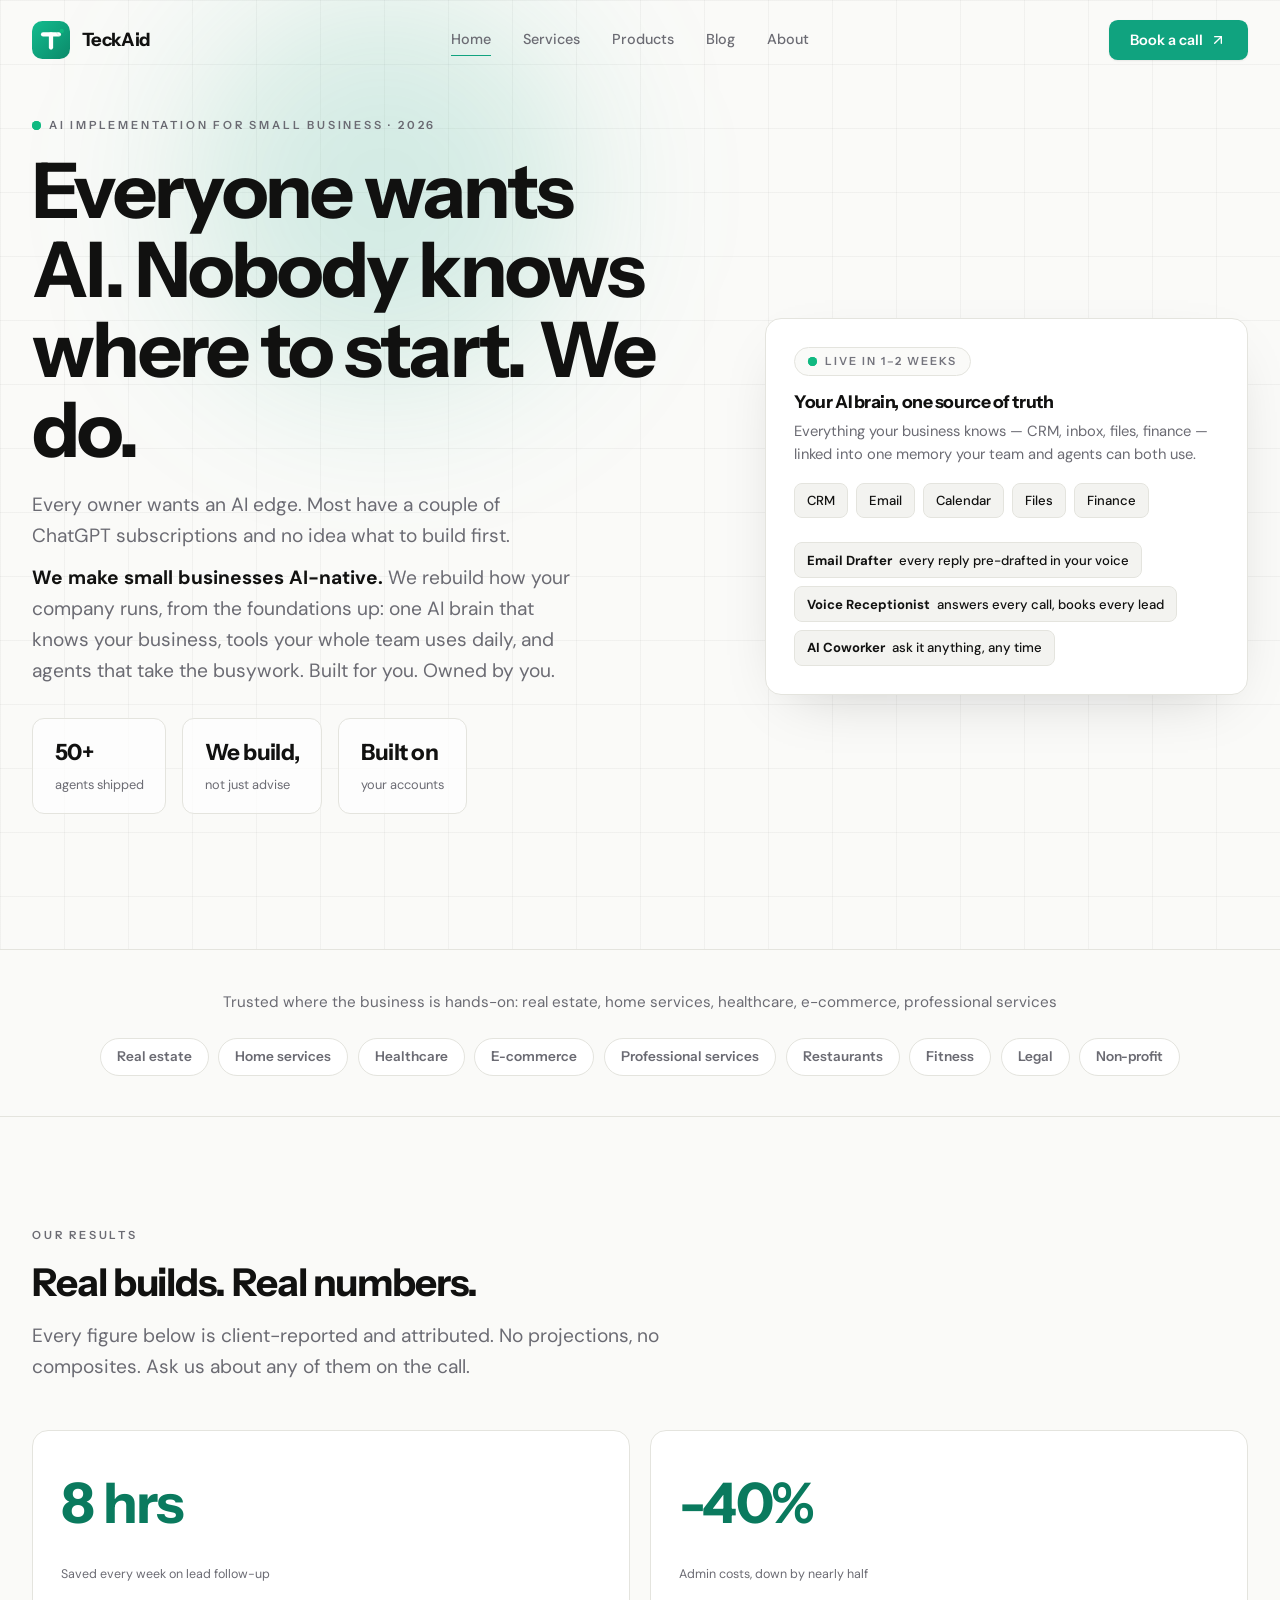
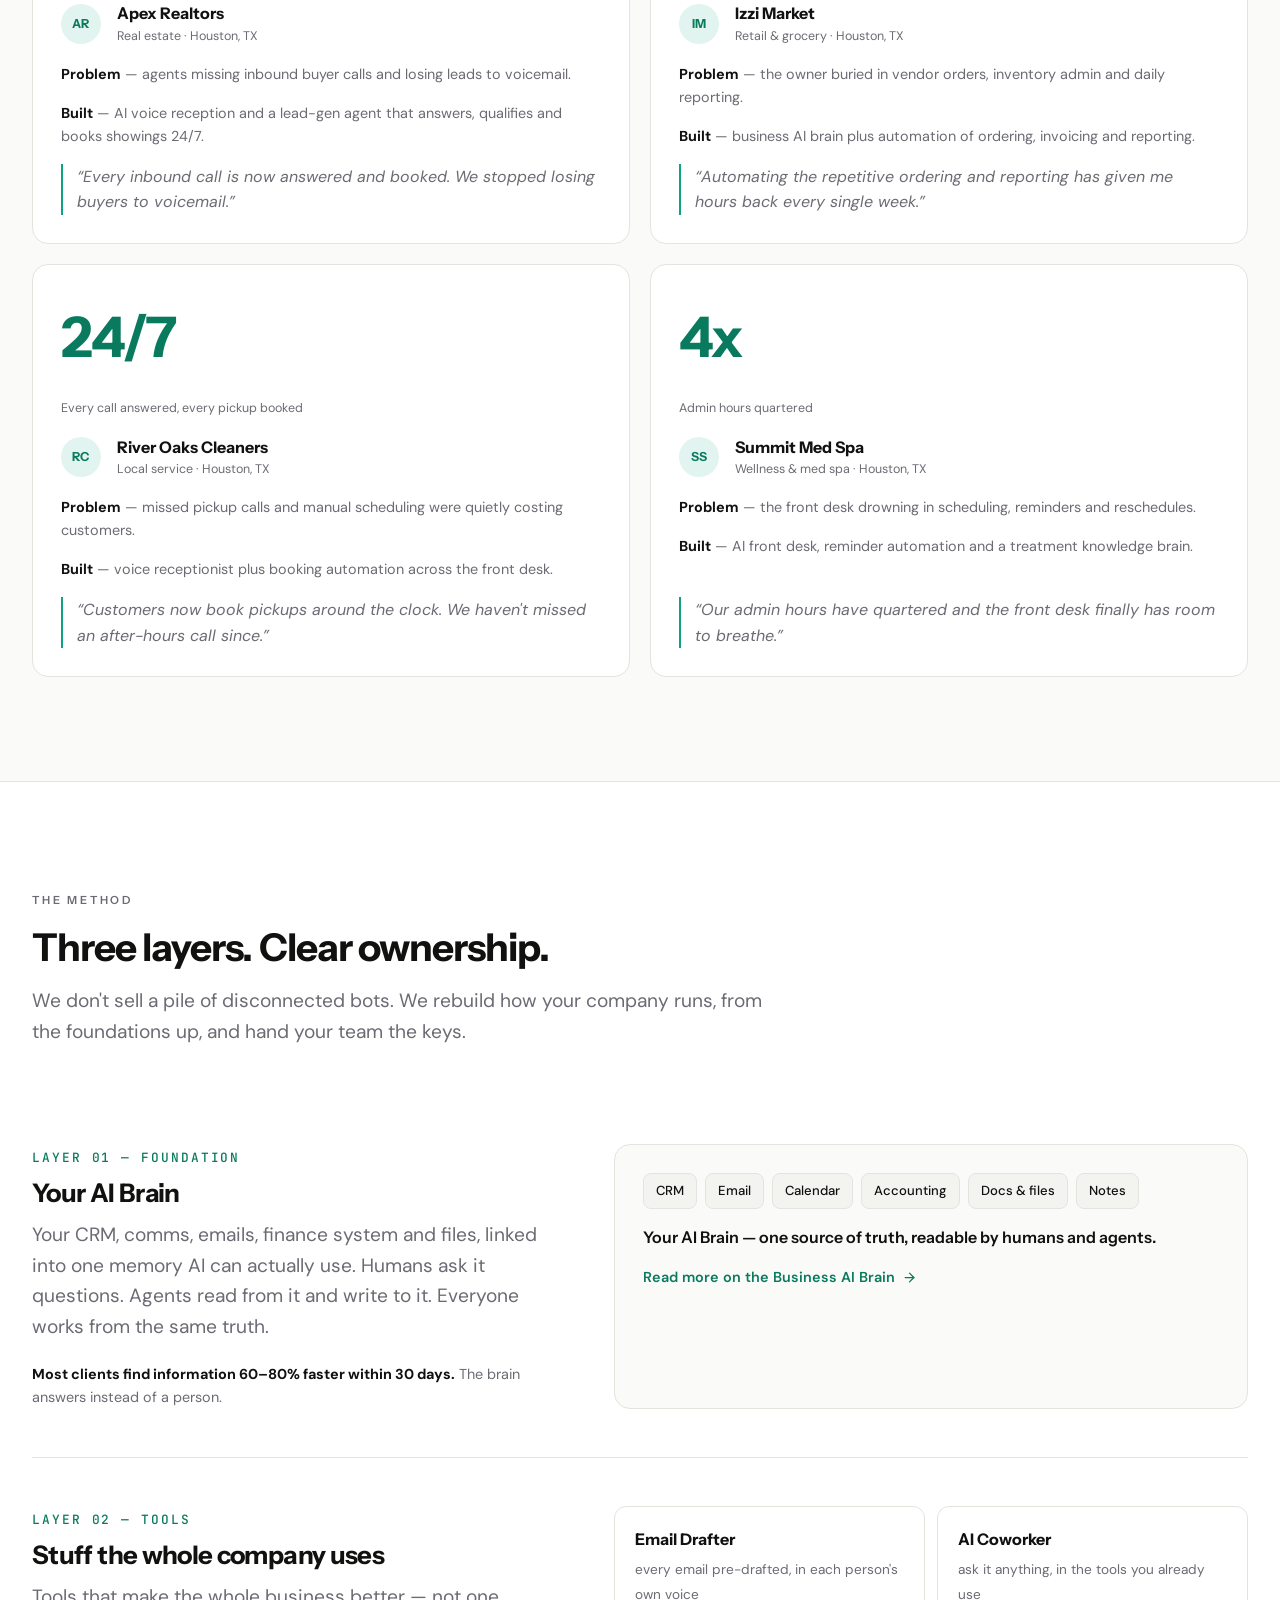
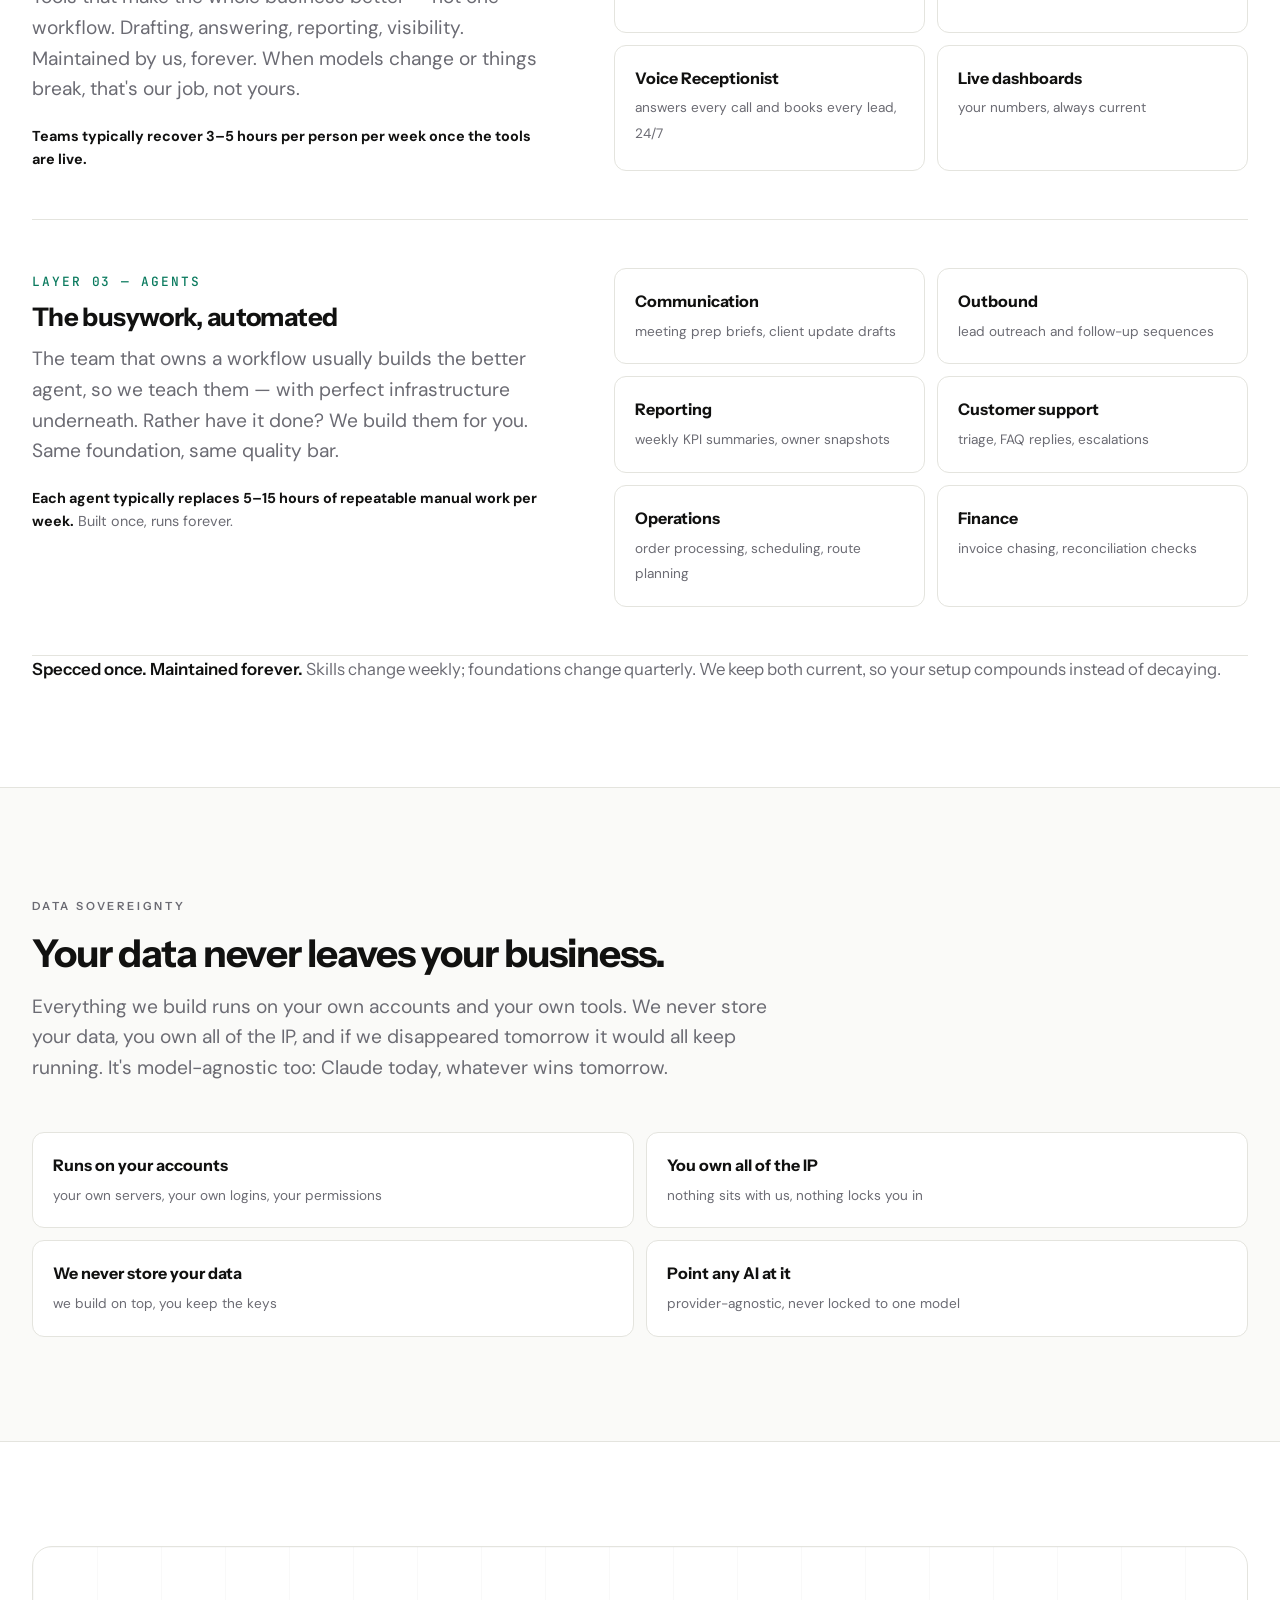
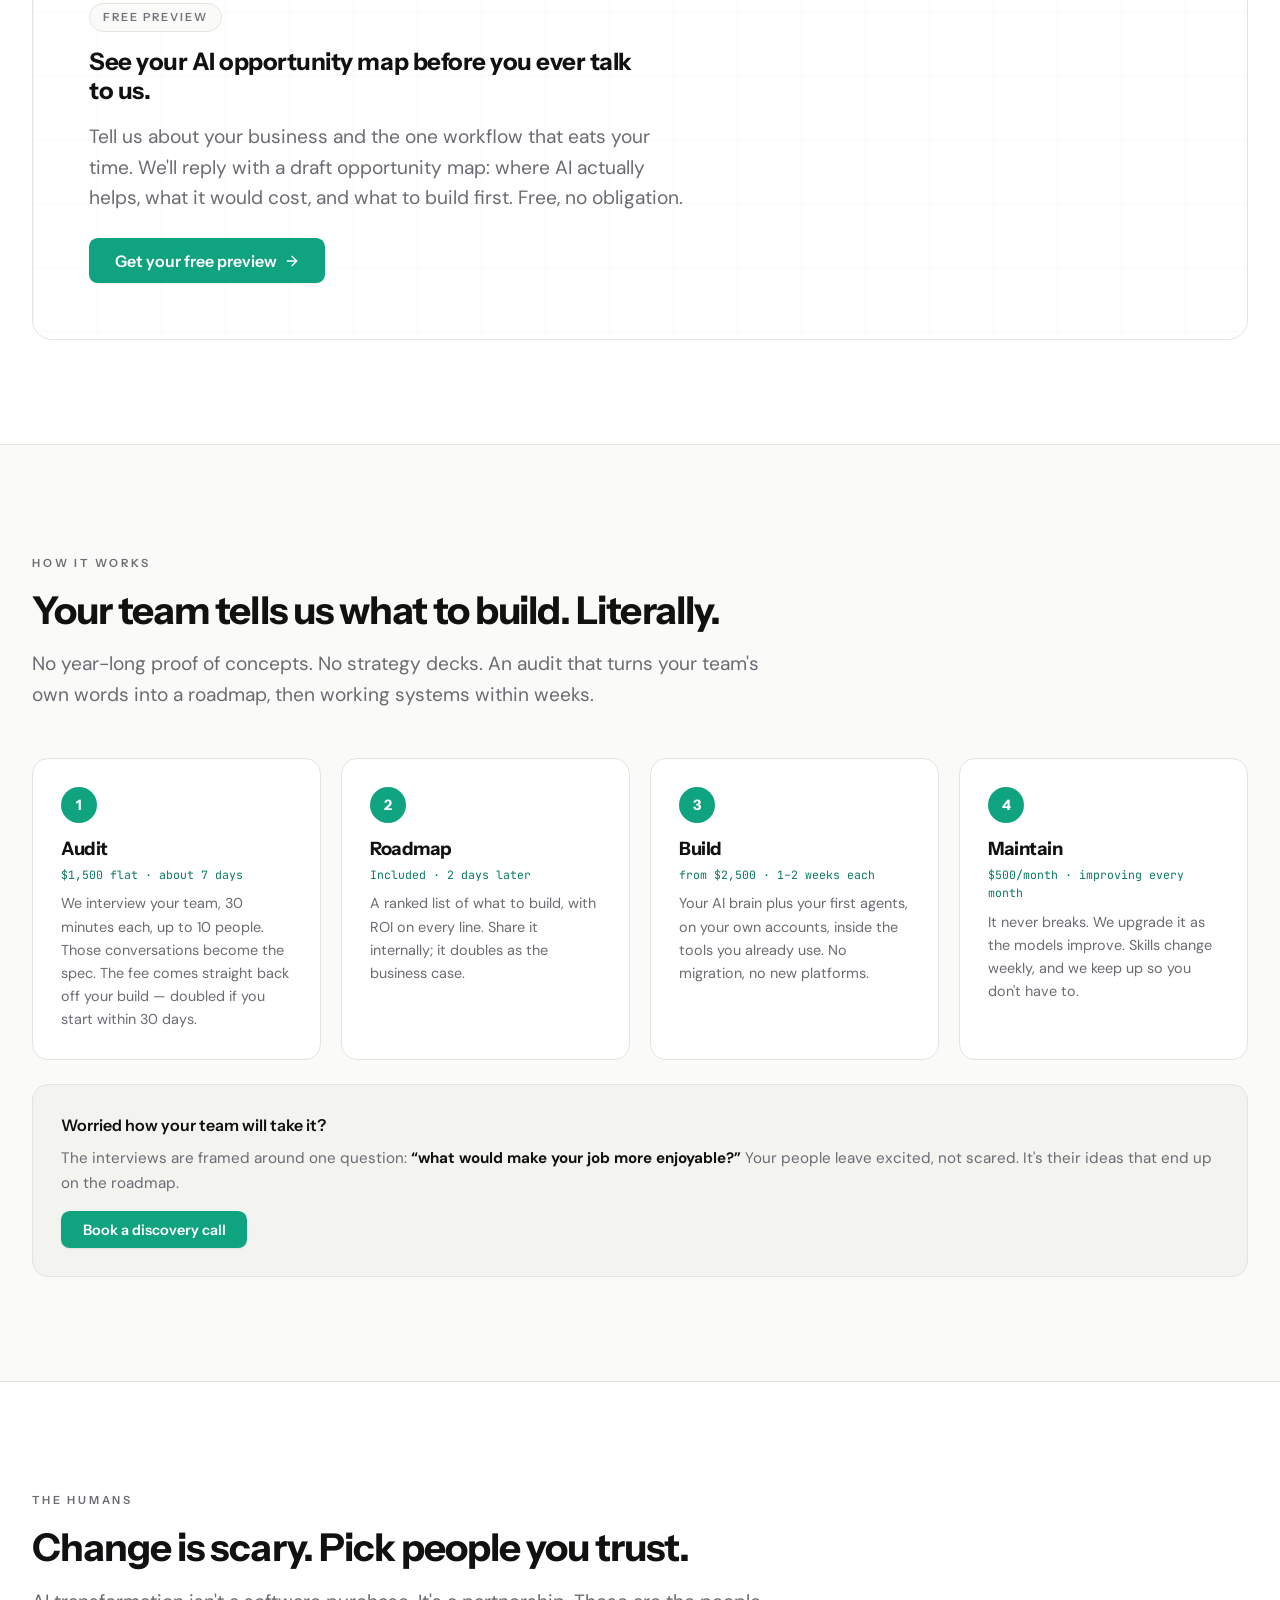
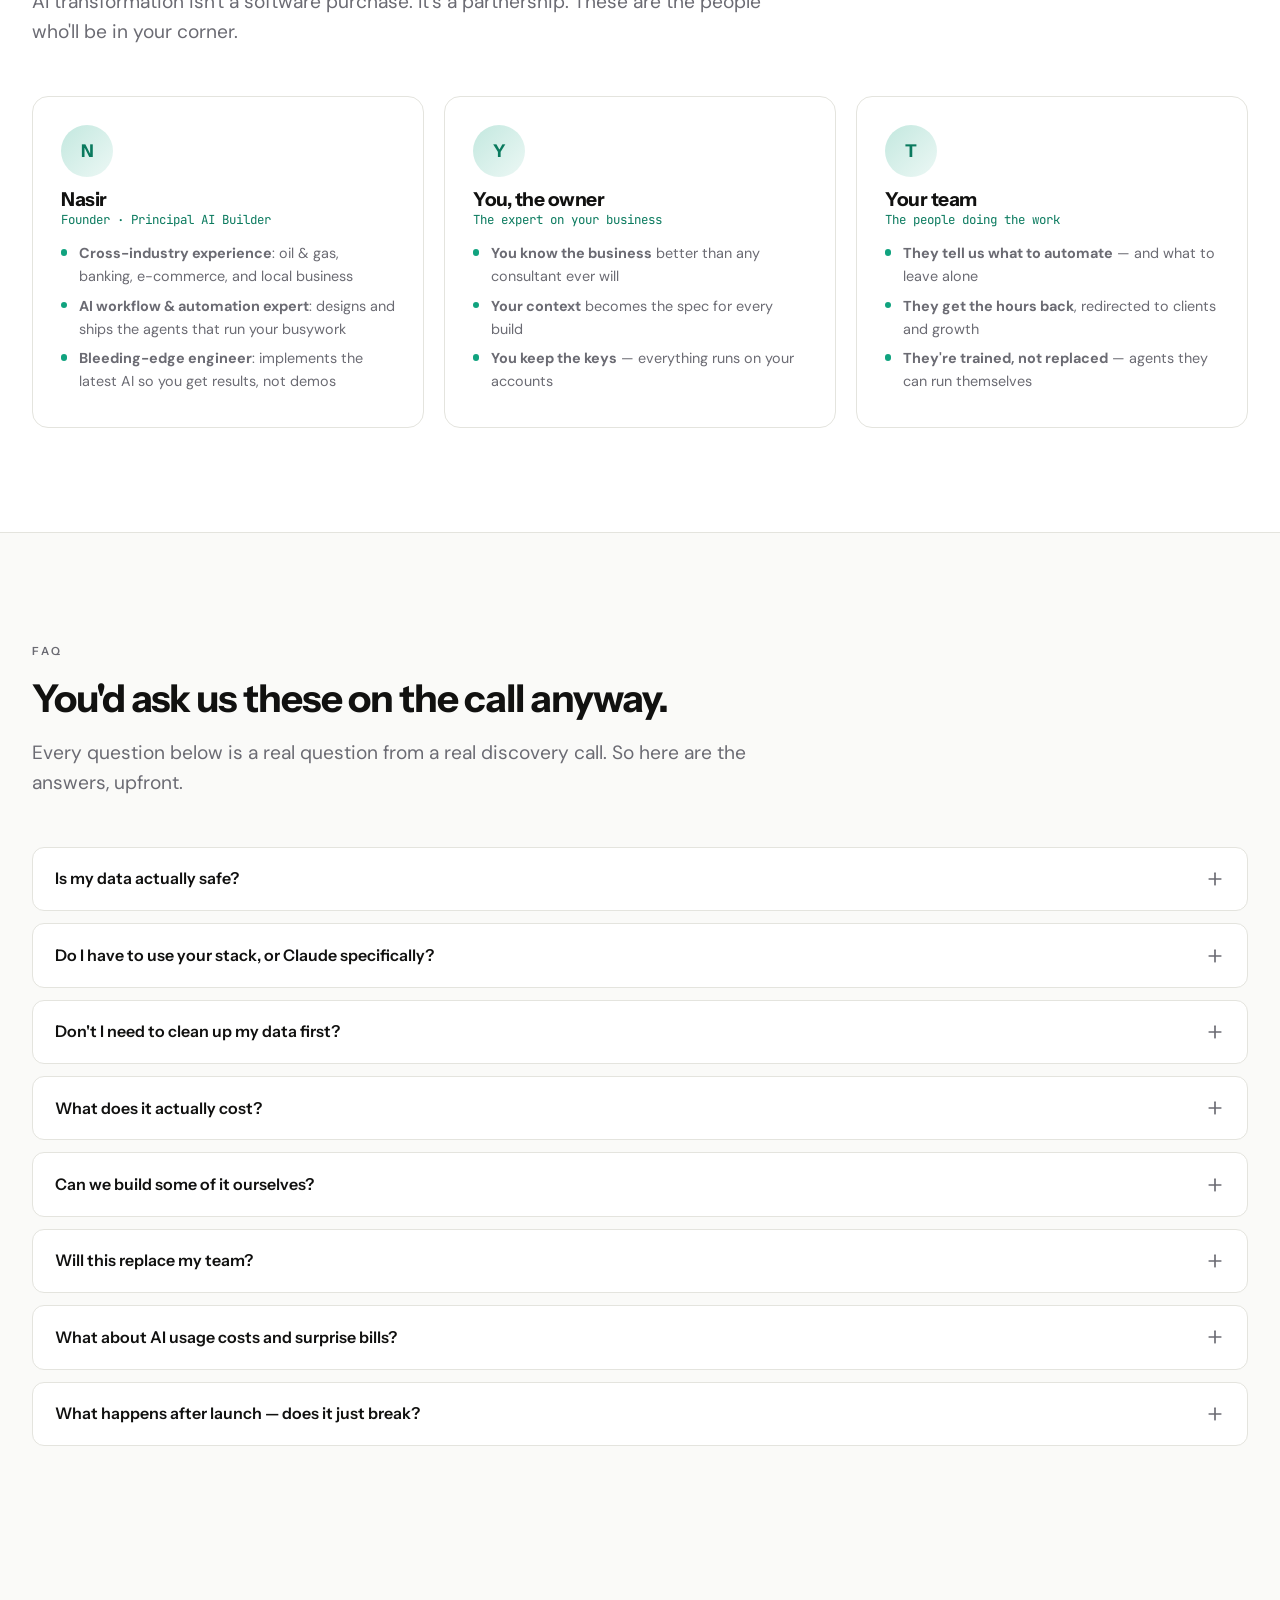
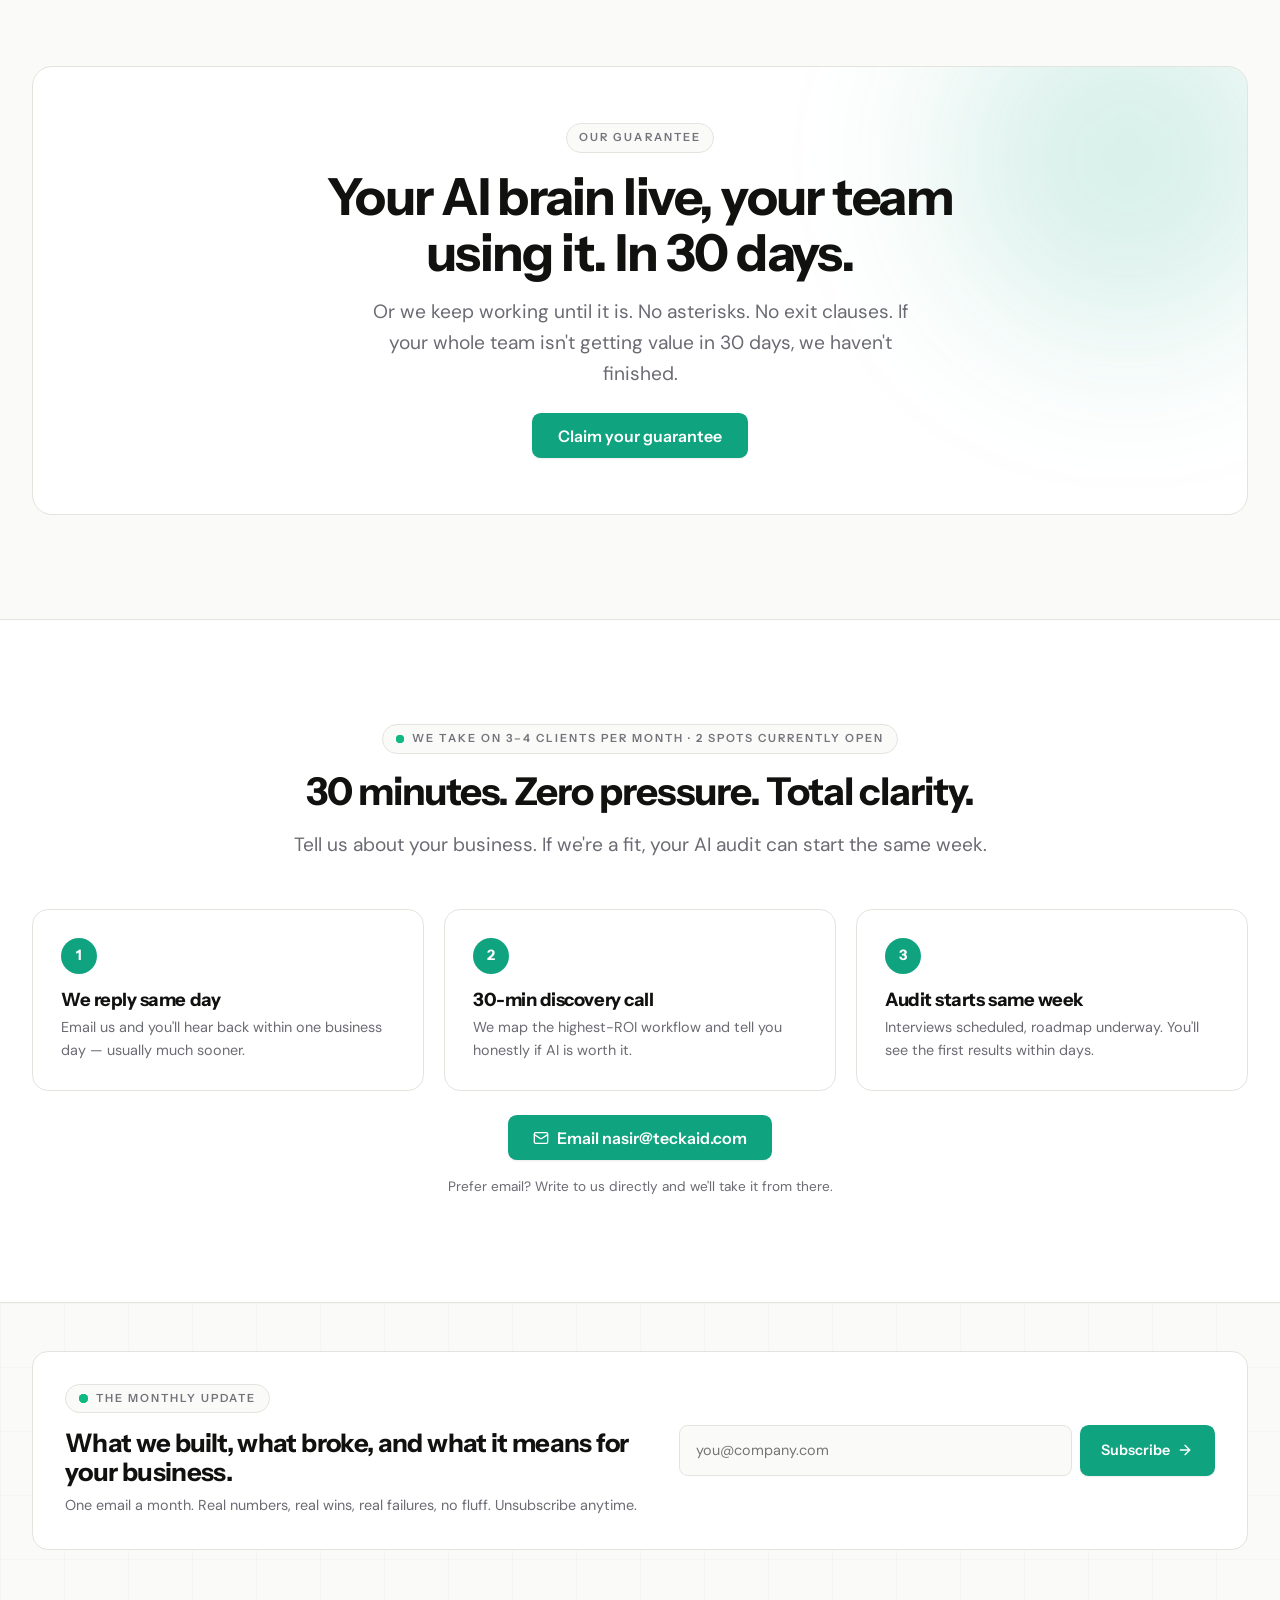
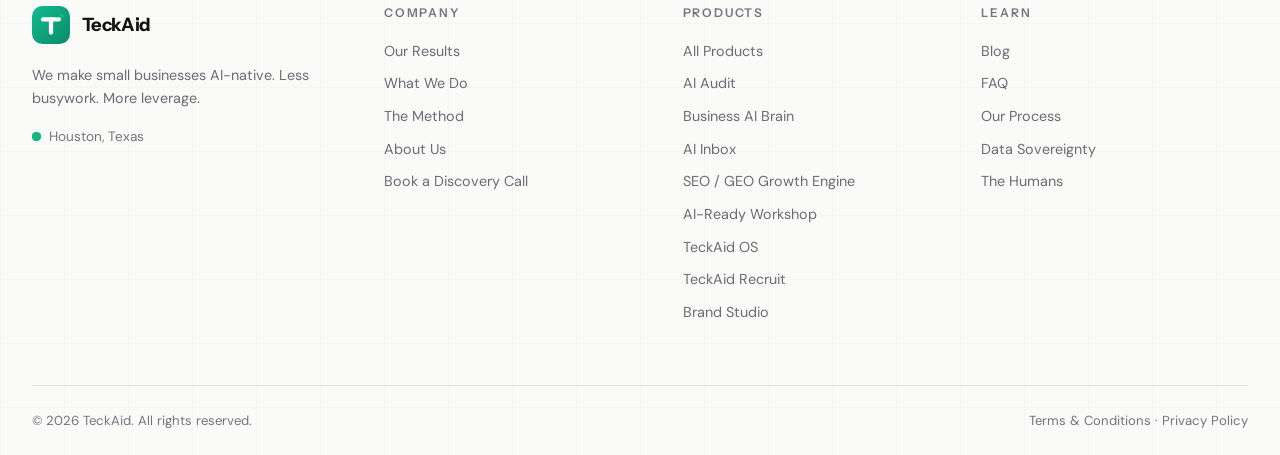
<file: index.html>
<!DOCTYPE html>
<html lang="en">
<head>
  <meta charset="UTF-8">
  <meta name="viewport" content="width=device-width, initial-scale=1.0">
  <title>We Make Small Businesses AI-Native | TeckAid</title>
  <meta name="description" content="Foundations first: one AI brain that knows your business, agents that take the busywork, and tools your whole team uses every day. From audit to roadmap in 14 days.">
  <meta property="og:title" content="We Make Small Businesses AI-Native | TeckAid">
  <meta property="og:description" content="One AI brain that knows your business, agents that take the busywork, tools your team uses daily. Built for small business. Owned by you.">
  <meta property="og:type" content="website">
  <link rel="icon" type="image/svg+xml" href="/assets/favicon.svg">
  <link rel="preconnect" href="https://fonts.googleapis.com">
  <link rel="preconnect" href="https://fonts.gstatic.com" crossorigin>
  <link href="https://fonts.googleapis.com/css2?family=Instrument+Sans:wght@400;500;600;700;800&family=DM+Sans:wght@400;500;600;700&family=JetBrains+Mono:wght@400;500&display=swap" rel="stylesheet">
  <link rel="stylesheet" href="/css/styles.css">
</head>
<body>

<header class="site-header">
  <div class="container">
    <nav class="nav-inner" aria-label="Main navigation">
      <a class="logo" href="/">
        <img class="logo-mark" src="/assets/logo-animated.svg" alt="TeckAid">
        <span>TeckAid</span>
      </a>
      <div class="nav-links">
        <a class="nav-link active" href="/">Home</a>
        <a class="nav-link" href="/services/">Services</a>
        <a class="nav-link" href="/products/">Products</a>
        <a class="nav-link" href="/blog/">Blog</a>
        <a class="nav-link" href="/about/">About</a>
      </div>
      <a class="btn btn-primary nav-cta" href="/contact/">Book a call
        <svg viewBox="0 0 24 24" fill="none" stroke="currentColor" stroke-width="2" stroke-linecap="round" stroke-linejoin="round"><path d="M7 17 17 7"/><path d="M7 7h10v10"/></svg>
      </a>
      <button class="menu-toggle" aria-expanded="false" aria-label="Toggle menu">
        <svg viewBox="0 0 24 24" fill="none" stroke="currentColor" stroke-width="2" stroke-linecap="round"><path d="M4 6h16"/><path d="M4 12h16"/><path d="M4 18h16"/></svg>
      </button>
    </nav>
    <div class="mobile-menu">
      <a href="/">Home</a>
      <a href="/services/">Services</a>
      <a href="/products/">Products</a>
      <a href="/blog/">Blog</a>
      <a href="/about/">About</a>
      <a href="/contact/">Book a call</a>
    </div>
  </div>
</header>

<main>

  <!-- HERO -->
  <section class="hero">
    <div class="absolute inset-0 grid-pattern" style="position:absolute; inset:0;"></div>
    <div class="orb orb-green" style="top:20%; left:30%; width:400px; height:400px; transform:translate(-50%,-50%);"></div>
    <div class="container">
      <div class="hero-grid">
        <div>
          <span class="eyebrow reveal"><span class="live-dot"></span> AI implementation for small business · 2026</span>
          <h1 class="display-xl reveal d1">Everyone wants AI. Nobody knows where to start. We do.</h1>
          <p class="lead reveal d2">Every owner wants an AI edge. Most have a couple of ChatGPT subscriptions and no idea what to build first.</p>
          <p class="lead reveal d2" style="margin-top:0.75rem;"><strong style="color:rgb(var(--text))">We make small businesses AI-native.</strong> We rebuild how your company runs, from the foundations up: one AI brain that knows your business, tools your whole team uses daily, and agents that take the busywork. Built for you. Owned by you.</p>
          <div class="hero-stats reveal d3">
            <div class="stat"><b>50+</b><span>agents shipped</span></div>
            <div class="stat"><b>We build,</b><span>not just advise</span></div>
            <div class="stat"><b>Built on</b><span>your accounts</span></div>
          </div>
          <div class="flex gap-2 wrap mt-3 reveal d3">
            <a class="btn btn-primary btn-lg btn-shine" href="/contact/">Book a free discovery call
              <svg viewBox="0 0 24 24" fill="none" stroke="currentColor" stroke-width="2" stroke-linecap="round" stroke-linejoin="round"><path d="M5 12h14"/><path d="m12 5 7 7-7 7"/></svg>
            </a>
            <a class="btn btn-ghost btn-lg" href="/products/">See what we build</a>
          </div>
        </div>

        <aside class="hero-panel reveal d2" style="margin-top:1rem;">
          <span class="pill"><span class="live-dot"></span> Live in 1–2 weeks</span>
          <h3>Your AI brain, one source of truth</h3>
          <p class="text-muted" style="font-size:0.92rem;">Everything your business knows — CRM, inbox, files, finance — linked into one memory your team and agents can both use.</p>
          <div class="chip-row mt-2">
            <span class="chip">CRM</span><span class="chip">Email</span><span class="chip">Calendar</span><span class="chip">Files</span><span class="chip">Finance</span>
          </div>
          <div class="mt-3">
            <span class="chip"><b>Email Drafter</b> every reply pre-drafted in your voice</span>
          </div>
          <div class="mt-1">
            <span class="chip"><b>Voice Receptionist</b> answers every call, books every lead</span>
          </div>
          <div class="mt-1">
            <span class="chip"><b>AI Coworker</b> ask it anything, any time</span>
          </div>
        </aside>
      </div>
    </div>
  </section>

  <!-- TRUSTED BY -->
  <section class="trusted">
    <div class="container">
      <p class="lead reveal">Trusted where the business is hands-on: real estate, home services, healthcare, e-commerce, professional services</p>
      <div class="industry-list reveal">
        <span class="industry-pill">Real estate</span>
        <span class="industry-pill">Home services</span>
        <span class="industry-pill">Healthcare</span>
        <span class="industry-pill">E-commerce</span>
        <span class="industry-pill">Professional services</span>
        <span class="industry-pill">Restaurants</span>
        <span class="industry-pill">Fitness</span>
        <span class="industry-pill">Legal</span>
        <span class="industry-pill">Non-profit</span>
      </div>
    </div>
  </section>

  <!-- RESULTS -->
  <section class="section" id="results">
    <div class="container">
      <div class="section-head reveal">
        <span class="eyebrow">Our results</span>
        <h2 class="display-md">Real builds. Real numbers.</h2>
        <p class="lead mt-2">Every figure below is client-reported and attributed. No projections, no composites. Ask us about any of them on the call.</p>
      </div>

      <div class="results-grid">
        <article class="card card-pad result-card reveal">
          <b class="result-big">8 hrs</b>
          <span class="tag">Saved every week on lead follow-up</span>
          <div class="flex items-center gap-2">
            <span class="monogram">AR</span>
            <div>
              <b style="font-family:var(--font-display);">Apex Realtors</b>
              <div class="tag">Real estate · Houston, TX</div>
            </div>
          </div>
          <p class="text-muted" style="font-size:0.9rem;"><b style="color:rgb(var(--text));">Problem</b> — agents missing inbound buyer calls and losing leads to voicemail.</p>
          <p class="text-muted" style="font-size:0.9rem;"><b style="color:rgb(var(--text));">Built</b> — AI voice reception and a lead-gen agent that answers, qualifies and books showings 24/7.</p>
          <blockquote>“Every inbound call is now answered and booked. We stopped losing buyers to voicemail.”</blockquote>
        </article>

        <article class="card card-pad result-card reveal d1">
          <b class="result-big">-40%</b>
          <span class="tag">Admin costs, down by nearly half</span>
          <div class="flex items-center gap-2">
            <span class="monogram">IM</span>
            <div>
              <b style="font-family:var(--font-display);">Izzi Market</b>
              <div class="tag">Retail &amp; grocery · Houston, TX</div>
            </div>
          </div>
          <p class="text-muted" style="font-size:0.9rem;"><b style="color:rgb(var(--text));">Problem</b> — the owner buried in vendor orders, inventory admin and daily reporting.</p>
          <p class="text-muted" style="font-size:0.9rem;"><b style="color:rgb(var(--text));">Built</b> — business AI brain plus automation of ordering, invoicing and reporting.</p>
          <blockquote>“Automating the repetitive ordering and reporting has given me hours back every single week.”</blockquote>
        </article>

        <article class="card card-pad result-card reveal">
          <b class="result-big">24/7</b>
          <span class="tag">Every call answered, every pickup booked</span>
          <div class="flex items-center gap-2">
            <span class="monogram">RC</span>
            <div>
              <b style="font-family:var(--font-display);">River Oaks Cleaners</b>
              <div class="tag">Local service · Houston, TX</div>
            </div>
          </div>
          <p class="text-muted" style="font-size:0.9rem;"><b style="color:rgb(var(--text));">Problem</b> — missed pickup calls and manual scheduling were quietly costing customers.</p>
          <p class="text-muted" style="font-size:0.9rem;"><b style="color:rgb(var(--text));">Built</b> — voice receptionist plus booking automation across the front desk.</p>
          <blockquote>“Customers now book pickups around the clock. We haven't missed an after-hours call since.”</blockquote>
        </article>

        <article class="card card-pad result-card reveal d1">
          <b class="result-big">4x</b>
          <span class="tag">Admin hours quartered</span>
          <div class="flex items-center gap-2">
            <span class="monogram">SS</span>
            <div>
              <b style="font-family:var(--font-display);">Summit Med Spa</b>
              <div class="tag">Wellness &amp; med spa · Houston, TX</div>
            </div>
          </div>
          <p class="text-muted" style="font-size:0.9rem;"><b style="color:rgb(var(--text));">Problem</b> — the front desk drowning in scheduling, reminders and reschedules.</p>
          <p class="text-muted" style="font-size:0.9rem;"><b style="color:rgb(var(--text));">Built</b> — AI front desk, reminder automation and a treatment knowledge brain.</p>
          <blockquote>“Our admin hours have quartered and the front desk finally has room to breathe.”</blockquote>
        </article>
      </div>
    </div>
  </section>

  <!-- METHOD -->
  <section class="section" id="method" style="background:rgb(var(--surface)); border-block:1px solid rgb(var(--border));">
    <div class="container">
      <div class="section-head reveal">
        <span class="eyebrow">The method</span>
        <h2 class="display-md">Three layers. Clear ownership.</h2>
        <p class="lead mt-2">We don't sell a pile of disconnected bots. We rebuild how your company runs, from the foundations up, and hand your team the keys.</p>
      </div>

      <div class="layer reveal">
        <div>
          <span class="layer-num">Layer 01 — Foundation</span>
          <h3>Your AI Brain</h3>
          <p class="lead">Your CRM, comms, emails, finance system and files, linked into one memory AI can actually use. Humans ask it questions. Agents read from it and write to it. Everyone works from the same truth.</p>
          <p style="font-size:0.9rem; color:rgb(var(--muted));"><strong style="color:rgb(var(--text));">Most clients find information 60–80% faster within 30 days.</strong> The brain answers instead of a person.</p>
        </div>
        <div class="card card-pad" style="background:rgb(var(--bg));">
          <div class="chip-row">
            <span class="chip">CRM</span><span class="chip">Email</span><span class="chip">Calendar</span><span class="chip">Accounting</span><span class="chip">Docs & files</span><span class="chip">Notes</span>
          </div>
          <p class="mt-2" style="font-weight:600; font-family:var(--font-display);">Your AI Brain — one source of truth, readable by humans and agents.</p>
          <a class="mt-2" style="display:inline-flex; align-items:center; gap:0.4rem; color:rgb(var(--accent-text)); font-weight:600; font-size:0.9rem;" href="/products/">Read more on the Business AI Brain
            <svg viewBox="0 0 24 24" width="15" height="15" fill="none" stroke="currentColor" stroke-width="2" stroke-linecap="round" stroke-linejoin="round"><path d="M5 12h14"/><path d="m12 5 7 7-7 7"/></svg>
          </a>
        </div>
      </div>

      <div class="layer reveal">
        <div>
          <span class="layer-num">Layer 02 — Tools</span>
          <h3>Stuff the whole company uses</h3>
          <p class="lead">Tools that make the whole business better — not one workflow. Drafting, answering, reporting, visibility. Maintained by us, forever. When models change or things break, that's our job, not yours.</p>
          <p style="font-size:0.9rem; color:rgb(var(--muted));"><strong style="color:rgb(var(--text));">Teams typically recover 3–5 hours per person per week once the tools are live.</strong></p>
        </div>
        <div class="feature-list">
          <div class="feature"><b>Email Drafter</b><span>every email pre-drafted, in each person's own voice</span></div>
          <div class="feature"><b>AI Coworker</b><span>ask it anything, in the tools you already use</span></div>
          <div class="feature"><b>Voice Receptionist</b><span>answers every call and books every lead, 24/7</span></div>
          <div class="feature"><b>Live dashboards</b><span>your numbers, always current</span></div>
        </div>
      </div>

      <div class="layer reveal">
        <div>
          <span class="layer-num">Layer 03 — Agents</span>
          <h3>The busywork, automated</h3>
          <p class="lead">The team that owns a workflow usually builds the better agent, so we teach them — with perfect infrastructure underneath. Rather have it done? We build them for you. Same foundation, same quality bar.</p>
          <p style="font-size:0.9rem; color:rgb(var(--muted));"><strong style="color:rgb(var(--text));">Each agent typically replaces 5–15 hours of repeatable manual work per week.</strong> Built once, runs forever.</p>
        </div>
        <div class="feature-list">
          <div class="feature"><b>Communication</b><span>meeting prep briefs, client update drafts</span></div>
          <div class="feature"><b>Outbound</b><span>lead outreach and follow-up sequences</span></div>
          <div class="feature"><b>Reporting</b><span>weekly KPI summaries, owner snapshots</span></div>
          <div class="feature"><b>Customer support</b><span>triage, FAQ replies, escalations</span></div>
          <div class="feature"><b>Operations</b><span>order processing, scheduling, route planning</span></div>
          <div class="feature"><b>Finance</b><span>invoice chasing, reconciliation checks</span></div>
        </div>
      </div>

      <p class="reveal" style="font-family:var(--font-display); font-weight:600; font-size:1.05rem;">Specced once. Maintained forever. <span style="color:rgb(var(--muted)); font-weight:400;">Skills change weekly; foundations change quarterly. We keep both current, so your setup compounds instead of decaying.</span></p>
    </div>
  </section>

  <!-- DATA SOVEREIGNTY -->
  <section class="section" id="data">
    <div class="container">
      <div class="section-head reveal">
        <span class="eyebrow">Data sovereignty</span>
        <h2 class="display-md">Your data never leaves your business.</h2>
        <p class="lead mt-2">Everything we build runs on your own accounts and your own tools. We never store your data, you own all of the IP, and if we disappeared tomorrow it would all keep running. It's model-agnostic too: Claude today, whatever wins tomorrow.</p>
      </div>
      <div class="feature-list reveal">
        <div class="feature"><b>Runs on your accounts</b><span>your own servers, your own logins, your permissions</span></div>
        <div class="feature"><b>You own all of the IP</b><span>nothing sits with us, nothing locks you in</span></div>
        <div class="feature"><b>We never store your data</b><span>we build on top, you keep the keys</span></div>
        <div class="feature"><b>Point any AI at it</b><span>provider-agnostic, never locked to one model</span></div>
      </div>
    </div>
  </section>

  <!-- FREE PREVIEW -->
  <section class="section" id="preview" style="background:rgb(var(--surface)); border-block:1px solid rgb(var(--border));">
    <div class="container">
      <div class="band reveal">
        <div class="absolute grid-pattern" style="position:absolute; inset:0; opacity:0.6;"></div>
        <div class="band-inner">
          <span class="pill">Free preview</span>
          <h2 class="display-sm mt-2" style="max-width:34rem;">See your AI opportunity map before you ever talk to us.</h2>
          <p class="lead mt-2" style="max-width:38rem;">Tell us about your business and the one workflow that eats your time. We'll reply with a draft opportunity map: where AI actually helps, what it would cost, and what to build first. Free, no obligation.</p>
          <div class="mt-3"><a class="btn btn-primary btn-lg" href="/contact/">Get your free preview
            <svg viewBox="0 0 24 24" fill="none" stroke="currentColor" stroke-width="2" stroke-linecap="round" stroke-linejoin="round"><path d="M5 12h14"/><path d="m12 5 7 7-7 7"/></svg></a></div>
        </div>
      </div>
    </div>
  </section>

  <!-- HOW IT WORKS -->
  <section class="section" id="process">
    <div class="container">
      <div class="section-head reveal">
        <span class="eyebrow">How it works</span>
        <h2 class="display-md">Your team tells us what to build. Literally.</h2>
        <p class="lead mt-2">No year-long proof of concepts. No strategy decks. An audit that turns your team's own words into a roadmap, then working systems within weeks.</p>
      </div>

      <div class="steps-grid">
        <article class="card card-pad step-card reveal">
          <span class="step-num">1</span>
          <h3>Audit</h3>
          <div class="meta">$1,500 flat · about 7 days</div>
          <p>We interview your team, 30 minutes each, up to 10 people. Those conversations become the spec. The fee comes straight back off your build — doubled if you start within 30 days.</p>
        </article>
        <article class="card card-pad step-card reveal d1">
          <span class="step-num">2</span>
          <h3>Roadmap</h3>
          <div class="meta">Included · 2 days later</div>
          <p>A ranked list of what to build, with ROI on every line. Share it internally; it doubles as the business case.</p>
        </article>
        <article class="card card-pad step-card reveal d2">
          <span class="step-num">3</span>
          <h3>Build</h3>
          <div class="meta">from $2,500 · 1–2 weeks each</div>
          <p>Your AI brain plus your first agents, on your own accounts, inside the tools you already use. No migration, no new platforms.</p>
        </article>
        <article class="card card-pad step-card reveal d3">
          <span class="step-num">4</span>
          <h3>Maintain</h3>
          <div class="meta">$500/month · improving every month</div>
          <p>It never breaks. We upgrade it as the models improve. Skills change weekly, and we keep up so you don't have to.</p>
        </article>
      </div>

      <div class="card card-pad reveal mt-3" style="background:rgb(var(--surface-up));">
        <p style="font-family:var(--font-display); font-weight:600;">Worried how your team will take it?</p>
        <p class="text-muted mt-1" style="font-size:0.95rem;">The interviews are framed around one question: <strong style="color:rgb(var(--text));">“what would make your job more enjoyable?”</strong> Your people leave excited, not scared. It's their ideas that end up on the roadmap.</p>
        <div class="mt-2"><a class="btn btn-primary" href="/contact/">Book a discovery call</a></div>
      </div>
    </div>
  </section>

  <!-- HUMANS -->
  <section class="section" id="humans" style="background:rgb(var(--surface)); border-block:1px solid rgb(var(--border));">
    <div class="container">
      <div class="section-head reveal">
        <span class="eyebrow">The humans</span>
        <h2 class="display-md">Change is scary. Pick people you trust.</h2>
        <p class="lead mt-2">AI transformation isn't a software purchase. It's a partnership. These are the people who'll be in your corner.</p>
      </div>

      <div class="team-grid">
        <article class="card card-pad team-card reveal">
          <div class="avatar">N</div>
          <div>
            <h3>Nasir</h3>
            <div class="role">Founder · Principal AI Builder</div>
          </div>
          <ul>
            <li><strong>Cross-industry experience</strong>: oil &amp; gas, banking, e-commerce, and local business</li>
            <li><strong>AI workflow &amp; automation expert</strong>: designs and ships the agents that run your busywork</li>
            <li><strong>Bleeding-edge engineer</strong>: implements the latest AI so you get results, not demos</li>
          </ul>
        </article>

        <article class="card card-pad team-card reveal d1">
          <div class="avatar">Y</div>
          <div>
            <h3>You, the owner</h3>
            <div class="role">The expert on your business</div>
          </div>
          <ul>
            <li><strong>You know the business</strong> better than any consultant ever will</li>
            <li><strong>Your context</strong> becomes the spec for every build</li>
            <li><strong>You keep the keys</strong> — everything runs on your accounts</li>
          </ul>
        </article>

        <article class="card card-pad team-card reveal d2">
          <div class="avatar">T</div>
          <div>
            <h3>Your team</h3>
            <div class="role">The people doing the work</div>
          </div>
          <ul>
            <li><strong>They tell us what to automate</strong> — and what to leave alone</li>
            <li><strong>They get the hours back</strong>, redirected to clients and growth</li>
            <li><strong>They're trained, not replaced</strong> — agents they can run themselves</li>
          </ul>
        </article>
      </div>
    </div>
  </section>

  <!-- FAQ -->
  <section class="section" id="faq">
    <div class="container">
      <div class="section-head reveal">
        <span class="eyebrow">FAQ</span>
        <h2 class="display-md">You'd ask us these on the call anyway.</h2>
        <p class="lead mt-2">Every question below is a real question from a real discovery call. So here are the answers, upfront.</p>
      </div>

      <div class="reveal">
        <div class="faq-item">
          <button class="faq-q">Is my data actually safe?<svg viewBox="0 0 24 24" fill="none" stroke="currentColor" stroke-width="2" stroke-linecap="round"><path d="M12 5v14"/><path d="M5 12h14"/></svg></button>
          <div class="faq-a"><div class="faq-a-inner"><p>Sensible instinct. Everything we build runs on your own accounts and tools, ring-fenced per person using your existing permissions: payroll stays with payroll. Nothing sits with us, and if we disappeared tomorrow it would all keep running. No AI policy yet? We write it with you first, so your whole team knows what they can and can't plug in.</p></div></div>
        </div>

        <div class="faq-item">
          <button class="faq-q">Do I have to use your stack, or Claude specifically?<svg viewBox="0 0 24 24" fill="none" stroke="currentColor" stroke-width="2" stroke-linecap="round"><path d="M12 5v14"/><path d="M5 12h14"/></svg></button>
          <div class="faq-a"><div class="faq-a-inner"><p>Neither. You own all the IP, and what we build is deliberately model-agnostic: point Claude at it today, point whatever wins next year at it tomorrow. The models will keep leapfrogging each other; your foundation shouldn't care.</p></div></div>
        </div>

        <div class="faq-item">
          <button class="faq-q">Don't I need to clean up my data first?<svg viewBox="0 0 24 24" fill="none" stroke="currentColor" stroke-width="2" stroke-linecap="round"><path d="M12 5v14"/><path d="M5 12h14"/></svg></button>
          <div class="faq-a"><div class="faq-a-inner"><p>No, and that instinct delays businesses by a year. The brain makes sense of messy data: spreadsheets, inboxes, even three systems from old acquisitions. It actually cleans backwards, because wrong facts surface fast once everything is connected. Don't let the cleanup be the blocker. “It's all in the inboxes” is the starting state for most of our clients.</p></div></div>
        </div>

        <div class="faq-item">
          <button class="faq-q">What does it actually cost?<svg viewBox="0 0 24 24" fill="none" stroke="currentColor" stroke-width="2" stroke-linecap="round"><path d="M12 5v14"/><path d="M5 12h14"/></svg></button>
          <div class="faq-a"><div class="faq-a-inner"><p>The audit is a flat $1,500 for up to 10 interviews, and the full fee is credited towards your build. Builds start at $2,500, and maintenance is a flat $500 per month. Everything is priced to be less than half the ROI it returns, and if the numbers don't work for your business, we'll tell you on the call.</p></div></div>
        </div>

        <div class="faq-item">
          <button class="faq-q">Can we build some of it ourselves?<svg viewBox="0 0 24 24" fill="none" stroke="currentColor" stroke-width="2" stroke-linecap="round"><path d="M12 5v14"/><path d="M5 12h14"/></svg></button>
          <div class="faq-a"><div class="faq-a-inner"><p>Parts of it, yes, and they should. The team that owns a workflow usually builds the better agent, so we onboard your people to build that layer themselves — or we build it for you, your call. What nobody internally wants to build (or worse, maintain) is the foundation: the brain, the cross-team plumbing, the governance. That's the layer we own: specced once, maintained forever.</p></div></div>
        </div>

        <div class="faq-item">
          <button class="faq-q">Will this replace my team?<svg viewBox="0 0 24 24" fill="none" stroke="currentColor" stroke-width="2" stroke-linecap="round"><path d="M12 5v14"/><path d="M5 12h14"/></svg></button>
          <div class="faq-a"><div class="faq-a-inner"><p>It's the most common fear, and we handle it head-on. The audit interviews are framed around one question: “what would make your job more enjoyable?” We're removing the work a machine should do, not the people. Among our clients so far, nobody has downsized; they've redirected the hours into clients and the work that grows the business.</p></div></div>
        </div>

        <div class="faq-item">
          <button class="faq-q">What about AI usage costs and surprise bills?<svg viewBox="0 0 24 24" fill="none" stroke="currentColor" stroke-width="2" stroke-linecap="round"><path d="M12 5v14"/><path d="M5 12h14"/></svg></button>
          <div class="faq-a"><div class="faq-a-inner"><p>You've read the horror stories. So have we. You own your own AI accounts. Our fees never include AI usage costs, and team subscriptions keep those flat and predictable. Maintenance is a flat monthly fee covering fixes, model upgrades and improvements: no surprise bills from either side.</p></div></div>
        </div>

        <div class="faq-item">
          <button class="faq-q">What happens after launch — does it just break?<svg viewBox="0 0 24 24" fill="none" stroke="currentColor" stroke-width="2" stroke-linecap="round"><path d="M12 5v14"/><path d="M5 12h14"/></svg></button>
          <div class="faq-a"><div class="faq-a-inner"><p>A brain that's right on day one and wrong by day 365 is worse than no brain: one wrong answer costs your team's trust. That's why maintenance is the product, not an afterthought. Daily ingestion, weekly accuracy passes, model upgrades as they ship, for a flat $500 per month. It becomes our problem, not yours.</p></div></div>
        </div>
      </div>
    </div>
  </section>

  <!-- GUARANTEE -->
  <section class="section" id="guarantee">
    <div class="container">
      <div class="band reveal">
        <div class="orb orb-green" style="top:-20%; right:-5%; width:360px; height:360px;"></div>
        <div class="band-inner" style="text-align:center;">
          <span class="pill">Our guarantee</span>
          <h2 class="display-lg mt-2" style="margin-inline:auto; max-width:40rem;">Your AI brain live, your team using it. In 30 days.</h2>
          <p class="lead mt-2" style="margin-inline:auto; max-width:36rem;">Or we keep working until it is. No asterisks. No exit clauses. If your whole team isn't getting value in 30 days, we haven't finished.</p>
          <div class="flex gap-2 justify-center wrap mt-3">
            <a class="btn btn-primary btn-lg btn-shine" href="/contact/">Claim your guarantee</a>
          </div>
        </div>
      </div>
    </div>
  </section>

  <!-- GET STARTED -->
  <section class="section" id="contact" style="background:rgb(var(--surface)); border-top:1px solid rgb(var(--border));">
    <div class="container">
      <div class="section-head center reveal">
        <span class="pill"><span class="live-dot"></span> We take on 3–4 clients per month · 2 spots currently open</span>
        <h2 class="display-md mt-2">30 minutes. Zero pressure. Total clarity.</h2>
        <p class="lead mt-2">Tell us about your business. If we're a fit, your AI audit can start the same week.</p>
      </div>

      <div class="cols-3 reveal">
        <article class="card card-pad step-card">
          <span class="step-num">1</span>
          <h3>We reply same day</h3>
          <p>Email us and you'll hear back within one business day — usually much sooner.</p>
        </article>
        <article class="card card-pad step-card">
          <span class="step-num">2</span>
          <h3>30-min discovery call</h3>
          <p>We map the highest-ROI workflow and tell you honestly if AI is worth it.</p>
        </article>
        <article class="card card-pad step-card">
          <span class="step-num">3</span>
          <h3>Audit starts same week</h3>
          <p>Interviews scheduled, roadmap underway. You'll see the first results within days.</p>
        </article>
      </div>

      <div class="reveal mt-3" style="text-align:center;">
        <a class="btn btn-primary btn-lg btn-shine" href="mailto:nasir@teckaid.com">
          <svg viewBox="0 0 24 24" fill="none" stroke="currentColor" stroke-width="2" stroke-linecap="round" stroke-linejoin="round"><rect width="20" height="16" x="2" y="4" rx="2"/><path d="m22 7-8.97 5.7a1.94 1.94 0 0 1-2.06 0L2 7"/></svg>
          Email nasir@teckaid.com
        </a>
        <p class="text-muted mt-2" style="font-size:0.85rem;">Prefer email? Write to us directly and we'll take it from there.</p>
      </div>
    </div>
  </section>

</main>

<footer class="footer">
  <div class="absolute grid-pattern" style="position:absolute; inset:0; opacity:0.5;"></div>
  <div class="container" style="position:relative;">
    <div class="newsletter reveal" style="margin-top:3rem;">
      <div>
        <span class="pill"><span class="live-dot"></span> The Monthly Update</span>
        <h3 class="mt-2" style="font-size:1.6rem;">What we built, what broke, and what it means for your business.</h3>
        <p class="text-muted mt-1" style="font-size:0.9rem;">One email a month. Real numbers, real wins, real failures, no fluff. Unsubscribe anytime.</p>
      </div>
      <form class="flex gap-1 wrap" action="mailto:nasir@teckaid.com" method="post" enctype="text/plain">
        <input class="field" style="flex:1; min-width:180px;" type="email" name="email" placeholder="you@company.com" aria-label="Your email" required>
        <button class="btn btn-primary" type="submit">Subscribe
          <svg viewBox="0 0 24 24" fill="none" stroke="currentColor" stroke-width="2" stroke-linecap="round" stroke-linejoin="round"><path d="M5 12h14"/><path d="m12 5 7 7-7 7"/></svg>
        </button>
      </form>
    </div>

    <div class="footer-grid">
      <div>
        <a class="logo" href="/">
          <img class="logo-mark" src="/assets/logo-animated.svg" alt="TeckAid">
          <span>TeckAid</span>
        </a>
        <p class="desc">We make small businesses AI-native. Less busywork. More leverage.</p>
        <div class="flex items-center gap-1 mt-2" style="font-size:0.85rem; color:rgb(var(--faint));"><span class="live-dot"></span> Houston, Texas</div>
      </div>
      <div class="footer-col">
        <h4>Company</h4>
        <a href="/#results">Our Results</a>
        <a href="/services/">What We Do</a>
        <a href="/#method">The Method</a>
        <a href="/about/">About Us</a>
        <a href="/contact/">Book a Discovery Call</a>
      </div>
      <div class="footer-col">
        <h4>Products</h4>
        <a href="/products/">All Products</a>
        <a href="/products/#ai-audit">AI Audit</a>
        <a href="/products/#ai-brain">Business AI Brain</a>
        <a href="/products/#ai-inbox">AI Inbox</a>
        <a href="/products/#seo-geo">SEO / GEO Growth Engine</a>
        <a href="/products/#workshop">AI-Ready Workshop</a>
        <a href="/products/#teckaid-os">TeckAid OS</a>
        <a href="/products/#teckaid-recruit">TeckAid Recruit</a>
        <a href="/products/#brand-studio">Brand Studio</a>
      </div>
      <div class="footer-col">
        <h4>Learn</h4>
        <a href="/blog/">Blog</a>
        <a href="/#faq">FAQ</a>
        <a href="/#process">Our Process</a>
        <a href="/#data">Data Sovereignty</a>
        <a href="/#humans">The Humans</a>
      </div>
    </div>

    <div class="footer-bottom">
      <span>© <span data-year>2026</span> TeckAid. All rights reserved.</span>
      <span><a href="/terms/">Terms &amp; Conditions</a> · <a href="/privacy/">Privacy Policy</a></span>
    </div>
  </div>
</footer>

<script src="/js/main.js"></script>
</body>
</html>
</file>
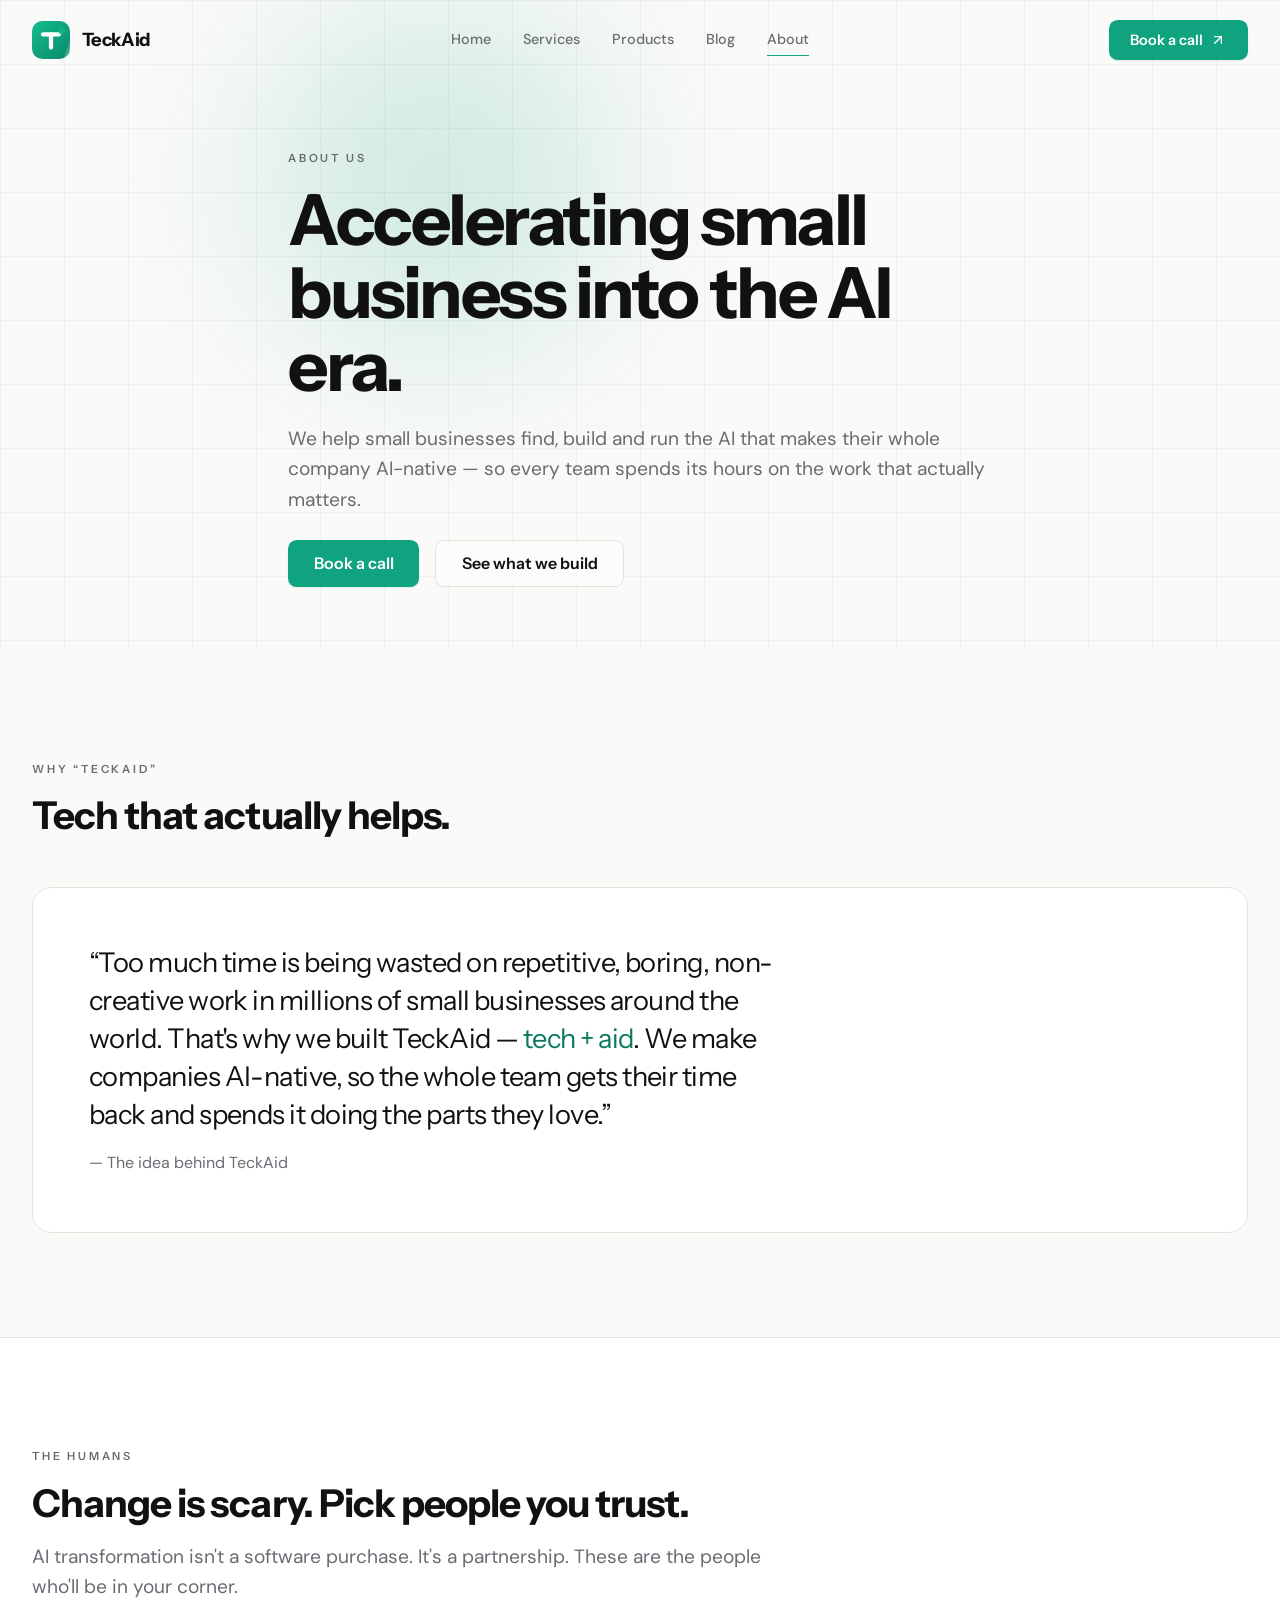
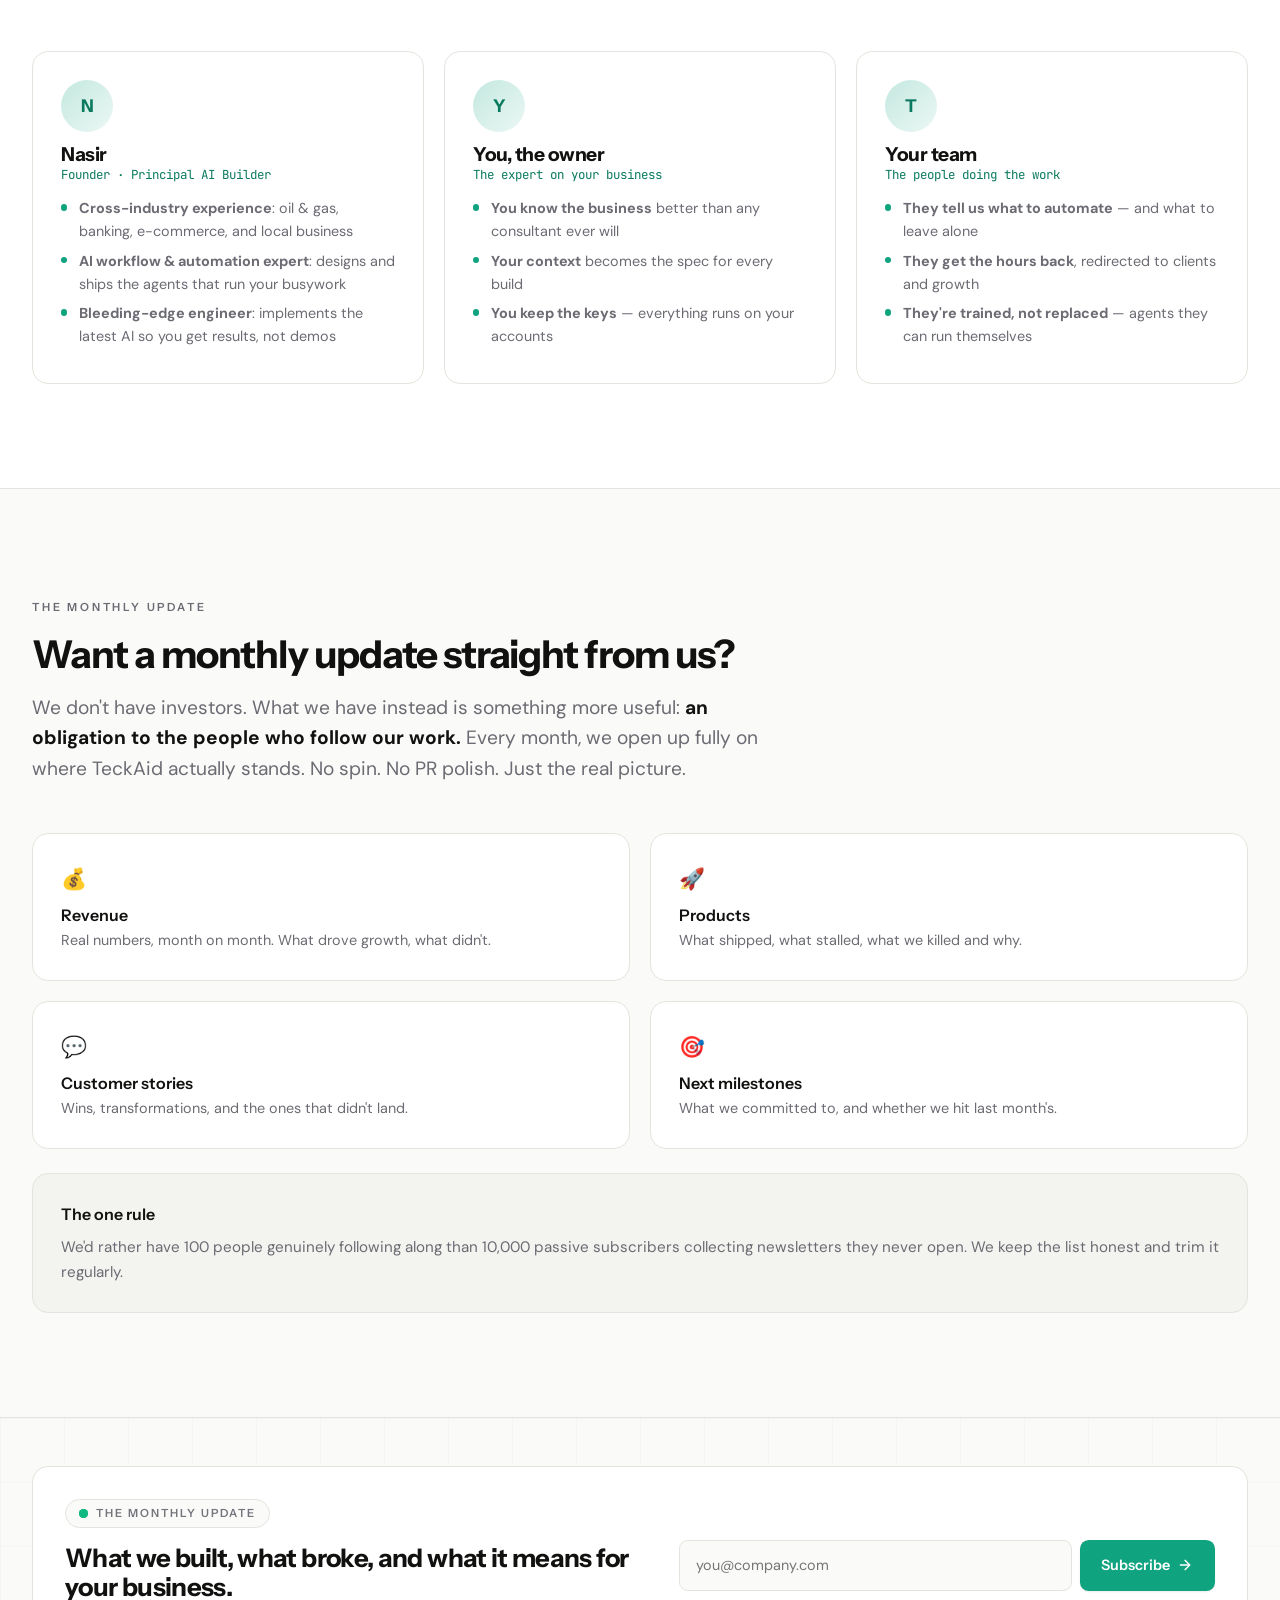
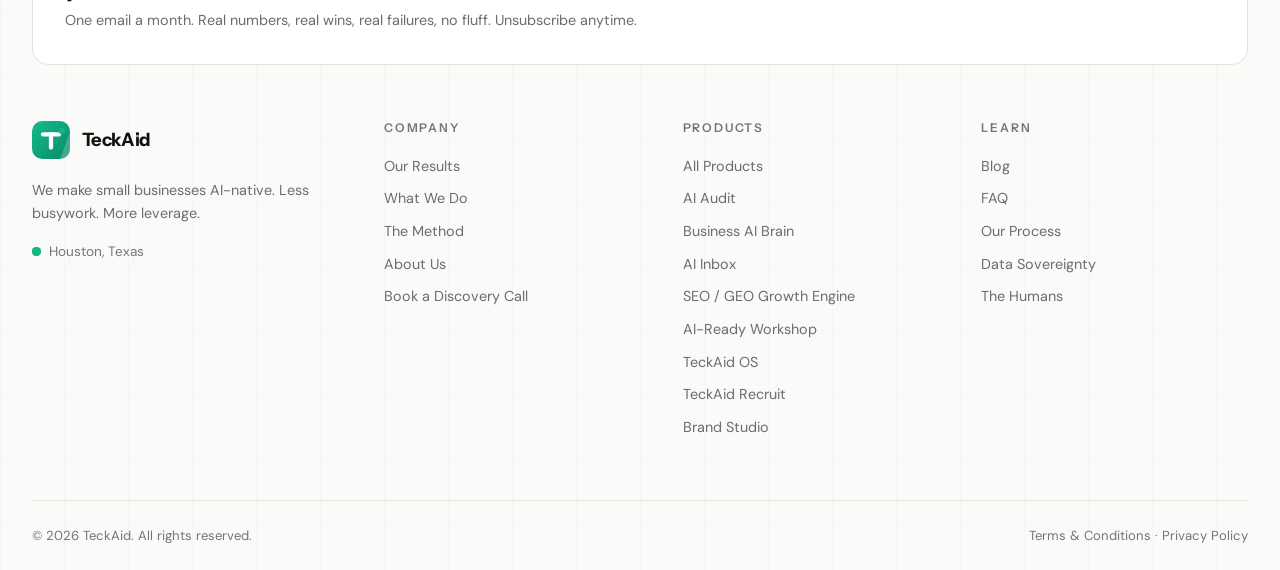
<file: about/index.html>
<!DOCTYPE html>
<html lang="en">
<head>
  <meta charset="UTF-8">
  <meta name="viewport" content="width=device-width, initial-scale=1.0">
  <title>About TeckAid — Making Small Business AI-Native</title>
  <meta name="description" content="TeckAid helps small businesses find, build and run the AI that makes their whole company AI-native, so every team spends its hours on work that matters.">
  <meta property="og:title" content="About | TeckAid">
  <meta property="og:description" content="Accelerating your business's transition into the AI era.">
  <meta property="og:type" content="website">
  <link rel="icon" type="image/svg+xml" href="/assets/favicon.svg">
  <link rel="preconnect" href="https://fonts.googleapis.com">
  <link rel="preconnect" href="https://fonts.gstatic.com" crossorigin>
  <link href="https://fonts.googleapis.com/css2?family=Instrument+Sans:wght@400;500;600;700;800&family=DM+Sans:wght@400;500;600;700&family=JetBrains+Mono:wght@400;500&display=swap" rel="stylesheet">
  <link rel="stylesheet" href="/css/styles.css">
</head>
<body>

<header class="site-header">
  <div class="container">
    <nav class="nav-inner" aria-label="Main navigation">
      <a class="logo" href="/">
        <img class="logo-mark" src="/assets/logo-animated.svg" alt="TeckAid">
        <span>TeckAid</span>
      </a>
      <div class="nav-links">
        <a class="nav-link" href="/">Home</a>
        <a class="nav-link" href="/services/">Services</a>
        <a class="nav-link" href="/products/">Products</a>
        <a class="nav-link" href="/blog/">Blog</a>
        <a class="nav-link active" href="/about/">About</a>
      </div>
      <a class="btn btn-primary nav-cta" href="/contact/">Book a call
        <svg viewBox="0 0 24 24" fill="none" stroke="currentColor" stroke-width="2" stroke-linecap="round" stroke-linejoin="round"><path d="M7 17 17 7"/><path d="M7 7h10v10"/></svg>
      </a>
      <button class="menu-toggle" aria-expanded="false" aria-label="Toggle menu">
        <svg viewBox="0 0 24 24" fill="none" stroke="currentColor" stroke-width="2" stroke-linecap="round"><path d="M4 6h16"/><path d="M4 12h16"/><path d="M4 18h16"/></svg>
      </button>
    </nav>
    <div class="mobile-menu">
      <a href="/">Home</a>
      <a href="/services/">Services</a>
      <a href="/products/">Products</a>
      <a href="/blog/">Blog</a>
      <a href="/about/">About</a>
      <a href="/contact/">Book a call</a>
    </div>
  </div>
</header>

<main>

  <!-- HERO -->
  <section class="hero" style="min-height:auto;">
    <div class="absolute grid-pattern" style="position:absolute; inset:0;"></div>
    <div class="orb orb-green" style="top:0; left:20%; width:360px; height:360px;"></div>
    <div class="container">
      <div class="hero-grid" style="grid-template-columns:1fr; padding-top:9rem; padding-bottom:4rem;">
        <div style="max-width:52rem;">
          <span class="eyebrow reveal">About us</span>
          <h1 class="display-xl reveal d1" style="font-size:clamp(2.5rem,5.5vw,4.5rem);">Accelerating small business into the AI era.</h1>
          <p class="lead reveal d2" style="max-width:44rem;">We help small businesses find, build and run the AI that makes their whole company AI-native — so every team spends its hours on the work that actually matters.</p>
          <div class="flex gap-2 wrap mt-3 reveal d3">
            <a class="btn btn-primary btn-lg" href="/contact/">Book a call</a>
            <a class="btn btn-ghost btn-lg" href="/products/">See what we build</a>
          </div>
        </div>
      </div>
    </div>
  </section>

  <!-- WHY TECKAID -->
  <section class="section" id="why">
    <div class="container">
      <div class="section-head reveal">
        <span class="eyebrow">Why “TeckAid”</span>
        <h2 class="display-md">Tech that actually helps.</h2>
      </div>
      <div class="band reveal">
        <div class="band-inner">
          <blockquote style="font-family:var(--font-display); font-size:clamp(1.2rem,2.4vw,1.7rem); line-height:1.4; letter-spacing:-0.02em; max-width:44rem;">
            “Too much time is being wasted on repetitive, boring, non-creative work in millions of small businesses around the world. That's why we built TeckAid — <span style="color:rgb(var(--accent-text));">tech + aid</span>. We make companies AI-native, so the whole team gets their time back and spends it doing the parts they love.”
          </blockquote>
          <p class="text-muted mt-2">— The idea behind TeckAid</p>
        </div>
      </div>
    </div>
  </section>

  <!-- HUMANS -->
  <section class="section" id="humans" style="background:rgb(var(--surface)); border-block:1px solid rgb(var(--border));">
    <div class="container">
      <div class="section-head reveal">
        <span class="eyebrow">The humans</span>
        <h2 class="display-md">Change is scary. Pick people you trust.</h2>
        <p class="lead mt-2">AI transformation isn't a software purchase. It's a partnership. These are the people who'll be in your corner.</p>
      </div>

      <div class="team-grid">
        <article class="card card-pad team-card reveal">
          <div class="avatar">N</div>
          <div>
            <h3>Nasir</h3>
            <div class="role">Founder · Principal AI Builder</div>
          </div>
          <ul>
            <li><strong>Cross-industry experience</strong>: oil &amp; gas, banking, e-commerce, and local business</li>
            <li><strong>AI workflow &amp; automation expert</strong>: designs and ships the agents that run your busywork</li>
            <li><strong>Bleeding-edge engineer</strong>: implements the latest AI so you get results, not demos</li>
          </ul>
        </article>

        <article class="card card-pad team-card reveal d1">
          <div class="avatar">Y</div>
          <div>
            <h3>You, the owner</h3>
            <div class="role">The expert on your business</div>
          </div>
          <ul>
            <li><strong>You know the business</strong> better than any consultant ever will</li>
            <li><strong>Your context</strong> becomes the spec for every build</li>
            <li><strong>You keep the keys</strong> — everything runs on your accounts</li>
          </ul>
        </article>

        <article class="card card-pad team-card reveal d2">
          <div class="avatar">T</div>
          <div>
            <h3>Your team</h3>
            <div class="role">The people doing the work</div>
          </div>
          <ul>
            <li><strong>They tell us what to automate</strong> — and what to leave alone</li>
            <li><strong>They get the hours back</strong>, redirected to clients and growth</li>
            <li><strong>They're trained, not replaced</strong> — agents they can run themselves</li>
          </ul>
        </article>
      </div>
    </div>
  </section>

  <!-- NEWSLETTER -->
  <section class="section" id="update">
    <div class="container">
      <div class="section-head reveal">
        <span class="eyebrow">The Monthly Update</span>
        <h2 class="display-md">Want a monthly update straight from us?</h2>
        <p class="lead mt-2">We don't have investors. What we have instead is something more useful: <strong style="color:rgb(var(--text));">an obligation to the people who follow our work.</strong> Every month, we open up fully on where TeckAid actually stands. No spin. No PR polish. Just the real picture.</p>
      </div>

      <div class="results-grid reveal">
        <div class="card card-pad"><b style="font-size:1.3rem;">💰</b><p class="mt-1" style="font-weight:600; font-family:var(--font-display);">Revenue</p><p class="text-muted" style="font-size:0.9rem;">Real numbers, month on month. What drove growth, what didn't.</p></div>
        <div class="card card-pad"><b style="font-size:1.3rem;">🚀</b><p class="mt-1" style="font-weight:600; font-family:var(--font-display);">Products</p><p class="text-muted" style="font-size:0.9rem;">What shipped, what stalled, what we killed and why.</p></div>
        <div class="card card-pad"><b style="font-size:1.3rem;">💬</b><p class="mt-1" style="font-weight:600; font-family:var(--font-display);">Customer stories</p><p class="text-muted" style="font-size:0.9rem;">Wins, transformations, and the ones that didn't land.</p></div>
        <div class="card card-pad"><b style="font-size:1.3rem;">🎯</b><p class="mt-1" style="font-weight:600; font-family:var(--font-display);">Next milestones</p><p class="text-muted" style="font-size:0.9rem;">What we committed to, and whether we hit last month's.</p></div>
      </div>

      <div class="card card-pad reveal mt-3" style="background:rgb(var(--surface-up));">
        <p style="font-family:var(--font-display); font-weight:600;">The one rule</p>
        <p class="text-muted mt-1" style="font-size:0.95rem;">We'd rather have 100 people genuinely following along than 10,000 passive subscribers collecting newsletters they never open. We keep the list honest and trim it regularly.</p>
      </div>
    </div>
  </section>

</main>

<footer class="footer">
  <div class="absolute grid-pattern" style="position:absolute; inset:0; opacity:0.5;"></div>
  <div class="container" style="position:relative;">
    <div class="newsletter reveal" style="margin-top:3rem;">
      <div>
        <span class="pill"><span class="live-dot"></span> The Monthly Update</span>
        <h3 class="mt-2" style="font-size:1.6rem;">What we built, what broke, and what it means for your business.</h3>
        <p class="text-muted mt-1" style="font-size:0.9rem;">One email a month. Real numbers, real wins, real failures, no fluff. Unsubscribe anytime.</p>
      </div>
      <form class="flex gap-1 wrap" action="mailto:nasir@teckaid.com" method="post" enctype="text/plain">
        <input class="field" style="flex:1; min-width:180px;" type="email" name="email" placeholder="you@company.com" aria-label="Your email" required>
        <button class="btn btn-primary" type="submit">Subscribe
          <svg viewBox="0 0 24 24" fill="none" stroke="currentColor" stroke-width="2" stroke-linecap="round" stroke-linejoin="round"><path d="M5 12h14"/><path d="m12 5 7 7-7 7"/></svg>
        </button>
      </form>
    </div>

    <div class="footer-grid">
      <div>
        <a class="logo" href="/">
          <img class="logo-mark" src="/assets/logo-animated.svg" alt="TeckAid">
          <span>TeckAid</span>
        </a>
        <p class="desc">We make small businesses AI-native. Less busywork. More leverage.</p>
        <div class="flex items-center gap-1 mt-2" style="font-size:0.85rem; color:rgb(var(--faint));"><span class="live-dot"></span> Houston, Texas</div>
      </div>
      <div class="footer-col">
        <h4>Company</h4>
        <a href="/#results">Our Results</a>
        <a href="/services/">What We Do</a>
        <a href="/#method">The Method</a>
        <a href="/about/">About Us</a>
        <a href="/contact/">Book a Discovery Call</a>
      </div>
      <div class="footer-col">
        <h4>Products</h4>
        <a href="/products/">All Products</a>
        <a href="/products/#ai-audit">AI Audit</a>
        <a href="/products/#ai-brain">Business AI Brain</a>
        <a href="/products/#ai-inbox">AI Inbox</a>
        <a href="/products/#seo-geo">SEO / GEO Growth Engine</a>
        <a href="/products/#workshop">AI-Ready Workshop</a>
        <a href="/products/#teckaid-os">TeckAid OS</a>
        <a href="/products/#teckaid-recruit">TeckAid Recruit</a>
        <a href="/products/#brand-studio">Brand Studio</a>
      </div>
      <div class="footer-col">
        <h4>Learn</h4>
        <a href="/blog/">Blog</a>
        <a href="/#faq">FAQ</a>
        <a href="/#process">Our Process</a>
        <a href="/#data">Data Sovereignty</a>
        <a href="/#humans">The Humans</a>
      </div>
    </div>

    <div class="footer-bottom">
      <span>© <span data-year>2026</span> TeckAid. All rights reserved.</span>
      <span><a href="/terms/">Terms &amp; Conditions</a> · <a href="/privacy/">Privacy Policy</a></span>
    </div>
  </div>
</footer>

<script src="/js/main.js"></script>
</body>
</html>
</file>
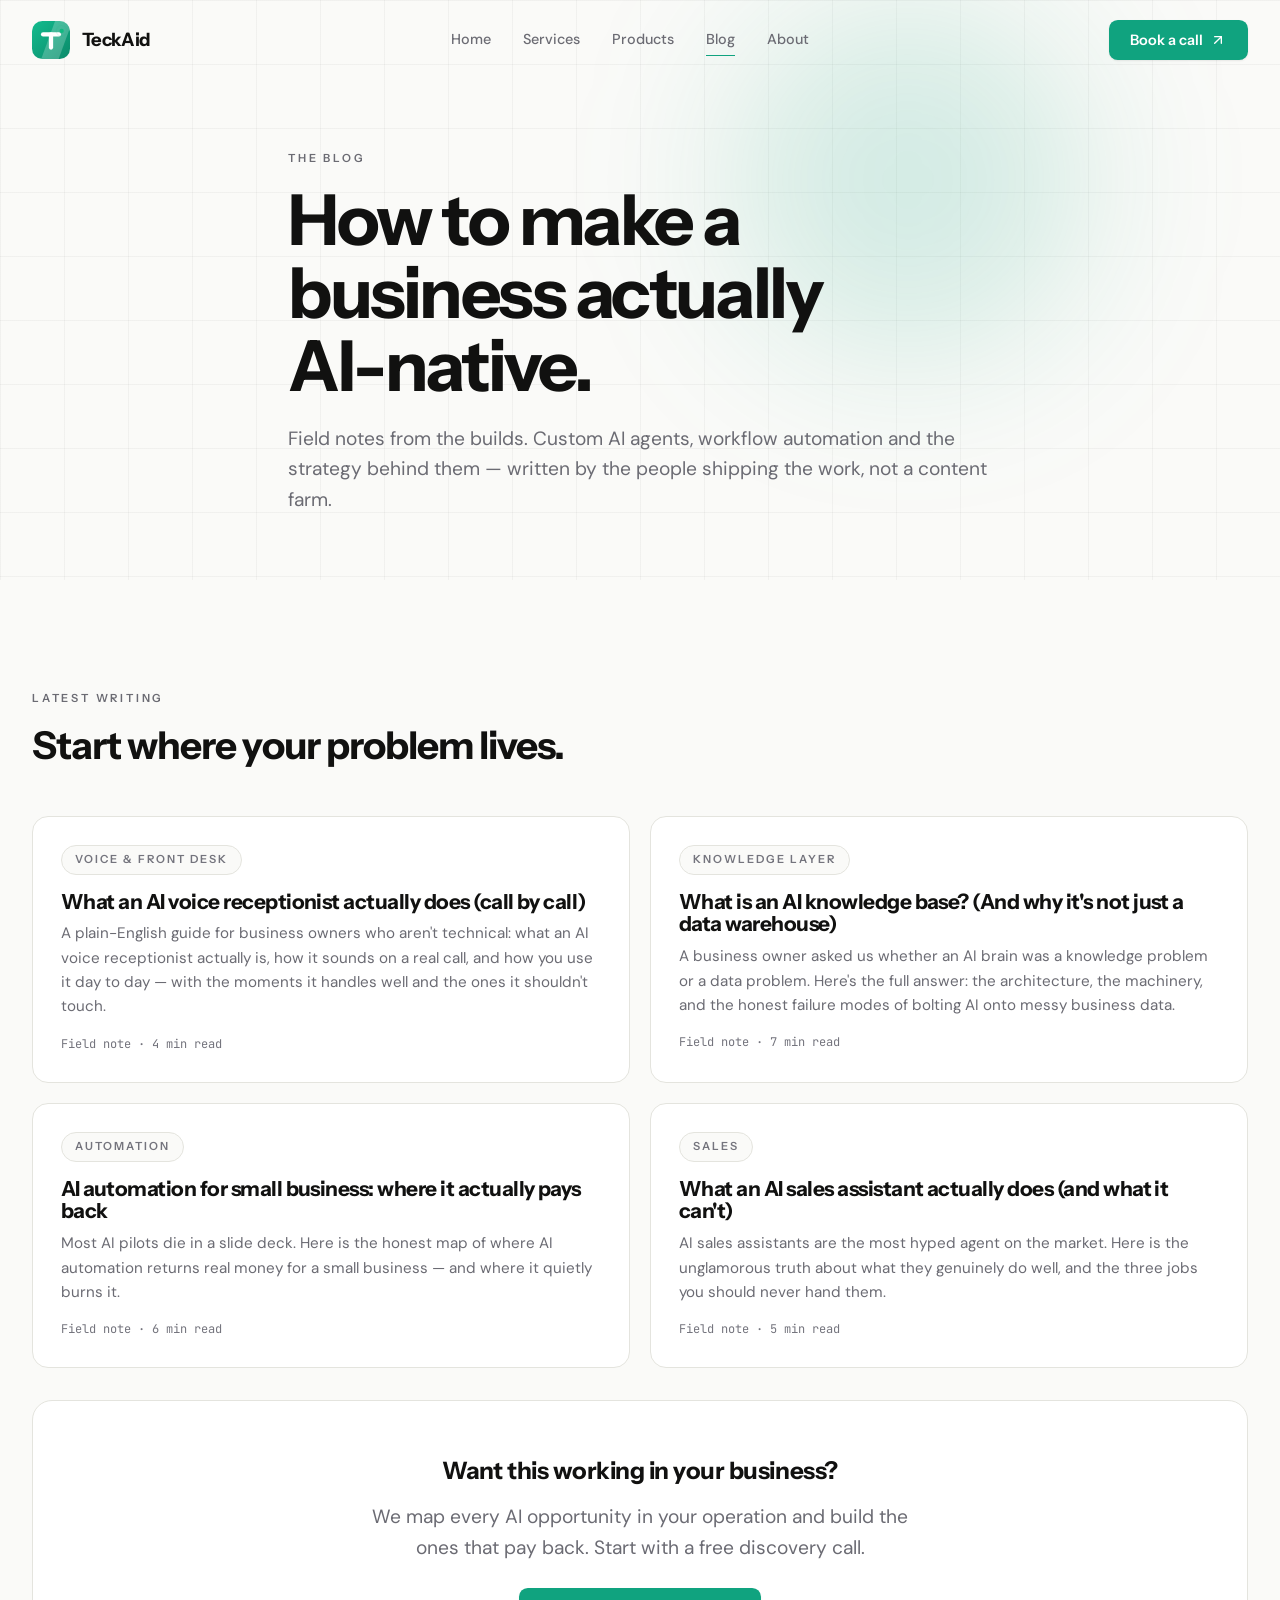
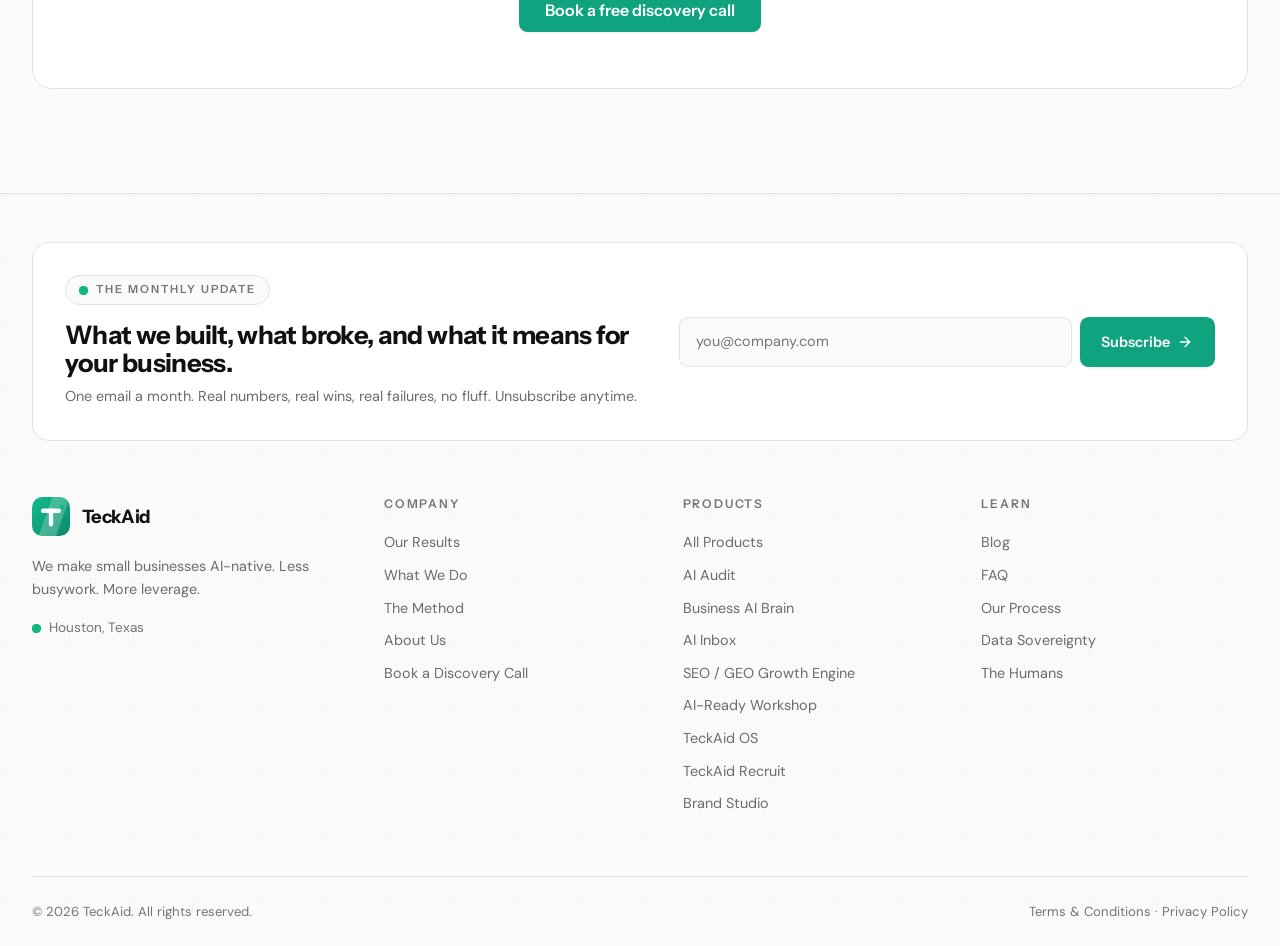
<file: blog/index.html>
<!DOCTYPE html>
<html lang="en">
<head>
  <meta charset="UTF-8">
  <meta name="viewport" content="width=device-width, initial-scale=1.0">
  <title>Blog — Field Notes on Making Business AI-Native | TeckAid</title>
  <meta name="description" content="Field notes from the builds: custom AI agents, workflow automation and the strategy behind them, written by the people shipping the work.">
  <meta property="og:title" content="Blog | TeckAid">
  <meta property="og:description" content="How to make a business actually AI-native.">
  <meta property="og:type" content="website">
  <link rel="icon" type="image/svg+xml" href="/assets/favicon.svg">
  <link rel="preconnect" href="https://fonts.googleapis.com">
  <link rel="preconnect" href="https://fonts.gstatic.com" crossorigin>
  <link href="https://fonts.googleapis.com/css2?family=Instrument+Sans:wght@400;500;600;700;800&family=DM+Sans:wght@400;500;600;700&family=JetBrains+Mono:wght@400;500&display=swap" rel="stylesheet">
  <link rel="stylesheet" href="/css/styles.css">
</head>
<body>

<header class="site-header">
  <div class="container">
    <nav class="nav-inner" aria-label="Main navigation">
      <a class="logo" href="/">
        <img class="logo-mark" src="/assets/logo-animated.svg" alt="TeckAid">
        <span>TeckAid</span>
      </a>
      <div class="nav-links">
        <a class="nav-link" href="/">Home</a>
        <a class="nav-link" href="/services/">Services</a>
        <a class="nav-link" href="/products/">Products</a>
        <a class="nav-link active" href="/blog/">Blog</a>
        <a class="nav-link" href="/about/">About</a>
      </div>
      <a class="btn btn-primary nav-cta" href="/contact/">Book a call
        <svg viewBox="0 0 24 24" fill="none" stroke="currentColor" stroke-width="2" stroke-linecap="round" stroke-linejoin="round"><path d="M7 17 17 7"/><path d="M7 7h10v10"/></svg>
      </a>
      <button class="menu-toggle" aria-expanded="false" aria-label="Toggle menu">
        <svg viewBox="0 0 24 24" fill="none" stroke="currentColor" stroke-width="2" stroke-linecap="round"><path d="M4 6h16"/><path d="M4 12h16"/><path d="M4 18h16"/></svg>
      </button>
    </nav>
    <div class="mobile-menu">
      <a href="/">Home</a>
      <a href="/services/">Services</a>
      <a href="/products/">Products</a>
      <a href="/blog/">Blog</a>
      <a href="/about/">About</a>
      <a href="/contact/">Book a call</a>
    </div>
  </div>
</header>

<main>

  <!-- HERO -->
  <section class="hero" style="min-height:auto;">
    <div class="absolute grid-pattern" style="position:absolute; inset:0;"></div>
    <div class="orb orb-green" style="top:0; right:15%; width:360px; height:360px;"></div>
    <div class="container">
      <div class="hero-grid" style="grid-template-columns:1fr; padding-top:9rem; padding-bottom:4rem;">
        <div style="max-width:52rem;">
          <span class="eyebrow reveal">The blog</span>
          <h1 class="display-xl reveal d1" style="font-size:clamp(2.5rem,5.5vw,4.5rem);">How to make a business actually AI-native.</h1>
          <p class="lead reveal d2" style="max-width:44rem;">Field notes from the builds. Custom AI agents, workflow automation and the strategy behind them — written by the people shipping the work, not a content farm.</p>
        </div>
      </div>
    </div>
  </section>

  <!-- ARTICLES -->
  <section class="section" id="articles">
    <div class="container">
      <div class="section-head reveal">
        <span class="eyebrow">Latest writing</span>
        <h2 class="display-md">Start where your problem lives.</h2>
      </div>

      <div class="results-grid">
        <article class="card card-pad card-hover reveal">
          <span class="pill">Voice &amp; front desk</span>
          <h3 class="mt-2" style="font-size:1.3rem;">What an AI voice receptionist actually does (call by call)</h3>
          <p class="text-muted mt-1" style="font-size:0.95rem;">A plain-English guide for business owners who aren't technical: what an AI voice receptionist actually is, how it sounds on a real call, and how you use it day to day — with the moments it handles well and the ones it shouldn't touch.</p>
          <p class="mt-2" style="font-family:var(--font-mono); font-size:0.75rem; color:rgb(var(--faint));">Field note · 4 min read</p>
        </article>

        <article class="card card-pad card-hover reveal d1">
          <span class="pill">Knowledge layer</span>
          <h3 class="mt-2" style="font-size:1.3rem;">What is an AI knowledge base? (And why it's not just a data warehouse)</h3>
          <p class="text-muted mt-1" style="font-size:0.95rem;">A business owner asked us whether an AI brain was a knowledge problem or a data problem. Here's the full answer: the architecture, the machinery, and the honest failure modes of bolting AI onto messy business data.</p>
          <p class="mt-2" style="font-family:var(--font-mono); font-size:0.75rem; color:rgb(var(--faint));">Field note · 7 min read</p>
        </article>

        <article class="card card-pad card-hover reveal">
          <span class="pill">Automation</span>
          <h3 class="mt-2" style="font-size:1.3rem;">AI automation for small business: where it actually pays back</h3>
          <p class="text-muted mt-1" style="font-size:0.95rem;">Most AI pilots die in a slide deck. Here is the honest map of where AI automation returns real money for a small business — and where it quietly burns it.</p>
          <p class="mt-2" style="font-family:var(--font-mono); font-size:0.75rem; color:rgb(var(--faint));">Field note · 6 min read</p>
        </article>

        <article class="card card-pad card-hover reveal d1">
          <span class="pill">Sales</span>
          <h3 class="mt-2" style="font-size:1.3rem;">What an AI sales assistant actually does (and what it can't)</h3>
          <p class="text-muted mt-1" style="font-size:0.95rem;">AI sales assistants are the most hyped agent on the market. Here is the unglamorous truth about what they genuinely do well, and the three jobs you should never hand them.</p>
          <p class="mt-2" style="font-family:var(--font-mono); font-size:0.75rem; color:rgb(var(--faint));">Field note · 5 min read</p>
        </article>
      </div>

      <!-- CTA -->
      <div class="band reveal mt-4">
        <div class="band-inner" style="text-align:center;">
          <h2 class="display-sm" style="margin-inline:auto; max-width:34rem;">Want this working in your business?</h2>
          <p class="lead mt-2" style="margin-inline:auto; max-width:34rem;">We map every AI opportunity in your operation and build the ones that pay back. Start with a free discovery call.</p>
          <div class="mt-3"><a class="btn btn-primary btn-lg btn-shine" href="/contact/">Book a free discovery call</a></div>
        </div>
      </div>
    </div>
  </section>

</main>

<footer class="footer">
  <div class="absolute grid-pattern" style="position:absolute; inset:0; opacity:0.5;"></div>
  <div class="container" style="position:relative;">
    <div class="newsletter reveal" style="margin-top:3rem;">
      <div>
        <span class="pill"><span class="live-dot"></span> The Monthly Update</span>
        <h3 class="mt-2" style="font-size:1.6rem;">What we built, what broke, and what it means for your business.</h3>
        <p class="text-muted mt-1" style="font-size:0.9rem;">One email a month. Real numbers, real wins, real failures, no fluff. Unsubscribe anytime.</p>
      </div>
      <form class="flex gap-1 wrap" action="mailto:nasir@teckaid.com" method="post" enctype="text/plain">
        <input class="field" style="flex:1; min-width:180px;" type="email" name="email" placeholder="you@company.com" aria-label="Your email" required>
        <button class="btn btn-primary" type="submit">Subscribe
          <svg viewBox="0 0 24 24" fill="none" stroke="currentColor" stroke-width="2" stroke-linecap="round" stroke-linejoin="round"><path d="M5 12h14"/><path d="m12 5 7 7-7 7"/></svg>
        </button>
      </form>
    </div>

    <div class="footer-grid">
      <div>
        <a class="logo" href="/">
          <img class="logo-mark" src="/assets/logo-animated.svg" alt="TeckAid">
          <span>TeckAid</span>
        </a>
        <p class="desc">We make small businesses AI-native. Less busywork. More leverage.</p>
        <div class="flex items-center gap-1 mt-2" style="font-size:0.85rem; color:rgb(var(--faint));"><span class="live-dot"></span> Houston, Texas</div>
      </div>
      <div class="footer-col">
        <h4>Company</h4>
        <a href="/#results">Our Results</a>
        <a href="/services/">What We Do</a>
        <a href="/#method">The Method</a>
        <a href="/about/">About Us</a>
        <a href="/contact/">Book a Discovery Call</a>
      </div>
      <div class="footer-col">
        <h4>Products</h4>
        <a href="/products/">All Products</a>
        <a href="/products/#ai-audit">AI Audit</a>
        <a href="/products/#ai-brain">Business AI Brain</a>
        <a href="/products/#ai-inbox">AI Inbox</a>
        <a href="/products/#seo-geo">SEO / GEO Growth Engine</a>
        <a href="/products/#workshop">AI-Ready Workshop</a>
        <a href="/products/#teckaid-os">TeckAid OS</a>
        <a href="/products/#teckaid-recruit">TeckAid Recruit</a>
        <a href="/products/#brand-studio">Brand Studio</a>
      </div>
      <div class="footer-col">
        <h4>Learn</h4>
        <a href="/blog/">Blog</a>
        <a href="/#faq">FAQ</a>
        <a href="/#process">Our Process</a>
        <a href="/#data">Data Sovereignty</a>
        <a href="/#humans">The Humans</a>
      </div>
    </div>

    <div class="footer-bottom">
      <span>© <span data-year>2026</span> TeckAid. All rights reserved.</span>
      <span><a href="/terms/">Terms &amp; Conditions</a> · <a href="/privacy/">Privacy Policy</a></span>
    </div>
  </div>
</footer>

<script src="/js/main.js"></script>
</body>
</html>
</file>
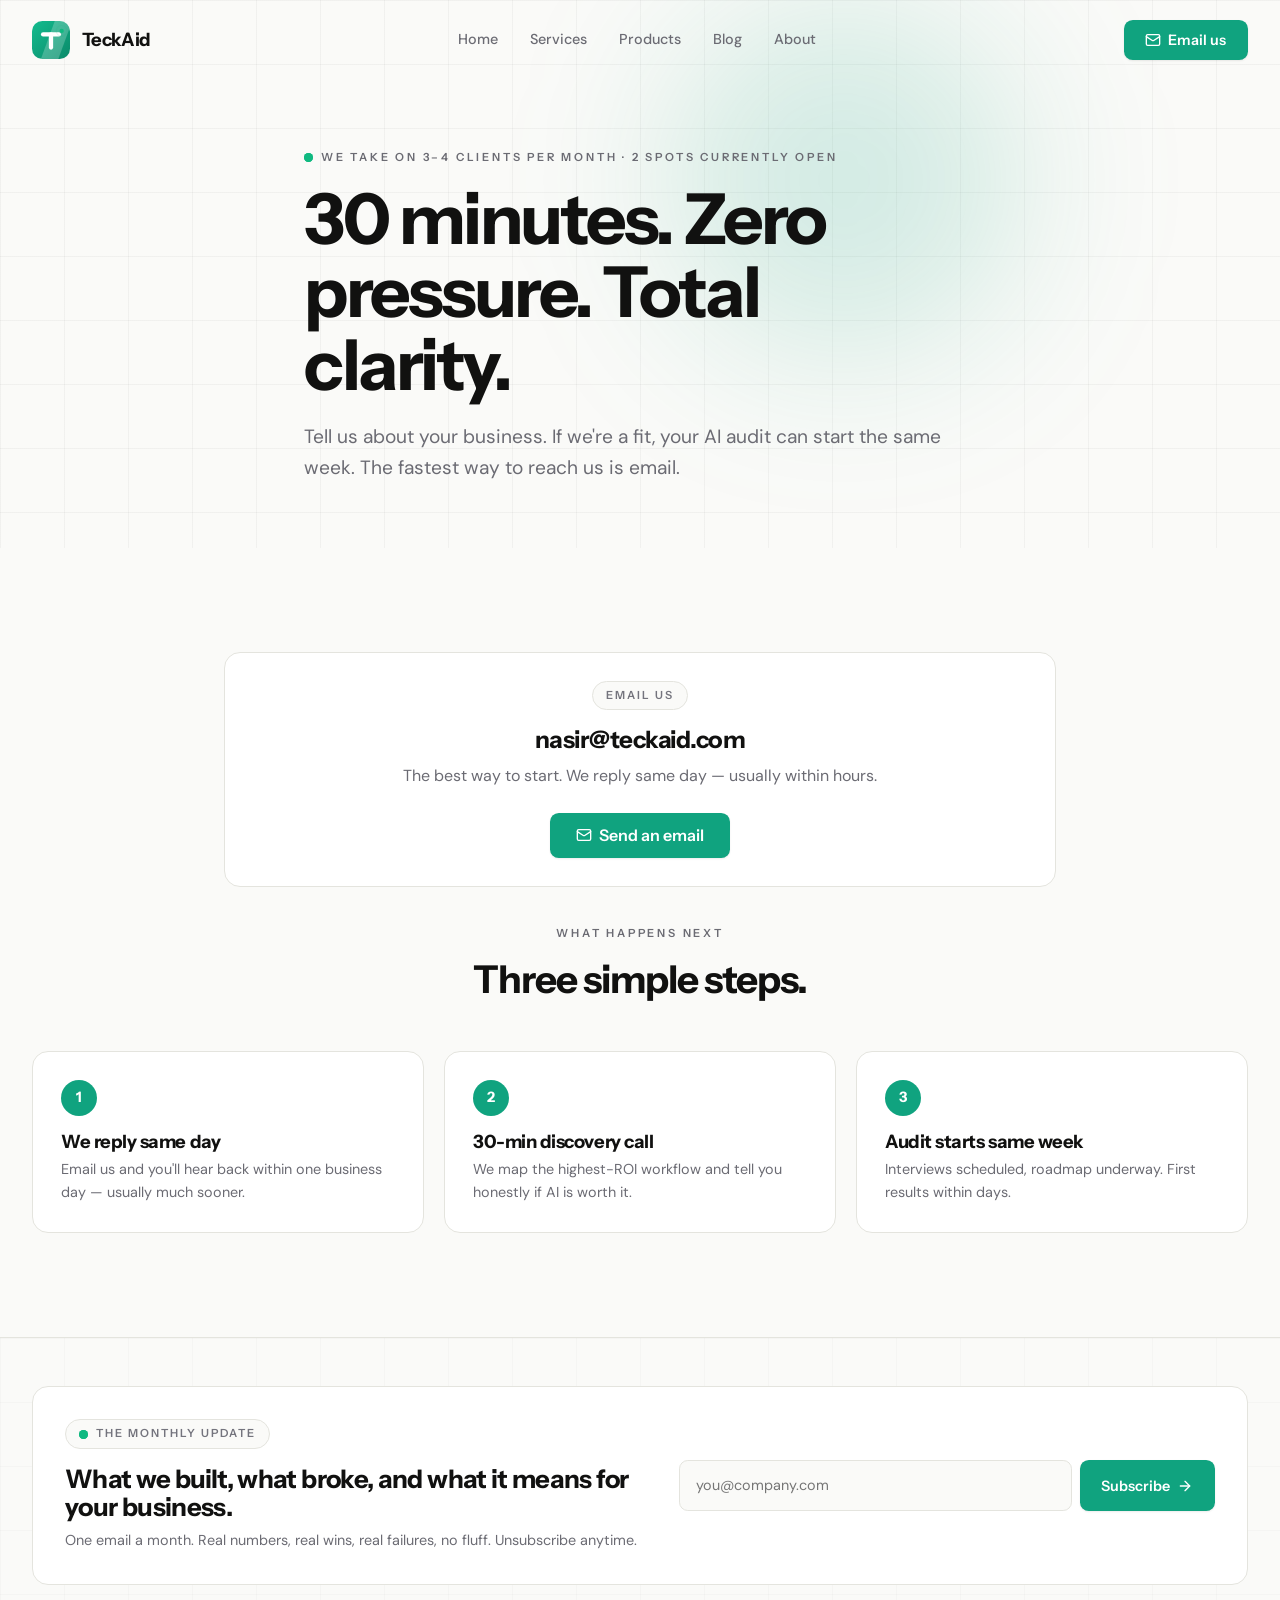
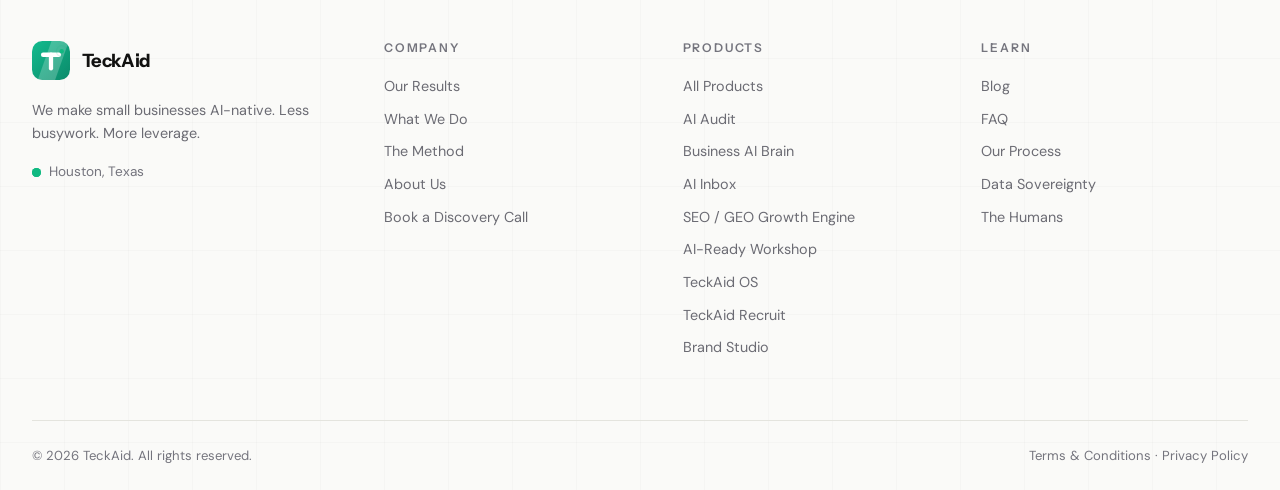
<file: contact/index.html>
<!DOCTYPE html>
<html lang="en">
<head>
  <meta charset="UTF-8">
  <meta name="viewport" content="width=device-width, initial-scale=1.0">
  <title>Contact TeckAid — Book a Discovery Call</title>
  <meta name="description" content="Tell us about your business. If we're a fit, your AI audit can start the same week. Email nasir@teckaid.com.">
  <meta property="og:title" content="Contact | TeckAid">
  <meta property="og:description" content="30 minutes. Zero pressure. Total clarity.">
  <meta property="og:type" content="website">
  <link rel="icon" type="image/svg+xml" href="/assets/favicon.svg">
  <link rel="preconnect" href="https://fonts.googleapis.com">
  <link rel="preconnect" href="https://fonts.gstatic.com" crossorigin>
  <link href="https://fonts.googleapis.com/css2?family=Instrument+Sans:wght@400;500;600;700;800&family=DM+Sans:wght@400;500;600;700&family=JetBrains+Mono:wght@400;500&display=swap" rel="stylesheet">
  <link rel="stylesheet" href="/css/styles.css">
</head>
<body>

<header class="site-header">
  <div class="container">
    <nav class="nav-inner" aria-label="Main navigation">
      <a class="logo" href="/">
        <img class="logo-mark" src="/assets/logo-animated.svg" alt="TeckAid">
        <span>TeckAid</span>
      </a>
      <div class="nav-links">
        <a class="nav-link" href="/">Home</a>
        <a class="nav-link" href="/services/">Services</a>
        <a class="nav-link" href="/products/">Products</a>
        <a class="nav-link" href="/blog/">Blog</a>
        <a class="nav-link" href="/about/">About</a>
      </div>
      <a class="btn btn-primary nav-cta" href="mailto:nasir@teckaid.com">
        <svg viewBox="0 0 24 24" fill="none" stroke="currentColor" stroke-width="2" stroke-linecap="round" stroke-linejoin="round"><rect width="20" height="16" x="2" y="4" rx="2"/><path d="m22 7-8.97 5.7a1.94 1.94 0 0 1-2.06 0L2 7"/></svg>
        Email us
      </a>
      <button class="menu-toggle" aria-expanded="false" aria-label="Toggle menu">
        <svg viewBox="0 0 24 24" fill="none" stroke="currentColor" stroke-width="2" stroke-linecap="round"><path d="M4 6h16"/><path d="M4 12h16"/><path d="M4 18h16"/></svg>
      </button>
    </nav>
    <div class="mobile-menu">
      <a href="/">Home</a>
      <a href="/services/">Services</a>
      <a href="/products/">Products</a>
      <a href="/blog/">Blog</a>
      <a href="/about/">About</a>
      <a href="mailto:nasir@teckaid.com">Email us</a>
    </div>
  </div>
</header>

<main>

  <!-- HERO -->
  <section class="hero" style="min-height:auto;">
    <div class="absolute grid-pattern" style="position:absolute; inset:0;"></div>
    <div class="orb orb-green" style="top:0; right:20%; width:360px; height:360px;"></div>
    <div class="container">
      <div class="hero-grid" style="grid-template-columns:1fr; padding-top:9rem; padding-bottom:4rem;">
        <div style="max-width:52rem;">
          <span class="eyebrow reveal"><span class="live-dot"></span> We take on 3–4 clients per month · 2 spots currently open</span>
          <h1 class="display-xl reveal d1" style="font-size:clamp(2.5rem,5.5vw,4.5rem);">30 minutes. Zero pressure. Total clarity.</h1>
          <p class="lead reveal d2" style="max-width:42rem;">Tell us about your business. If we're a fit, your AI audit can start the same week. The fastest way to reach us is email.</p>
        </div>
      </div>
    </div>
  </section>

  <!-- CONTACT -->
  <section class="section" id="contact-form">
    <div class="container">
      <div class="results-grid" style="grid-template-columns:1fr; max-width:52rem; margin-inline:auto;">
        <div class="card card-pad reveal" style="text-align:center;">
          <span class="pill">Email us</span>
          <h2 class="display-sm mt-2">nasir@teckaid.com</h2>
          <p class="text-muted mt-1">The best way to start. We reply same day — usually within hours.</p>
          <div class="mt-3 flex gap-2 justify-center wrap">
            <a class="btn btn-primary btn-lg btn-shine" href="mailto:nasir@teckaid.com?subject=Discovery%20call%20with%20TeckAid">
              <svg viewBox="0 0 24 24" fill="none" stroke="currentColor" stroke-width="2" stroke-linecap="round" stroke-linejoin="round"><rect width="20" height="16" x="2" y="4" rx="2"/><path d="m22 7-8.97 5.7a1.94 1.94 0 0 1-2.06 0L2 7"/></svg>
              Send an email
            </a>
          </div>
        </div>
      </div>

      <div class="section-head center reveal mt-4">
        <span class="eyebrow">What happens next</span>
        <h2 class="display-md">Three simple steps.</h2>
      </div>

      <div class="cols-3 reveal">
        <article class="card card-pad step-card">
          <span class="step-num">1</span>
          <h3>We reply same day</h3>
          <p>Email us and you'll hear back within one business day — usually much sooner.</p>
        </article>
        <article class="card card-pad step-card">
          <span class="step-num">2</span>
          <h3>30-min discovery call</h3>
          <p>We map the highest-ROI workflow and tell you honestly if AI is worth it.</p>
        </article>
        <article class="card card-pad step-card">
          <span class="step-num">3</span>
          <h3>Audit starts same week</h3>
          <p>Interviews scheduled, roadmap underway. First results within days.</p>
        </article>
      </div>
    </div>
  </section>

</main>

<footer class="footer">
  <div class="absolute grid-pattern" style="position:absolute; inset:0; opacity:0.5;"></div>
  <div class="container" style="position:relative;">
    <div class="newsletter reveal" style="margin-top:3rem;">
      <div>
        <span class="pill"><span class="live-dot"></span> The Monthly Update</span>
        <h3 class="mt-2" style="font-size:1.6rem;">What we built, what broke, and what it means for your business.</h3>
        <p class="text-muted mt-1" style="font-size:0.9rem;">One email a month. Real numbers, real wins, real failures, no fluff. Unsubscribe anytime.</p>
      </div>
      <form class="flex gap-1 wrap" action="mailto:nasir@teckaid.com" method="post" enctype="text/plain">
        <input class="field" style="flex:1; min-width:180px;" type="email" name="email" placeholder="you@company.com" aria-label="Your email" required>
        <button class="btn btn-primary" type="submit">Subscribe
          <svg viewBox="0 0 24 24" fill="none" stroke="currentColor" stroke-width="2" stroke-linecap="round" stroke-linejoin="round"><path d="M5 12h14"/><path d="m12 5 7 7-7 7"/></svg>
        </button>
      </form>
    </div>

    <div class="footer-grid">
      <div>
        <a class="logo" href="/">
          <img class="logo-mark" src="/assets/logo-animated.svg" alt="TeckAid">
          <span>TeckAid</span>
        </a>
        <p class="desc">We make small businesses AI-native. Less busywork. More leverage.</p>
        <div class="flex items-center gap-1 mt-2" style="font-size:0.85rem; color:rgb(var(--faint));"><span class="live-dot"></span> Houston, Texas</div>
      </div>
      <div class="footer-col">
        <h4>Company</h4>
        <a href="/#results">Our Results</a>
        <a href="/services/">What We Do</a>
        <a href="/#method">The Method</a>
        <a href="/about/">About Us</a>
        <a href="/contact/">Book a Discovery Call</a>
      </div>
      <div class="footer-col">
        <h4>Products</h4>
        <a href="/products/">All Products</a>
        <a href="/products/#ai-audit">AI Audit</a>
        <a href="/products/#ai-brain">Business AI Brain</a>
        <a href="/products/#ai-inbox">AI Inbox</a>
        <a href="/products/#seo-geo">SEO / GEO Growth Engine</a>
        <a href="/products/#workshop">AI-Ready Workshop</a>
        <a href="/products/#teckaid-os">TeckAid OS</a>
        <a href="/products/#teckaid-recruit">TeckAid Recruit</a>
        <a href="/products/#brand-studio">Brand Studio</a>
      </div>
      <div class="footer-col">
        <h4>Learn</h4>
        <a href="/blog/">Blog</a>
        <a href="/#faq">FAQ</a>
        <a href="/#process">Our Process</a>
        <a href="/#data">Data Sovereignty</a>
        <a href="/#humans">The Humans</a>
      </div>
    </div>

    <div class="footer-bottom">
      <span>© <span data-year>2026</span> TeckAid. All rights reserved.</span>
      <span><a href="/terms/">Terms &amp; Conditions</a> · <a href="/privacy/">Privacy Policy</a></span>
    </div>
  </div>
</footer>

<script src="/js/main.js"></script>
</body>
</html>
</file>
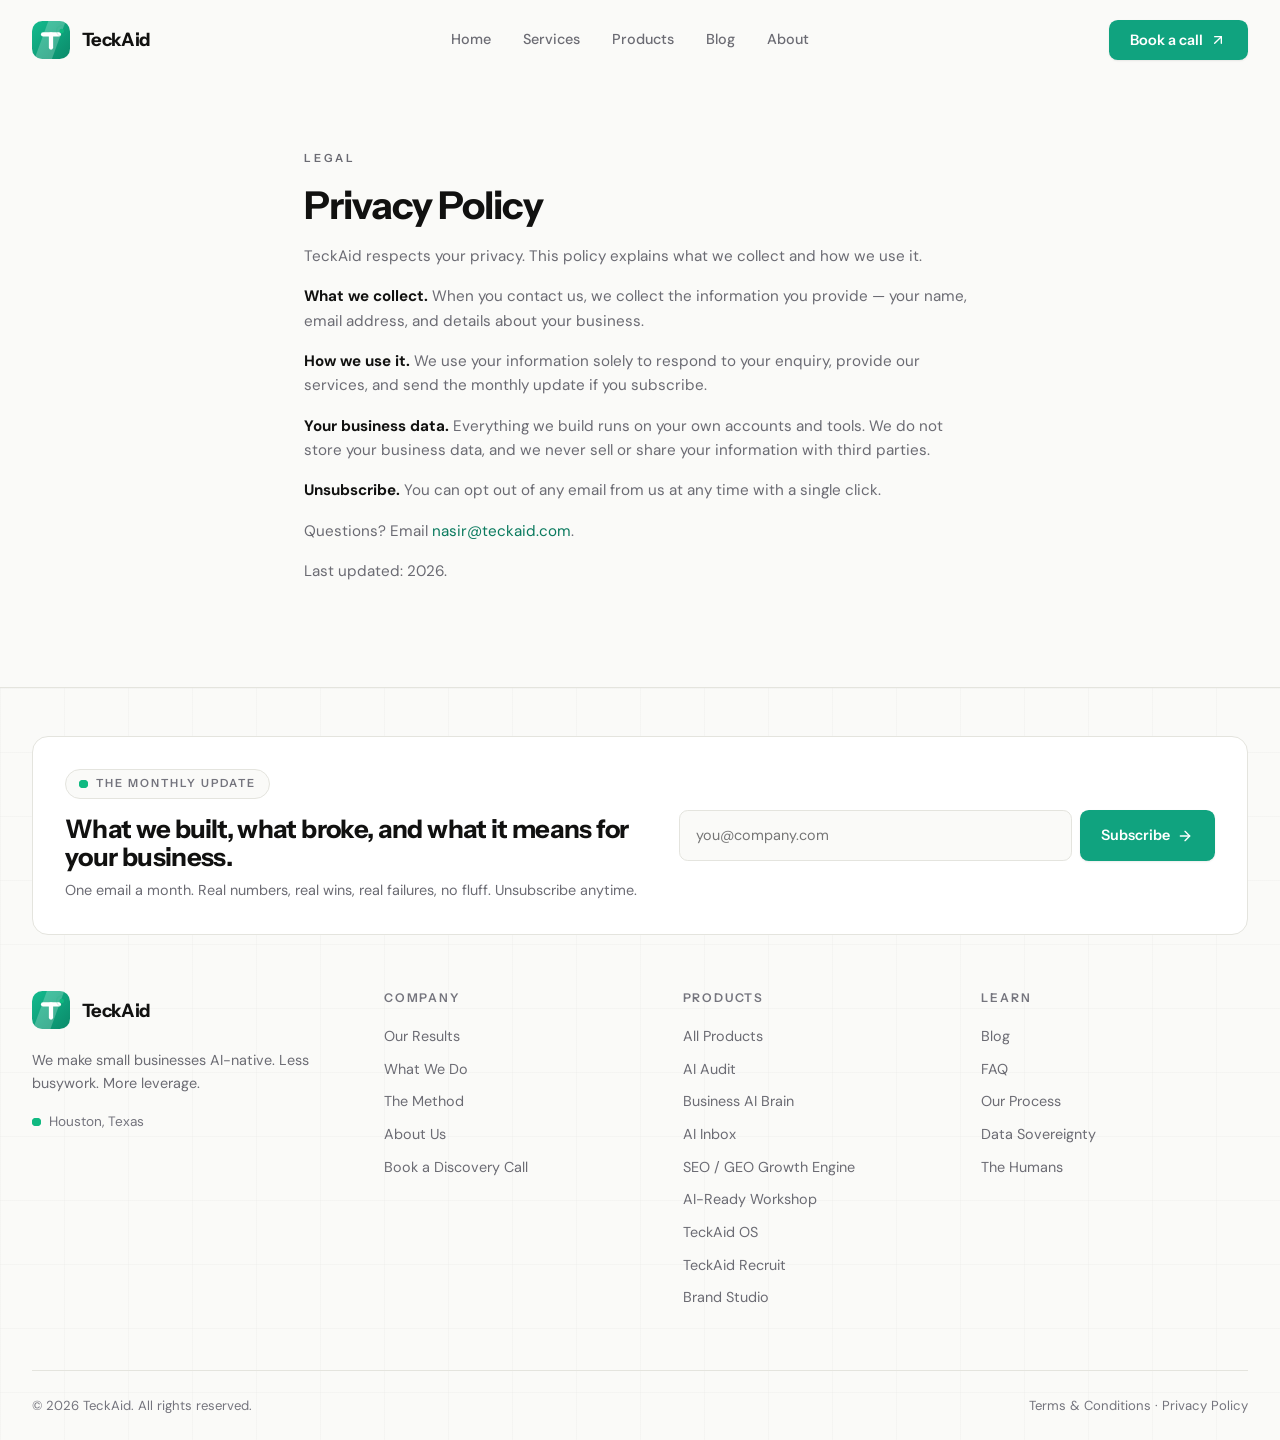
<file: privacy/index.html>
<!DOCTYPE html>
<html lang="en">
<head>
  <meta charset="UTF-8">
  <meta name="viewport" content="width=device-width, initial-scale=1.0">
  <title>Privacy Policy | TeckAid</title>
  <meta name="description" content="Privacy policy for TeckAid.">
  <meta name="robots" content="noindex">
  <link rel="icon" type="image/svg+xml" href="/assets/favicon.svg">
  <link rel="preconnect" href="https://fonts.googleapis.com">
  <link rel="preconnect" href="https://fonts.gstatic.com" crossorigin>
  <link href="https://fonts.googleapis.com/css2?family=Instrument+Sans:wght@400;500;600;700;800&family=DM+Sans:wght@400;500;600;700&family=JetBrains+Mono:wght@400;500&display=swap" rel="stylesheet">
  <link rel="stylesheet" href="/css/styles.css">
</head>
<body>

<header class="site-header">
  <div class="container">
    <nav class="nav-inner" aria-label="Main navigation">
      <a class="logo" href="/">
        <img class="logo-mark" src="/assets/logo-animated.svg" alt="TeckAid">
        <span>TeckAid</span>
      </a>
      <div class="nav-links">
        <a class="nav-link" href="/">Home</a>
        <a class="nav-link" href="/services/">Services</a>
        <a class="nav-link" href="/products/">Products</a>
        <a class="nav-link" href="/blog/">Blog</a>
        <a class="nav-link" href="/about/">About</a>
      </div>
      <a class="btn btn-primary nav-cta" href="/contact/">Book a call
        <svg viewBox="0 0 24 24" fill="none" stroke="currentColor" stroke-width="2" stroke-linecap="round" stroke-linejoin="round"><path d="M7 17 17 7"/><path d="M7 7h10v10"/></svg>
      </a>
      <button class="menu-toggle" aria-expanded="false" aria-label="Toggle menu">
        <svg viewBox="0 0 24 24" fill="none" stroke="currentColor" stroke-width="2" stroke-linecap="round"><path d="M4 6h16"/><path d="M4 12h16"/><path d="M4 18h16"/></svg>
      </button>
    </nav>
    <div class="mobile-menu">
      <a href="/">Home</a>
      <a href="/services/">Services</a>
      <a href="/products/">Products</a>
      <a href="/blog/">Blog</a>
      <a href="/about/">About</a>
      <a href="/contact/">Book a call</a>
    </div>
  </div>
</header>

<main>
  <section class="section" style="padding-top:9rem;">
    <div class="container" style="max-width:46rem;">
      <span class="eyebrow reveal">Legal</span>
      <h1 class="display-md reveal d1">Privacy Policy</h1>
      <div class="reveal d2" style="color:rgb(var(--muted)); font-size:0.95rem;">
        <p class="mt-2">TeckAid respects your privacy. This policy explains what we collect and how we use it.</p>
        <p class="mt-2"><strong style="color:rgb(var(--text));">What we collect.</strong> When you contact us, we collect the information you provide — your name, email address, and details about your business.</p>
        <p class="mt-2"><strong style="color:rgb(var(--text));">How we use it.</strong> We use your information solely to respond to your enquiry, provide our services, and send the monthly update if you subscribe.</p>
        <p class="mt-2"><strong style="color:rgb(var(--text));">Your business data.</strong> Everything we build runs on your own accounts and tools. We do not store your business data, and we never sell or share your information with third parties.</p>
        <p class="mt-2"><strong style="color:rgb(var(--text));">Unsubscribe.</strong> You can opt out of any email from us at any time with a single click.</p>
        <p class="mt-2">Questions? Email <a href="mailto:nasir@teckaid.com" style="color:rgb(var(--accent-text));">nasir@teckaid.com</a>.</p>
        <p class="mt-2">Last updated: 2026.</p>
      </div>
    </div>
  </section>
</main>

<footer class="footer">
  <div class="absolute grid-pattern" style="position:absolute; inset:0; opacity:0.5;"></div>
  <div class="container" style="position:relative;">
    <div class="newsletter reveal" style="margin-top:3rem;">
      <div>
        <span class="pill"><span class="live-dot"></span> The Monthly Update</span>
        <h3 class="mt-2" style="font-size:1.6rem;">What we built, what broke, and what it means for your business.</h3>
        <p class="text-muted mt-1" style="font-size:0.9rem;">One email a month. Real numbers, real wins, real failures, no fluff. Unsubscribe anytime.</p>
      </div>
      <form class="flex gap-1 wrap" action="mailto:nasir@teckaid.com" method="post" enctype="text/plain">
        <input class="field" style="flex:1; min-width:180px;" type="email" name="email" placeholder="you@company.com" aria-label="Your email" required>
        <button class="btn btn-primary" type="submit">Subscribe
          <svg viewBox="0 0 24 24" fill="none" stroke="currentColor" stroke-width="2" stroke-linecap="round" stroke-linejoin="round"><path d="M5 12h14"/><path d="m12 5 7 7-7 7"/></svg>
        </button>
      </form>
    </div>

    <div class="footer-grid">
      <div>
        <a class="logo" href="/">
          <img class="logo-mark" src="/assets/logo-animated.svg" alt="TeckAid">
          <span>TeckAid</span>
        </a>
        <p class="desc">We make small businesses AI-native. Less busywork. More leverage.</p>
        <div class="flex items-center gap-1 mt-2" style="font-size:0.85rem; color:rgb(var(--faint));"><span class="live-dot"></span> Houston, Texas</div>
      </div>
      <div class="footer-col">
        <h4>Company</h4>
        <a href="/#results">Our Results</a>
        <a href="/services/">What We Do</a>
        <a href="/#method">The Method</a>
        <a href="/about/">About Us</a>
        <a href="/contact/">Book a Discovery Call</a>
      </div>
      <div class="footer-col">
        <h4>Products</h4>
        <a href="/products/">All Products</a>
        <a href="/products/#ai-audit">AI Audit</a>
        <a href="/products/#ai-brain">Business AI Brain</a>
        <a href="/products/#ai-inbox">AI Inbox</a>
        <a href="/products/#seo-geo">SEO / GEO Growth Engine</a>
        <a href="/products/#workshop">AI-Ready Workshop</a>
        <a href="/products/#teckaid-os">TeckAid OS</a>
        <a href="/products/#teckaid-recruit">TeckAid Recruit</a>
        <a href="/products/#brand-studio">Brand Studio</a>
      </div>
      <div class="footer-col">
        <h4>Learn</h4>
        <a href="/blog/">Blog</a>
        <a href="/#faq">FAQ</a>
        <a href="/#process">Our Process</a>
        <a href="/#data">Data Sovereignty</a>
        <a href="/#humans">The Humans</a>
      </div>
    </div>

    <div class="footer-bottom">
      <span>© <span data-year>2026</span> TeckAid. All rights reserved.</span>
      <span><a href="/terms/">Terms &amp; Conditions</a> · <a href="/privacy/">Privacy Policy</a></span>
    </div>
  </div>
</footer>

<script src="/js/main.js"></script>
</body>
</html>
</file>
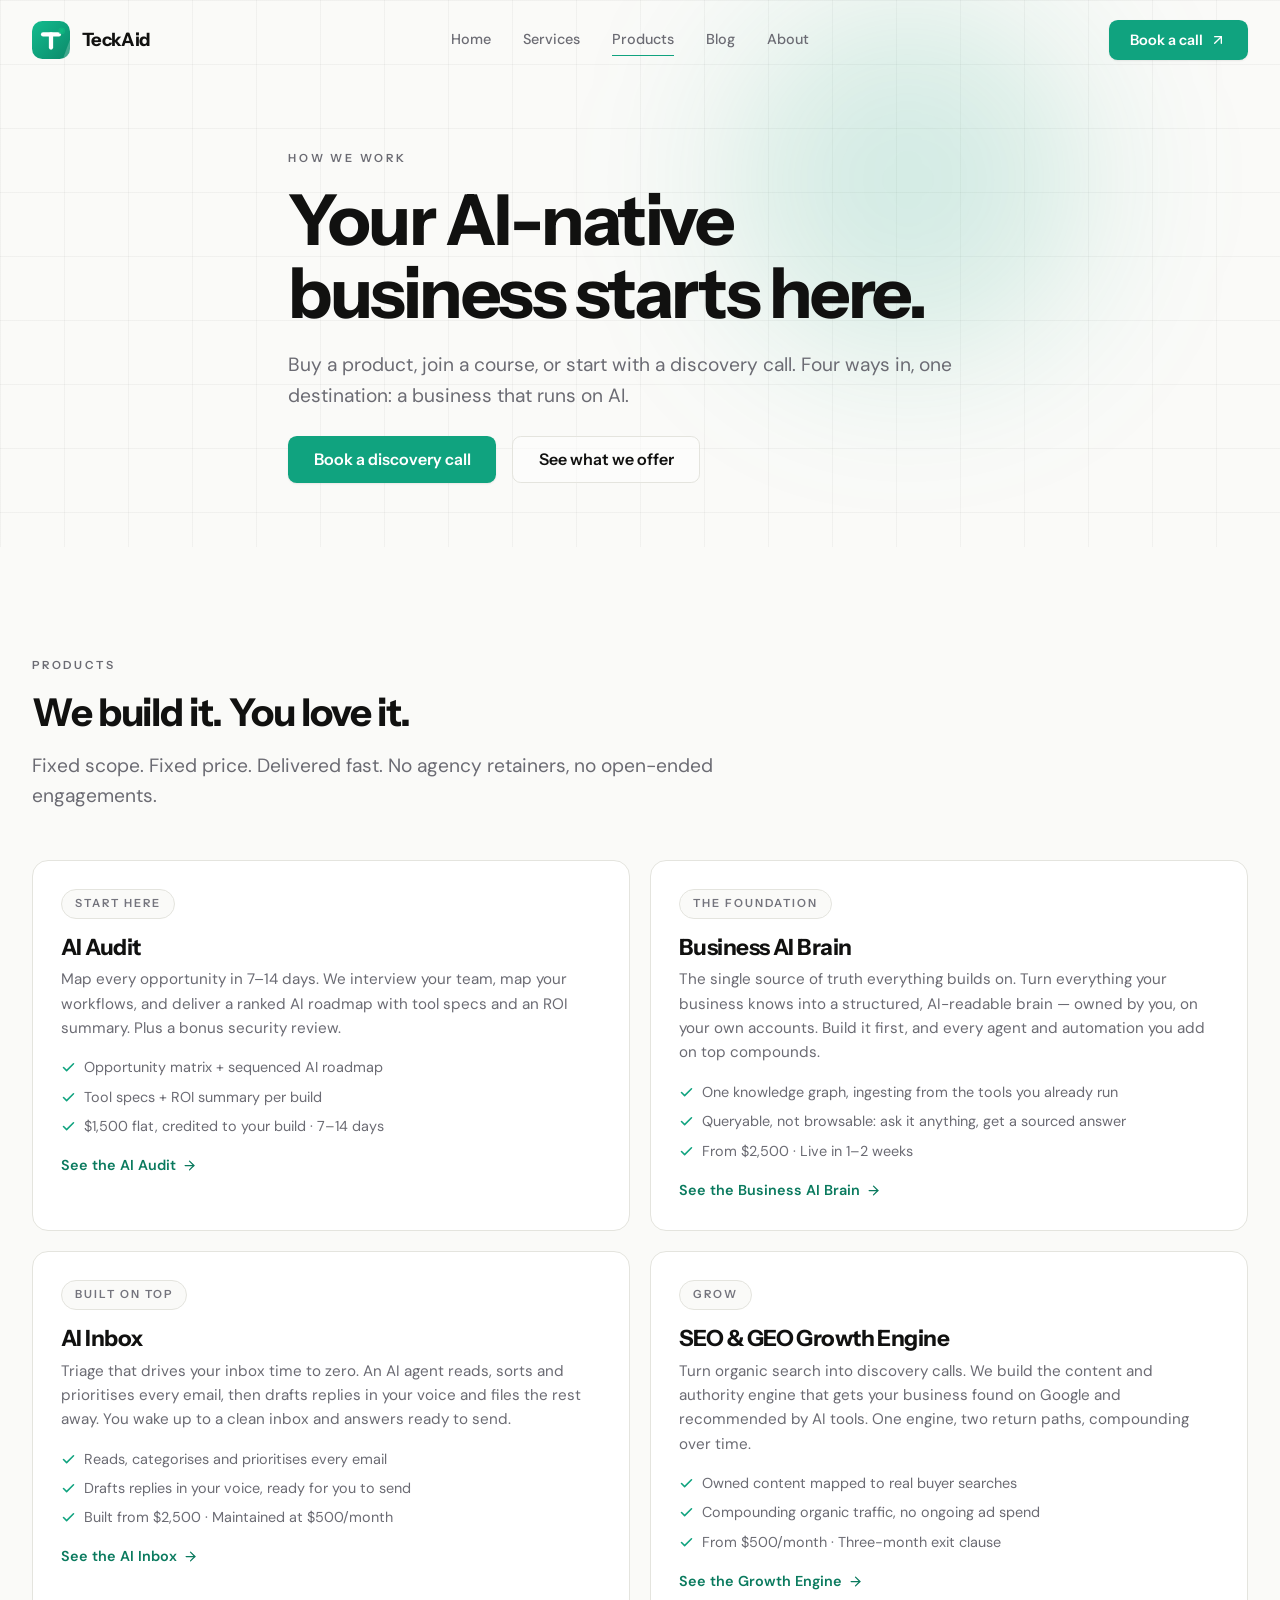
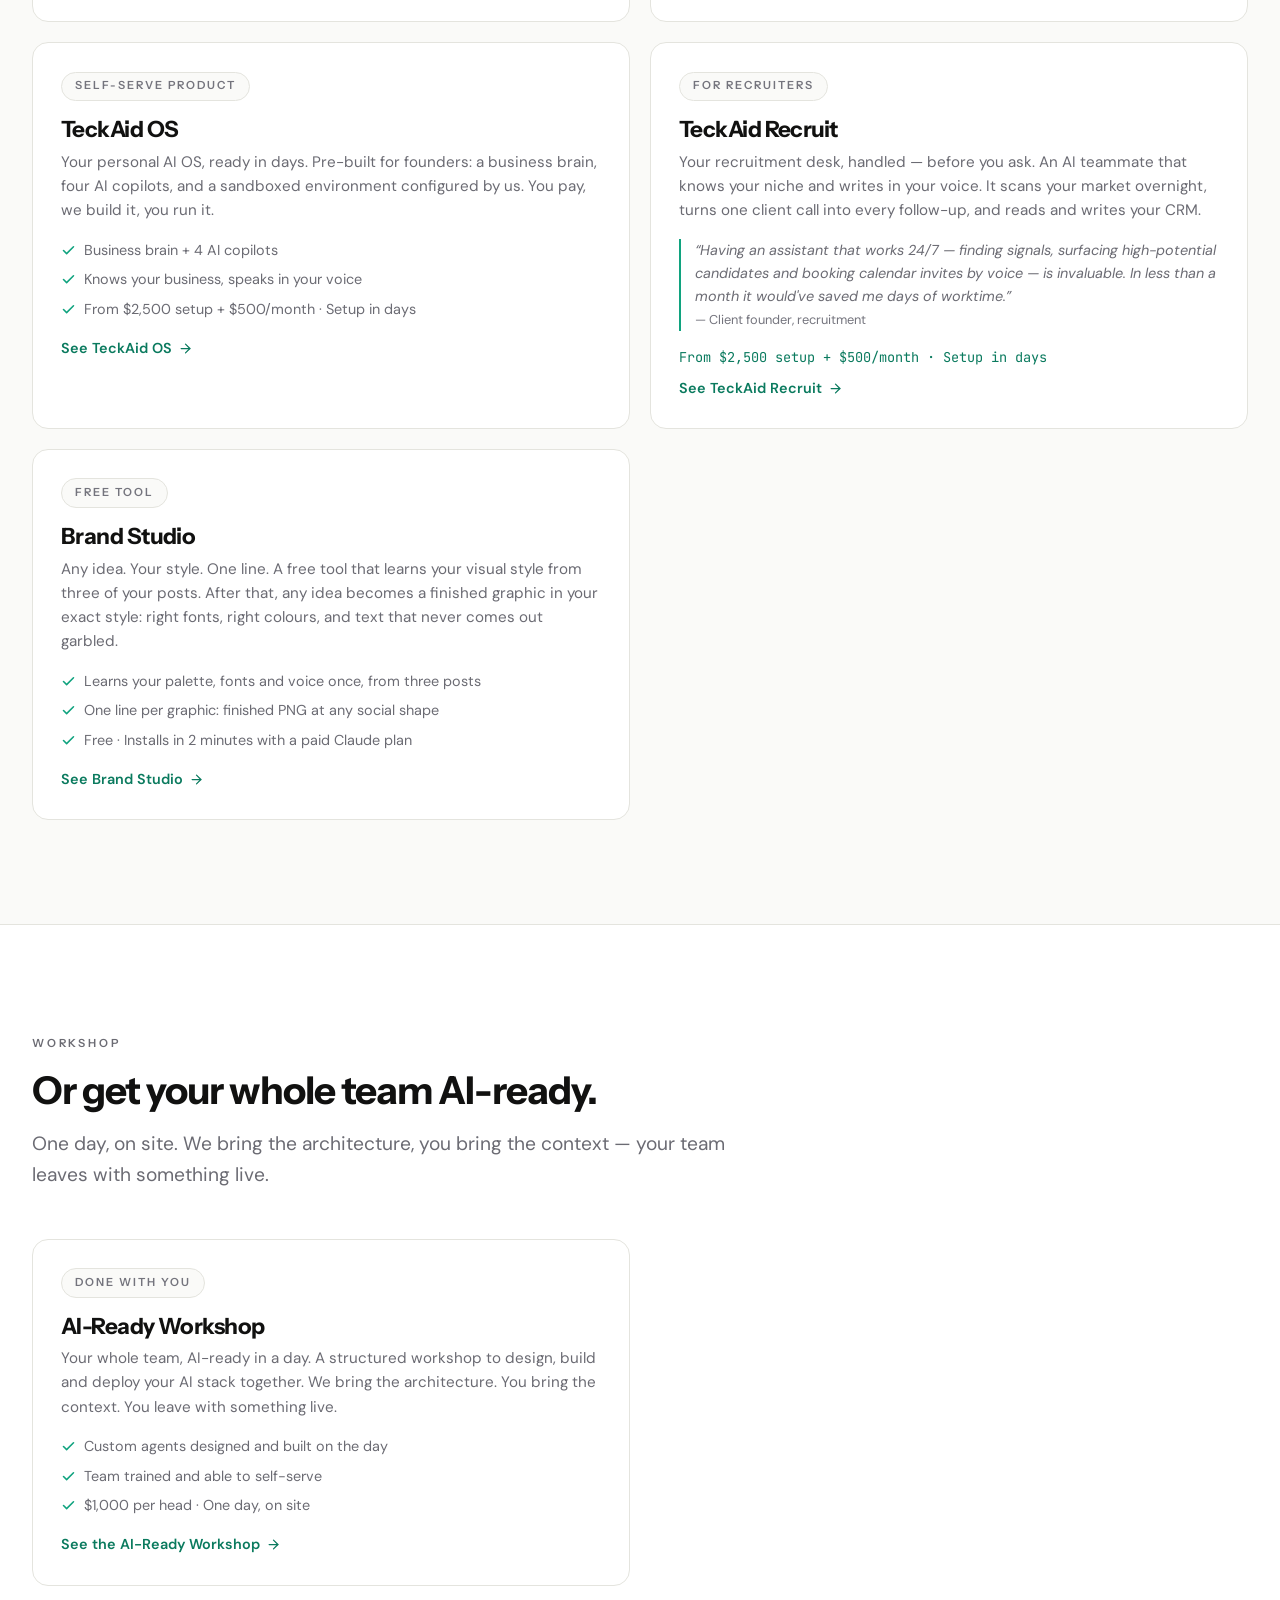
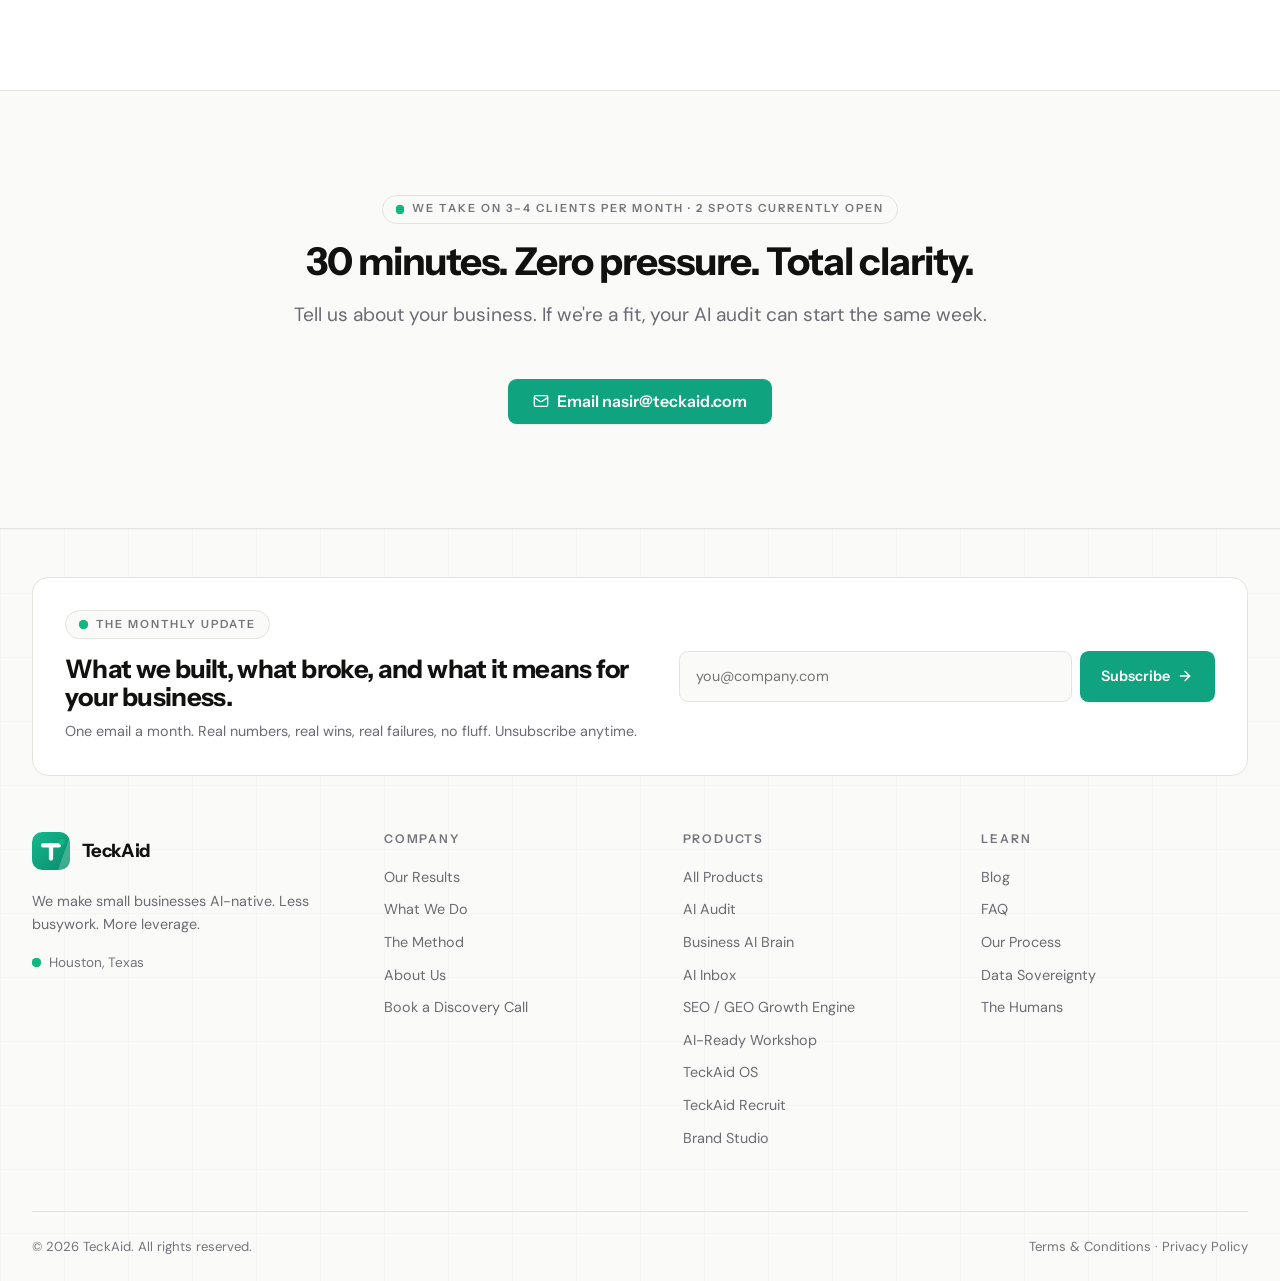
<file: products/index.html>
<!DOCTYPE html>
<html lang="en">
<head>
  <meta charset="UTF-8">
  <meta name="viewport" content="width=device-width, initial-scale=1.0">
  <title>Products — How We Make Small Business AI-Native | TeckAid</title>
  <meta name="description" content="Fixed scope, fixed price, delivered fast. From the AI Audit to the Business AI Brain, AI Inbox, SEO/GEO growth engine, TeckAid OS and Brand Studio.">
  <meta property="og:title" content="Products | TeckAid">
  <meta property="og:description" content="Your AI-native business starts here. Four ways in, one destination: a business that runs on AI.">
  <meta property="og:type" content="website">
  <link rel="icon" type="image/svg+xml" href="/assets/favicon.svg">
  <link rel="preconnect" href="https://fonts.googleapis.com">
  <link rel="preconnect" href="https://fonts.gstatic.com" crossorigin>
  <link href="https://fonts.googleapis.com/css2?family=Instrument+Sans:wght@400;500;600;700;800&family=DM+Sans:wght@400;500;600;700&family=JetBrains+Mono:wght@400;500&display=swap" rel="stylesheet">
  <link rel="stylesheet" href="/css/styles.css">
</head>
<body>

<header class="site-header">
  <div class="container">
    <nav class="nav-inner" aria-label="Main navigation">
      <a class="logo" href="/">
        <img class="logo-mark" src="/assets/logo-animated.svg" alt="TeckAid">
        <span>TeckAid</span>
      </a>
      <div class="nav-links">
        <a class="nav-link" href="/">Home</a>
        <a class="nav-link" href="/services/">Services</a>
        <a class="nav-link active" href="/products/">Products</a>
        <a class="nav-link" href="/blog/">Blog</a>
        <a class="nav-link" href="/about/">About</a>
      </div>
      <a class="btn btn-primary nav-cta" href="/contact/">Book a call
        <svg viewBox="0 0 24 24" fill="none" stroke="currentColor" stroke-width="2" stroke-linecap="round" stroke-linejoin="round"><path d="M7 17 17 7"/><path d="M7 7h10v10"/></svg>
      </a>
      <button class="menu-toggle" aria-expanded="false" aria-label="Toggle menu">
        <svg viewBox="0 0 24 24" fill="none" stroke="currentColor" stroke-width="2" stroke-linecap="round"><path d="M4 6h16"/><path d="M4 12h16"/><path d="M4 18h16"/></svg>
      </button>
    </nav>
    <div class="mobile-menu">
      <a href="/">Home</a>
      <a href="/services/">Services</a>
      <a href="/products/">Products</a>
      <a href="/blog/">Blog</a>
      <a href="/about/">About</a>
      <a href="/contact/">Book a call</a>
    </div>
  </div>
</header>

<main>

  <!-- HERO -->
  <section class="hero" style="min-height:auto;">
    <div class="absolute grid-pattern" style="position:absolute; inset:0;"></div>
    <div class="orb orb-green" style="top:0; right:15%; width:360px; height:360px;"></div>
    <div class="container">
      <div class="hero-grid" style="grid-template-columns:1fr; padding-top:9rem; padding-bottom:4rem; text-align:left;">
        <div style="max-width:52rem;">
          <span class="eyebrow reveal">How we work</span>
          <h1 class="display-xl reveal d1" style="font-size:clamp(2.5rem,5.5vw,4.5rem);">Your AI-native business starts here.</h1>
          <p class="lead reveal d2" style="max-width:44rem;">Buy a product, join a course, or start with a discovery call. Four ways in, one destination: a business that runs on AI.</p>
          <div class="flex gap-2 wrap mt-3 reveal d3">
            <a class="btn btn-primary btn-lg btn-shine" href="/contact/">Book a discovery call</a>
            <a class="btn btn-ghost btn-lg" href="#products">See what we offer</a>
          </div>
        </div>
      </div>
    </div>
  </section>

  <!-- PRODUCTS -->
  <section class="section" id="products">
    <div class="container">
      <div class="section-head reveal">
        <span class="eyebrow">Products</span>
        <h2 class="display-md">We build it. You love it.</h2>
        <p class="lead mt-2">Fixed scope. Fixed price. Delivered fast. No agency retainers, no open-ended engagements.</p>
      </div>

      <div class="results-grid">

        <article class="card card-pad card-hover reveal" id="ai-audit"> <span class="pill">Start here</span>
          <h3 class="mt-2" style="font-size:1.4rem;">AI Audit</h3>
          <p class="text-muted mt-1" style="font-size:0.95rem;">Map every opportunity in 7–14 days. We interview your team, map your workflows, and deliver a ranked AI roadmap with tool specs and an ROI summary. Plus a bonus security review.</p>
          <ul class="mt-2" style="display:grid; gap:0.4rem;">
            <li class="flex gap-1 items-center" style="font-size:0.9rem; color:rgb(var(--muted));"><svg width="15" height="15" viewBox="0 0 24 24" fill="none" stroke="currentColor" stroke-width="2.5" stroke-linecap="round" stroke-linejoin="round" style="color:rgb(var(--accent)); flex-shrink:0;"><path d="M20 6 9 17l-5-5"/></svg>Opportunity matrix + sequenced AI roadmap</li>
            <li class="flex gap-1 items-center" style="font-size:0.9rem; color:rgb(var(--muted));"><svg width="15" height="15" viewBox="0 0 24 24" fill="none" stroke="currentColor" stroke-width="2.5" stroke-linecap="round" stroke-linejoin="round" style="color:rgb(var(--accent)); flex-shrink:0;"><path d="M20 6 9 17l-5-5"/></svg>Tool specs + ROI summary per build</li>
            <li class="flex gap-1 items-center" style="font-size:0.9rem; color:rgb(var(--muted));"><svg width="15" height="15" viewBox="0 0 24 24" fill="none" stroke="currentColor" stroke-width="2.5" stroke-linecap="round" stroke-linejoin="round" style="color:rgb(var(--accent)); flex-shrink:0;"><path d="M20 6 9 17l-5-5"/></svg>$1,500 flat, credited to your build · 7–14 days</li>
          </ul>
          <a class="mt-2" style="display:inline-flex; align-items:center; gap:0.4rem; color:rgb(var(--accent-text)); font-weight:600; font-size:0.9rem;" href="/contact/">See the AI Audit
            <svg viewBox="0 0 24 24" width="15" height="15" fill="none" stroke="currentColor" stroke-width="2" stroke-linecap="round" stroke-linejoin="round"><path d="M5 12h14"/><path d="m12 5 7 7-7 7"/></svg></a>
        </article>

        <article class="card card-pad card-hover reveal d1" id="ai-brain"> <span class="pill">The foundation</span>
          <h3 class="mt-2" style="font-size:1.4rem;">Business AI Brain</h3>
          <p class="text-muted mt-1" style="font-size:0.95rem;">The single source of truth everything builds on. Turn everything your business knows into a structured, AI-readable brain — owned by you, on your own accounts. Build it first, and every agent and automation you add on top compounds.</p>
          <ul class="mt-2" style="display:grid; gap:0.4rem;">
            <li class="flex gap-1 items-center" style="font-size:0.9rem; color:rgb(var(--muted));"><svg width="15" height="15" viewBox="0 0 24 24" fill="none" stroke="currentColor" stroke-width="2.5" stroke-linecap="round" stroke-linejoin="round" style="color:rgb(var(--accent)); flex-shrink:0;"><path d="M20 6 9 17l-5-5"/></svg>One knowledge graph, ingesting from the tools you already run</li>
            <li class="flex gap-1 items-center" style="font-size:0.9rem; color:rgb(var(--muted));"><svg width="15" height="15" viewBox="0 0 24 24" fill="none" stroke="currentColor" stroke-width="2.5" stroke-linecap="round" stroke-linejoin="round" style="color:rgb(var(--accent)); flex-shrink:0;"><path d="M20 6 9 17l-5-5"/></svg>Queryable, not browsable: ask it anything, get a sourced answer</li>
            <li class="flex gap-1 items-center" style="font-size:0.9rem; color:rgb(var(--muted));"><svg width="15" height="15" viewBox="0 0 24 24" fill="none" stroke="currentColor" stroke-width="2.5" stroke-linecap="round" stroke-linejoin="round" style="color:rgb(var(--accent)); flex-shrink:0;"><path d="M20 6 9 17l-5-5"/></svg>From $2,500 · Live in 1–2 weeks</li>
          </ul>
          <a class="mt-2" style="display:inline-flex; align-items:center; gap:0.4rem; color:rgb(var(--accent-text)); font-weight:600; font-size:0.9rem;" href="/contact/">See the Business AI Brain
            <svg viewBox="0 0 24 24" width="15" height="15" fill="none" stroke="currentColor" stroke-width="2" stroke-linecap="round" stroke-linejoin="round"><path d="M5 12h14"/><path d="m12 5 7 7-7 7"/></svg></a>
        </article>

        <article class="card card-pad card-hover reveal" id="ai-inbox"> <span class="pill">Built on top</span>
          <h3 class="mt-2" style="font-size:1.4rem;">AI Inbox</h3>
          <p class="text-muted mt-1" style="font-size:0.95rem;">Triage that drives your inbox time to zero. An AI agent reads, sorts and prioritises every email, then drafts replies in your voice and files the rest away. You wake up to a clean inbox and answers ready to send.</p>
          <ul class="mt-2" style="display:grid; gap:0.4rem;">
            <li class="flex gap-1 items-center" style="font-size:0.9rem; color:rgb(var(--muted));"><svg width="15" height="15" viewBox="0 0 24 24" fill="none" stroke="currentColor" stroke-width="2.5" stroke-linecap="round" stroke-linejoin="round" style="color:rgb(var(--accent)); flex-shrink:0;"><path d="M20 6 9 17l-5-5"/></svg>Reads, categorises and prioritises every email</li>
            <li class="flex gap-1 items-center" style="font-size:0.9rem; color:rgb(var(--muted));"><svg width="15" height="15" viewBox="0 0 24 24" fill="none" stroke="currentColor" stroke-width="2.5" stroke-linecap="round" stroke-linejoin="round" style="color:rgb(var(--accent)); flex-shrink:0;"><path d="M20 6 9 17l-5-5"/></svg>Drafts replies in your voice, ready for you to send</li>
            <li class="flex gap-1 items-center" style="font-size:0.9rem; color:rgb(var(--muted));"><svg width="15" height="15" viewBox="0 0 24 24" fill="none" stroke="currentColor" stroke-width="2.5" stroke-linecap="round" stroke-linejoin="round" style="color:rgb(var(--accent)); flex-shrink:0;"><path d="M20 6 9 17l-5-5"/></svg>Built from $2,500 · Maintained at $500/month</li>
          </ul>
          <a class="mt-2" style="display:inline-flex; align-items:center; gap:0.4rem; color:rgb(var(--accent-text)); font-weight:600; font-size:0.9rem;" href="/contact/">See the AI Inbox
            <svg viewBox="0 0 24 24" width="15" height="15" fill="none" stroke="currentColor" stroke-width="2" stroke-linecap="round" stroke-linejoin="round"><path d="M5 12h14"/><path d="m12 5 7 7-7 7"/></svg></a>
        </article>

        <article class="card card-pad card-hover reveal" id="seo-geo"> <span class="pill">Grow</span>
          <h3 class="mt-2" style="font-size:1.4rem;">SEO &amp; GEO Growth Engine</h3>
          <p class="text-muted mt-1" style="font-size:0.95rem;">Turn organic search into discovery calls. We build the content and authority engine that gets your business found on Google and recommended by AI tools. One engine, two return paths, compounding over time.</p>
          <ul class="mt-2" style="display:grid; gap:0.4rem;">
            <li class="flex gap-1 items-center" style="font-size:0.9rem; color:rgb(var(--muted));"><svg width="15" height="15" viewBox="0 0 24 24" fill="none" stroke="currentColor" stroke-width="2.5" stroke-linecap="round" stroke-linejoin="round" style="color:rgb(var(--accent)); flex-shrink:0;"><path d="M20 6 9 17l-5-5"/></svg>Owned content mapped to real buyer searches</li>
            <li class="flex gap-1 items-center" style="font-size:0.9rem; color:rgb(var(--muted));"><svg width="15" height="15" viewBox="0 0 24 24" fill="none" stroke="currentColor" stroke-width="2.5" stroke-linecap="round" stroke-linejoin="round" style="color:rgb(var(--accent)); flex-shrink:0;"><path d="M20 6 9 17l-5-5"/></svg>Compounding organic traffic, no ongoing ad spend</li>
            <li class="flex gap-1 items-center" style="font-size:0.9rem; color:rgb(var(--muted));"><svg width="15" height="15" viewBox="0 0 24 24" fill="none" stroke="currentColor" stroke-width="2.5" stroke-linecap="round" stroke-linejoin="round" style="color:rgb(var(--accent)); flex-shrink:0;"><path d="M20 6 9 17l-5-5"/></svg>From $500/month · Three-month exit clause</li>
          </ul>
          <a class="mt-2" style="display:inline-flex; align-items:center; gap:0.4rem; color:rgb(var(--accent-text)); font-weight:600; font-size:0.9rem;" href="/contact/">See the Growth Engine
            <svg viewBox="0 0 24 24" width="15" height="15" fill="none" stroke="currentColor" stroke-width="2" stroke-linecap="round" stroke-linejoin="round"><path d="M5 12h14"/><path d="m12 5 7 7-7 7"/></svg></a>
        </article>

        <article class="card card-pad card-hover reveal d1" id="teckaid-os"> <span class="pill">Self-serve product</span>
          <h3 class="mt-2" style="font-size:1.4rem;">TeckAid OS</h3>
          <p class="text-muted mt-1" style="font-size:0.95rem;">Your personal AI OS, ready in days. Pre-built for founders: a business brain, four AI copilots, and a sandboxed environment configured by us. You pay, we build it, you run it.</p>
          <ul class="mt-2" style="display:grid; gap:0.4rem;">
            <li class="flex gap-1 items-center" style="font-size:0.9rem; color:rgb(var(--muted));"><svg width="15" height="15" viewBox="0 0 24 24" fill="none" stroke="currentColor" stroke-width="2.5" stroke-linecap="round" stroke-linejoin="round" style="color:rgb(var(--accent)); flex-shrink:0;"><path d="M20 6 9 17l-5-5"/></svg>Business brain + 4 AI copilots</li>
            <li class="flex gap-1 items-center" style="font-size:0.9rem; color:rgb(var(--muted));"><svg width="15" height="15" viewBox="0 0 24 24" fill="none" stroke="currentColor" stroke-width="2.5" stroke-linecap="round" stroke-linejoin="round" style="color:rgb(var(--accent)); flex-shrink:0;"><path d="M20 6 9 17l-5-5"/></svg>Knows your business, speaks in your voice</li>
            <li class="flex gap-1 items-center" style="font-size:0.9rem; color:rgb(var(--muted));"><svg width="15" height="15" viewBox="0 0 24 24" fill="none" stroke="currentColor" stroke-width="2.5" stroke-linecap="round" stroke-linejoin="round" style="color:rgb(var(--accent)); flex-shrink:0;"><path d="M20 6 9 17l-5-5"/></svg>From $2,500 setup + $500/month · Setup in days</li>
          </ul>
          <a class="mt-2" style="display:inline-flex; align-items:center; gap:0.4rem; color:rgb(var(--accent-text)); font-weight:600; font-size:0.9rem;" href="/contact/">See TeckAid OS
            <svg viewBox="0 0 24 24" width="15" height="15" fill="none" stroke="currentColor" stroke-width="2" stroke-linecap="round" stroke-linejoin="round"><path d="M5 12h14"/><path d="m12 5 7 7-7 7"/></svg></a>
        </article>

        <article class="card card-pad card-hover reveal" id="teckaid-recruit"> <span class="pill">For recruiters</span>
          <h3 class="mt-2" style="font-size:1.4rem;">TeckAid Recruit</h3>
          <p class="text-muted mt-1" style="font-size:0.95rem;">Your recruitment desk, handled — before you ask. An AI teammate that knows your niche and writes in your voice. It scans your market overnight, turns one client call into every follow-up, and reads and writes your CRM.</p>
          <blockquote class="mt-2" style="padding-left:0.9rem; border-left:2px solid rgb(var(--accent)); color:rgb(var(--muted)); font-style:italic; font-size:0.9rem;">“Having an assistant that works 24/7 — finding signals, surfacing high-potential candidates and booking calendar invites by voice — is invaluable. In less than a month it would've saved me days of worktime.” <br><span style="font-style:normal; color:rgb(var(--faint)); font-size:0.8rem;">— Client founder, recruitment</span></blockquote>
          <p class="mt-2" style="font-size:0.85rem; color:rgb(var(--accent-text)); font-family:var(--font-mono);">From $2,500 setup + $500/month · Setup in days</p>
          <a class="mt-1" style="display:inline-flex; align-items:center; gap:0.4rem; color:rgb(var(--accent-text)); font-weight:600; font-size:0.9rem;" href="/contact/">See TeckAid Recruit
            <svg viewBox="0 0 24 24" width="15" height="15" fill="none" stroke="currentColor" stroke-width="2" stroke-linecap="round" stroke-linejoin="round"><path d="M5 12h14"/><path d="m12 5 7 7-7 7"/></svg></a>
        </article>

        <article class="card card-pad card-hover reveal d1" id="brand-studio"> <span class="pill">Free tool</span>
          <h3 class="mt-2" style="font-size:1.4rem;">Brand Studio</h3>
          <p class="text-muted mt-1" style="font-size:0.95rem;">Any idea. Your style. One line. A free tool that learns your visual style from three of your posts. After that, any idea becomes a finished graphic in your exact style: right fonts, right colours, and text that never comes out garbled.</p>
          <ul class="mt-2" style="display:grid; gap:0.4rem;">
            <li class="flex gap-1 items-center" style="font-size:0.9rem; color:rgb(var(--muted));"><svg width="15" height="15" viewBox="0 0 24 24" fill="none" stroke="currentColor" stroke-width="2.5" stroke-linecap="round" stroke-linejoin="round" style="color:rgb(var(--accent)); flex-shrink:0;"><path d="M20 6 9 17l-5-5"/></svg>Learns your palette, fonts and voice once, from three posts</li>
            <li class="flex gap-1 items-center" style="font-size:0.9rem; color:rgb(var(--muted));"><svg width="15" height="15" viewBox="0 0 24 24" fill="none" stroke="currentColor" stroke-width="2.5" stroke-linecap="round" stroke-linejoin="round" style="color:rgb(var(--accent)); flex-shrink:0;"><path d="M20 6 9 17l-5-5"/></svg>One line per graphic: finished PNG at any social shape</li>
            <li class="flex gap-1 items-center" style="font-size:0.9rem; color:rgb(var(--muted));"><svg width="15" height="15" viewBox="0 0 24 24" fill="none" stroke="currentColor" stroke-width="2.5" stroke-linecap="round" stroke-linejoin="round" style="color:rgb(var(--accent)); flex-shrink:0;"><path d="M20 6 9 17l-5-5"/></svg>Free · Installs in 2 minutes with a paid Claude plan</li>
          </ul>
          <a class="mt-2" style="display:inline-flex; align-items:center; gap:0.4rem; color:rgb(var(--accent-text)); font-weight:600; font-size:0.9rem;" href="/contact/">See Brand Studio
            <svg viewBox="0 0 24 24" width="15" height="15" fill="none" stroke="currentColor" stroke-width="2" stroke-linecap="round" stroke-linejoin="round"><path d="M5 12h14"/><path d="m12 5 7 7-7 7"/></svg></a>
        </article>

      </div>
    </div>
  </section>

  <!-- EDUCATION -->
  <section class="section" id="education" style="background:rgb(var(--surface)); border-block:1px solid rgb(var(--border));">
    <div class="container">
      <div class="section-head reveal">
        <span class="eyebrow">Workshop</span>
        <h2 class="display-md">Or get your whole team AI-ready.</h2>
        <p class="lead mt-2">One day, on site. We bring the architecture, you bring the context — your team leaves with something live.</p>
      </div>

      <div class="results-grid">
        <article class="card card-pad card-hover reveal d1" id="workshop"> <span class="pill">Done with you</span>
          <h3 class="mt-2" style="font-size:1.4rem;">AI-Ready Workshop</h3>
          <p class="text-muted mt-1" style="font-size:0.95rem;">Your whole team, AI-ready in a day. A structured workshop to design, build and deploy your AI stack together. We bring the architecture. You bring the context. You leave with something live.</p>
          <ul class="mt-2" style="display:grid; gap:0.4rem;">
            <li class="flex gap-1 items-center" style="font-size:0.9rem; color:rgb(var(--muted));"><svg width="15" height="15" viewBox="0 0 24 24" fill="none" stroke="currentColor" stroke-width="2.5" stroke-linecap="round" stroke-linejoin="round" style="color:rgb(var(--accent)); flex-shrink:0;"><path d="M20 6 9 17l-5-5"/></svg>Custom agents designed and built on the day</li>
            <li class="flex gap-1 items-center" style="font-size:0.9rem; color:rgb(var(--muted));"><svg width="15" height="15" viewBox="0 0 24 24" fill="none" stroke="currentColor" stroke-width="2.5" stroke-linecap="round" stroke-linejoin="round" style="color:rgb(var(--accent)); flex-shrink:0;"><path d="M20 6 9 17l-5-5"/></svg>Team trained and able to self-serve</li>
            <li class="flex gap-1 items-center" style="font-size:0.9rem; color:rgb(var(--muted));"><svg width="15" height="15" viewBox="0 0 24 24" fill="none" stroke="currentColor" stroke-width="2.5" stroke-linecap="round" stroke-linejoin="round" style="color:rgb(var(--accent)); flex-shrink:0;"><path d="M20 6 9 17l-5-5"/></svg>$1,000 per head · One day, on site</li>
          </ul>
          <a class="mt-2" style="display:inline-flex; align-items:center; gap:0.4rem; color:rgb(var(--accent-text)); font-weight:600; font-size:0.9rem;" href="/contact/">See the AI-Ready Workshop
            <svg viewBox="0 0 24 24" width="15" height="15" fill="none" stroke="currentColor" stroke-width="2" stroke-linecap="round" stroke-linejoin="round"><path d="M5 12h14"/><path d="m12 5 7 7-7 7"/></svg></a>
        </article>
      </div>
    </div>
  </section>

  <!-- GET STARTED -->
  <section class="section" id="contact">
    <div class="container">
      <div class="section-head center reveal">
        <span class="pill"><span class="live-dot"></span> We take on 3–4 clients per month · 2 spots currently open</span>
        <h2 class="display-md mt-2">30 minutes. Zero pressure. Total clarity.</h2>
        <p class="lead mt-2">Tell us about your business. If we're a fit, your AI audit can start the same week.</p>
      </div>
      <div class="reveal" style="text-align:center;">
        <a class="btn btn-primary btn-lg btn-shine" href="mailto:nasir@teckaid.com">
          <svg viewBox="0 0 24 24" fill="none" stroke="currentColor" stroke-width="2" stroke-linecap="round" stroke-linejoin="round"><rect width="20" height="16" x="2" y="4" rx="2"/><path d="m22 7-8.97 5.7a1.94 1.94 0 0 1-2.06 0L2 7"/></svg>
          Email nasir@teckaid.com
        </a>
      </div>
    </div>
  </section>

</main>

<footer class="footer">
  <div class="absolute grid-pattern" style="position:absolute; inset:0; opacity:0.5;"></div>
  <div class="container" style="position:relative;">
    <div class="newsletter reveal" style="margin-top:3rem;">
      <div>
        <span class="pill"><span class="live-dot"></span> The Monthly Update</span>
        <h3 class="mt-2" style="font-size:1.6rem;">What we built, what broke, and what it means for your business.</h3>
        <p class="text-muted mt-1" style="font-size:0.9rem;">One email a month. Real numbers, real wins, real failures, no fluff. Unsubscribe anytime.</p>
      </div>
      <form class="flex gap-1 wrap" action="mailto:nasir@teckaid.com" method="post" enctype="text/plain">
        <input class="field" style="flex:1; min-width:180px;" type="email" name="email" placeholder="you@company.com" aria-label="Your email" required>
        <button class="btn btn-primary" type="submit">Subscribe
          <svg viewBox="0 0 24 24" fill="none" stroke="currentColor" stroke-width="2" stroke-linecap="round" stroke-linejoin="round"><path d="M5 12h14"/><path d="m12 5 7 7-7 7"/></svg>
        </button>
      </form>
    </div>

    <div class="footer-grid">
      <div>
        <a class="logo" href="/">
          <img class="logo-mark" src="/assets/logo-animated.svg" alt="TeckAid">
          <span>TeckAid</span>
        </a>
        <p class="desc">We make small businesses AI-native. Less busywork. More leverage.</p>
        <div class="flex items-center gap-1 mt-2" style="font-size:0.85rem; color:rgb(var(--faint));"><span class="live-dot"></span> Houston, Texas</div>
      </div>
      <div class="footer-col">
        <h4>Company</h4>
        <a href="/#results">Our Results</a>
        <a href="/services/">What We Do</a>
        <a href="/#method">The Method</a>
        <a href="/about/">About Us</a>
        <a href="/contact/">Book a Discovery Call</a>
      </div>
      <div class="footer-col">
        <h4>Products</h4>
        <a href="/products/">All Products</a>
        <a href="/products/#ai-audit">AI Audit</a>
        <a href="/products/#ai-brain">Business AI Brain</a>
        <a href="/products/#ai-inbox">AI Inbox</a>
        <a href="/products/#seo-geo">SEO / GEO Growth Engine</a>
        <a href="/products/#workshop">AI-Ready Workshop</a>
        <a href="/products/#teckaid-os">TeckAid OS</a>
        <a href="/products/#teckaid-recruit">TeckAid Recruit</a>
        <a href="/products/#brand-studio">Brand Studio</a>
      </div>
      <div class="footer-col">
        <h4>Learn</h4>
        <a href="/blog/">Blog</a>
        <a href="/#faq">FAQ</a>
        <a href="/#process">Our Process</a>
        <a href="/#data">Data Sovereignty</a>
        <a href="/#humans">The Humans</a>
      </div>
    </div>

    <div class="footer-bottom">
      <span>© <span data-year>2026</span> TeckAid. All rights reserved.</span>
      <span><a href="/terms/">Terms &amp; Conditions</a> · <a href="/privacy/">Privacy Policy</a></span>
    </div>
  </div>
</footer>

<script src="/js/main.js"></script>
</body>
</html>
</file>
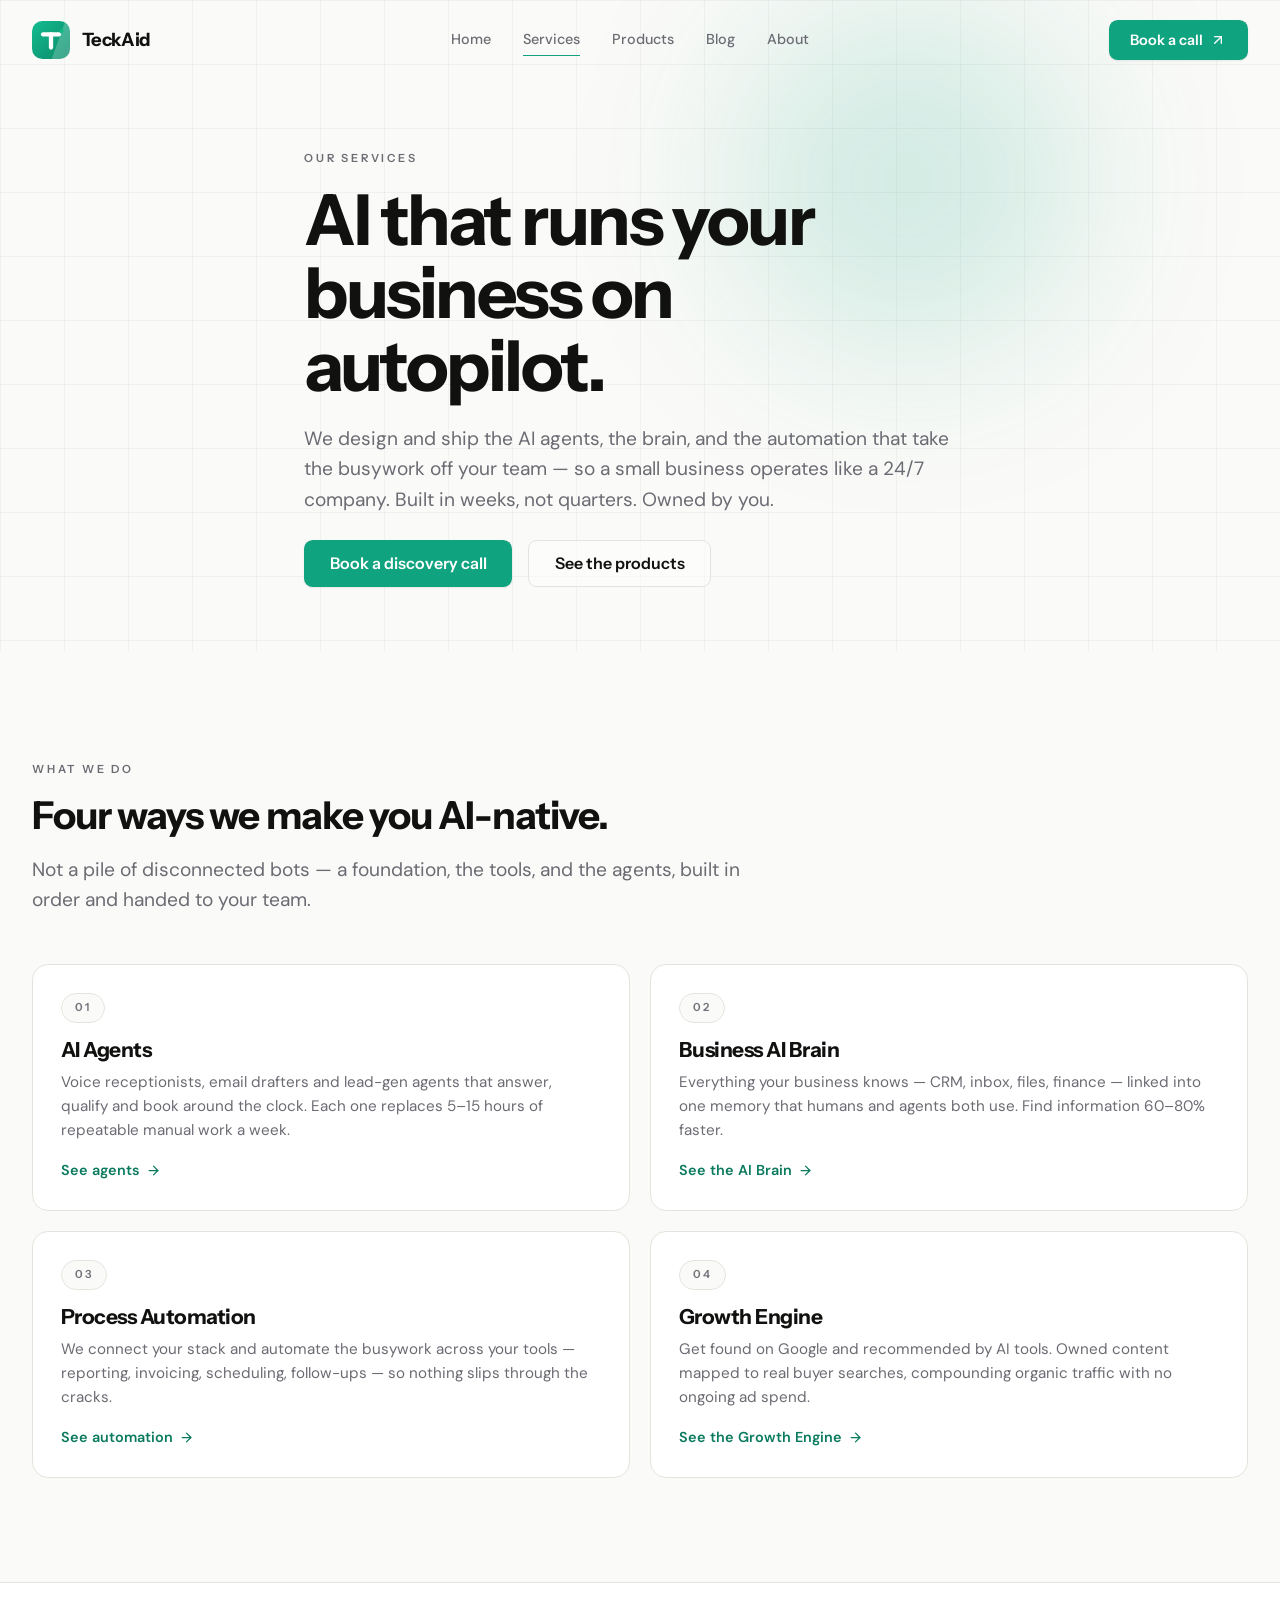
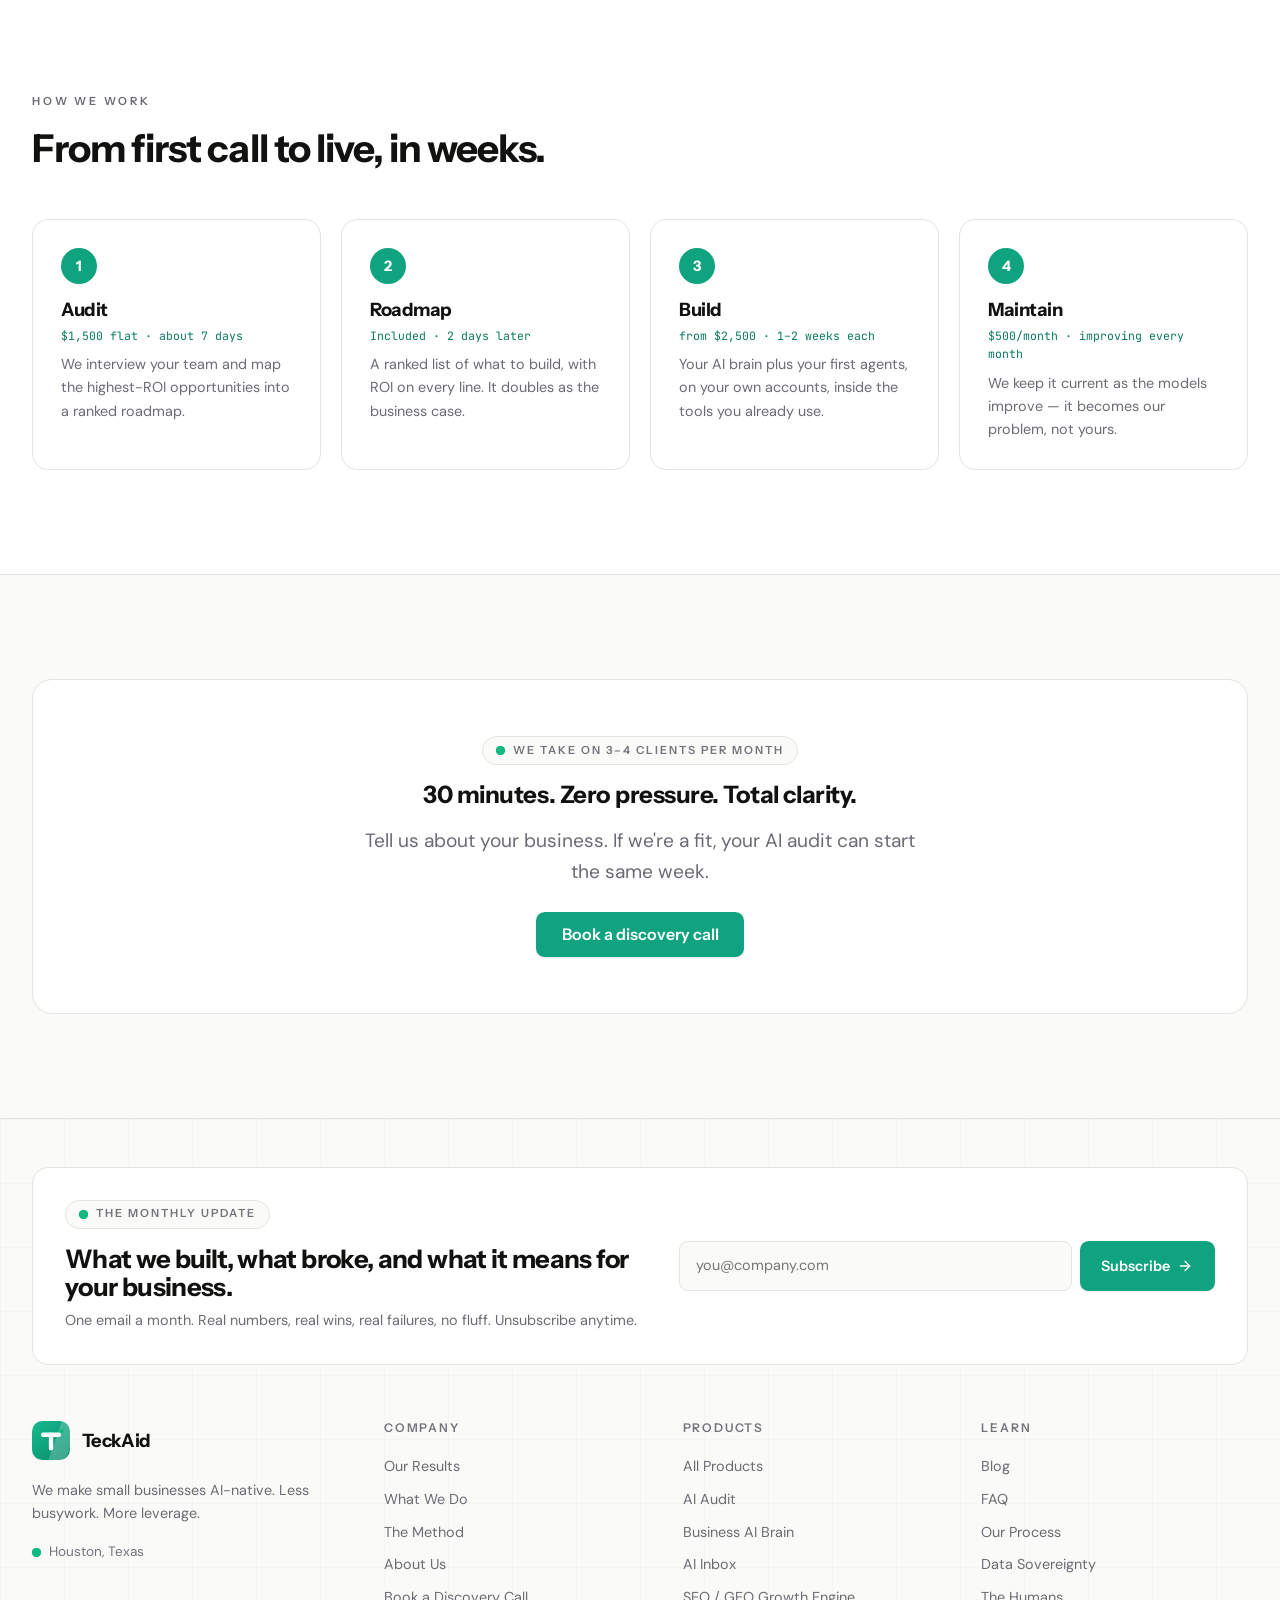
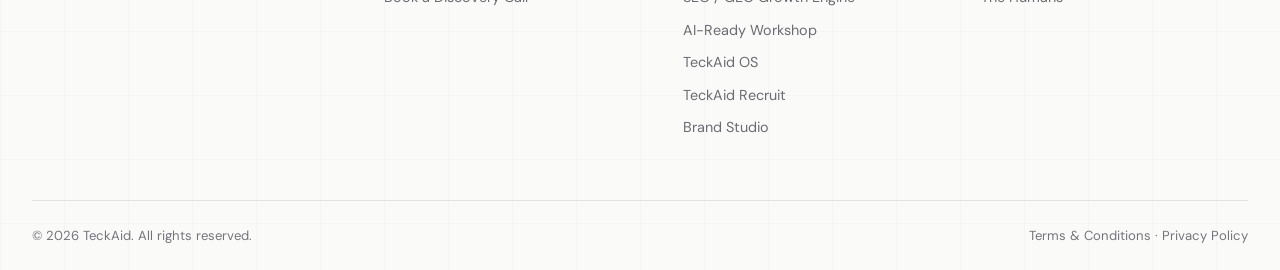
<file: services/index.html>
<!DOCTYPE html>
<html lang="en">
<head>
  <meta charset="UTF-8">
  <meta name="viewport" content="width=device-width, initial-scale=1.0">
  <title>Services — AI That Runs Your Business on Autopilot | TeckAid</title>
  <meta name="description" content="TeckAid builds AI agents, a business AI brain, and process automation that run your small business on autopilot — shipped in weeks, owned by you.">
  <meta property="og:title" content="Services | TeckAid">
  <meta property="og:description" content="AI agents, a business AI brain, and process automation for small business.">
  <meta property="og:type" content="website">
  <link rel="icon" type="image/svg+xml" href="/assets/favicon.svg">
  <link rel="preconnect" href="https://fonts.googleapis.com">
  <link rel="preconnect" href="https://fonts.gstatic.com" crossorigin>
  <link href="https://fonts.googleapis.com/css2?family=Instrument+Sans:wght@400;500;600;700;800&family=DM+Sans:wght@400;500;600;700&family=JetBrains+Mono:wght@400;500&display=swap" rel="stylesheet">
  <link rel="stylesheet" href="/css/styles.css">
</head>
<body>

<header class="site-header">
  <div class="container">
    <nav class="nav-inner" aria-label="Main navigation">
      <a class="logo" href="/">
        <img class="logo-mark" src="/assets/logo-animated.svg" alt="TeckAid">
        <span>TeckAid</span>
      </a>
      <div class="nav-links">
        <a class="nav-link" href="/">Home</a>
        <a class="nav-link active" href="/services/">Services</a>
        <a class="nav-link" href="/products/">Products</a>
        <a class="nav-link" href="/blog/">Blog</a>
        <a class="nav-link" href="/about/">About</a>
      </div>
      <a class="btn btn-primary nav-cta" href="/contact/">Book a call
        <svg viewBox="0 0 24 24" fill="none" stroke="currentColor" stroke-width="2" stroke-linecap="round" stroke-linejoin="round"><path d="M7 17 17 7"/><path d="M7 7h10v10"/></svg>
      </a>
      <button class="menu-toggle" aria-expanded="false" aria-label="Toggle menu">
        <svg viewBox="0 0 24 24" fill="none" stroke="currentColor" stroke-width="2" stroke-linecap="round"><path d="M4 6h16"/><path d="M4 12h16"/><path d="M4 18h16"/></svg>
      </button>
    </nav>
    <div class="mobile-menu">
      <a href="/">Home</a>
      <a href="/services/">Services</a>
      <a href="/products/">Products</a>
      <a href="/blog/">Blog</a>
      <a href="/about/">About</a>
      <a href="/contact/">Book a call</a>
    </div>
  </div>
</header>

<main>

  <!-- HERO -->
  <section class="hero" style="min-height:auto;">
    <div class="absolute grid-pattern" style="position:absolute; inset:0;"></div>
    <div class="orb orb-green" style="top:0; right:15%; width:360px; height:360px;"></div>
    <div class="container">
      <div class="hero-grid" style="grid-template-columns:1fr; padding-top:9rem; padding-bottom:4rem;">
        <div style="max-width:52rem;">
          <span class="eyebrow reveal">Our services</span>
          <h1 class="display-xl reveal d1" style="font-size:clamp(2.5rem,5.5vw,4.5rem);">AI that runs your business on autopilot.</h1>
          <p class="lead reveal d2" style="max-width:42rem;">We design and ship the AI agents, the brain, and the automation that take the busywork off your team — so a small business operates like a 24/7 company. Built in weeks, not quarters. Owned by you.</p>
          <div class="flex gap-2 wrap mt-3 reveal d3">
            <a class="btn btn-primary btn-lg btn-shine" href="/contact/">Book a discovery call</a>
            <a class="btn btn-ghost btn-lg" href="/products/">See the products</a>
          </div>
        </div>
      </div>
    </div>
  </section>

  <!-- SERVICES -->
  <section class="section" id="services">
    <div class="container">
      <div class="section-head reveal">
        <span class="eyebrow">What we do</span>
        <h2 class="display-md">Four ways we make you AI-native.</h2>
        <p class="lead mt-2">Not a pile of disconnected bots — a foundation, the tools, and the agents, built in order and handed to your team.</p>
      </div>

      <div class="results-grid">
        <article class="card card-pad card-hover reveal">
          <span class="pill">01</span>
          <h3 class="mt-2" style="font-size:1.3rem;">AI Agents</h3>
          <p class="text-muted mt-1" style="font-size:0.95rem;">Voice receptionists, email drafters and lead-gen agents that answer, qualify and book around the clock. Each one replaces 5–15 hours of repeatable manual work a week.</p>
          <a class="mt-2" style="display:inline-flex; align-items:center; gap:0.4rem; color:rgb(var(--accent-text)); font-weight:600; font-size:0.9rem;" href="/products/">See agents
            <svg viewBox="0 0 24 24" width="15" height="15" fill="none" stroke="currentColor" stroke-width="2" stroke-linecap="round" stroke-linejoin="round"><path d="M5 12h14"/><path d="m12 5 7 7-7 7"/></svg></a>
        </article>

        <article class="card card-pad card-hover reveal d1">
          <span class="pill">02</span>
          <h3 class="mt-2" style="font-size:1.3rem;">Business AI Brain</h3>
          <p class="text-muted mt-1" style="font-size:0.95rem;">Everything your business knows — CRM, inbox, files, finance — linked into one memory that humans and agents both use. Find information 60–80% faster.</p>
          <a class="mt-2" style="display:inline-flex; align-items:center; gap:0.4rem; color:rgb(var(--accent-text)); font-weight:600; font-size:0.9rem;" href="/products/#ai-brain">See the AI Brain
            <svg viewBox="0 0 24 24" width="15" height="15" fill="none" stroke="currentColor" stroke-width="2" stroke-linecap="round" stroke-linejoin="round"><path d="M5 12h14"/><path d="m12 5 7 7-7 7"/></svg></a>
        </article>

        <article class="card card-pad card-hover reveal">
          <span class="pill">03</span>
          <h3 class="mt-2" style="font-size:1.3rem;">Process Automation</h3>
          <p class="text-muted mt-1" style="font-size:0.95rem;">We connect your stack and automate the busywork across your tools — reporting, invoicing, scheduling, follow-ups — so nothing slips through the cracks.</p>
          <a class="mt-2" style="display:inline-flex; align-items:center; gap:0.4rem; color:rgb(var(--accent-text)); font-weight:600; font-size:0.9rem;" href="/products/">See automation
            <svg viewBox="0 0 24 24" width="15" height="15" fill="none" stroke="currentColor" stroke-width="2" stroke-linecap="round" stroke-linejoin="round"><path d="M5 12h14"/><path d="m12 5 7 7-7 7"/></svg></a>
        </article>

        <article class="card card-pad card-hover reveal d1">
          <span class="pill">04</span>
          <h3 class="mt-2" style="font-size:1.3rem;">Growth Engine</h3>
          <p class="text-muted mt-1" style="font-size:0.95rem;">Get found on Google and recommended by AI tools. Owned content mapped to real buyer searches, compounding organic traffic with no ongoing ad spend.</p>
          <a class="mt-2" style="display:inline-flex; align-items:center; gap:0.4rem; color:rgb(var(--accent-text)); font-weight:600; font-size:0.9rem;" href="/products/#seo-geo">See the Growth Engine
            <svg viewBox="0 0 24 24" width="15" height="15" fill="none" stroke="currentColor" stroke-width="2" stroke-linecap="round" stroke-linejoin="round"><path d="M5 12h14"/><path d="m12 5 7 7-7 7"/></svg></a>
        </article>
      </div>
    </div>
  </section>

  <!-- HOW WE WORK -->
  <section class="section" id="how" style="background:rgb(var(--surface)); border-block:1px solid rgb(var(--border));">
    <div class="container">
      <div class="section-head reveal">
        <span class="eyebrow">How we work</span>
        <h2 class="display-md">From first call to live, in weeks.</h2>
      </div>
      <div class="steps-grid reveal">
        <article class="card card-pad step-card">
          <span class="step-num">1</span>
          <h3>Audit</h3>
          <div class="meta">$1,500 flat · about 7 days</div>
          <p>We interview your team and map the highest-ROI opportunities into a ranked roadmap.</p>
        </article>
        <article class="card card-pad step-card">
          <span class="step-num">2</span>
          <h3>Roadmap</h3>
          <div class="meta">Included · 2 days later</div>
          <p>A ranked list of what to build, with ROI on every line. It doubles as the business case.</p>
        </article>
        <article class="card card-pad step-card">
          <span class="step-num">3</span>
          <h3>Build</h3>
          <div class="meta">from $2,500 · 1–2 weeks each</div>
          <p>Your AI brain plus your first agents, on your own accounts, inside the tools you already use.</p>
        </article>
        <article class="card card-pad step-card">
          <span class="step-num">4</span>
          <h3>Maintain</h3>
          <div class="meta">$500/month · improving every month</div>
          <p>We keep it current as the models improve — it becomes our problem, not yours.</p>
        </article>
      </div>
    </div>
  </section>

  <!-- CTA -->
  <section class="section" id="contact">
    <div class="container">
      <div class="band reveal">
        <div class="band-inner" style="text-align:center;">
          <span class="pill"><span class="live-dot"></span> We take on 3–4 clients per month</span>
          <h2 class="display-sm mt-2" style="margin-inline:auto; max-width:36rem;">30 minutes. Zero pressure. Total clarity.</h2>
          <p class="lead mt-2" style="margin-inline:auto; max-width:36rem;">Tell us about your business. If we're a fit, your AI audit can start the same week.</p>
          <div class="mt-3"><a class="btn btn-primary btn-lg btn-shine" href="/contact/">Book a discovery call</a></div>
        </div>
      </div>
    </div>
  </section>

</main>

<footer class="footer">
  <div class="absolute grid-pattern" style="position:absolute; inset:0; opacity:0.5;"></div>
  <div class="container" style="position:relative;">
    <div class="newsletter reveal" style="margin-top:3rem;">
      <div>
        <span class="pill"><span class="live-dot"></span> The Monthly Update</span>
        <h3 class="mt-2" style="font-size:1.6rem;">What we built, what broke, and what it means for your business.</h3>
        <p class="text-muted mt-1" style="font-size:0.9rem;">One email a month. Real numbers, real wins, real failures, no fluff. Unsubscribe anytime.</p>
      </div>
      <form class="flex gap-1 wrap" action="mailto:nasir@teckaid.com" method="post" enctype="text/plain">
        <input class="field" style="flex:1; min-width:180px;" type="email" name="email" placeholder="you@company.com" aria-label="Your email" required>
        <button class="btn btn-primary" type="submit">Subscribe
          <svg viewBox="0 0 24 24" fill="none" stroke="currentColor" stroke-width="2" stroke-linecap="round" stroke-linejoin="round"><path d="M5 12h14"/><path d="m12 5 7 7-7 7"/></svg>
        </button>
      </form>
    </div>

    <div class="footer-grid">
      <div>
        <a class="logo" href="/">
          <img class="logo-mark" src="/assets/logo-animated.svg" alt="TeckAid">
          <span>TeckAid</span>
        </a>
        <p class="desc">We make small businesses AI-native. Less busywork. More leverage.</p>
        <div class="flex items-center gap-1 mt-2" style="font-size:0.85rem; color:rgb(var(--faint));"><span class="live-dot"></span> Houston, Texas</div>
      </div>
      <div class="footer-col">
        <h4>Company</h4>
        <a href="/#results">Our Results</a>
        <a href="/services/">What We Do</a>
        <a href="/#method">The Method</a>
        <a href="/about/">About Us</a>
        <a href="/contact/">Book a Discovery Call</a>
      </div>
      <div class="footer-col">
        <h4>Products</h4>
        <a href="/products/">All Products</a>
        <a href="/products/#ai-audit">AI Audit</a>
        <a href="/products/#ai-brain">Business AI Brain</a>
        <a href="/products/#ai-inbox">AI Inbox</a>
        <a href="/products/#seo-geo">SEO / GEO Growth Engine</a>
        <a href="/products/#workshop">AI-Ready Workshop</a>
        <a href="/products/#teckaid-os">TeckAid OS</a>
        <a href="/products/#teckaid-recruit">TeckAid Recruit</a>
        <a href="/products/#brand-studio">Brand Studio</a>
      </div>
      <div class="footer-col">
        <h4>Learn</h4>
        <a href="/blog/">Blog</a>
        <a href="/#faq">FAQ</a>
        <a href="/#process">Our Process</a>
        <a href="/#data">Data Sovereignty</a>
        <a href="/#humans">The Humans</a>
      </div>
    </div>

    <div class="footer-bottom">
      <span>© <span data-year>2026</span> TeckAid. All rights reserved.</span>
      <span><a href="/terms/">Terms &amp; Conditions</a> · <a href="/privacy/">Privacy Policy</a></span>
    </div>
  </div>
</footer>

<script src="/js/main.js"></script>
</body>
</html>
</file>
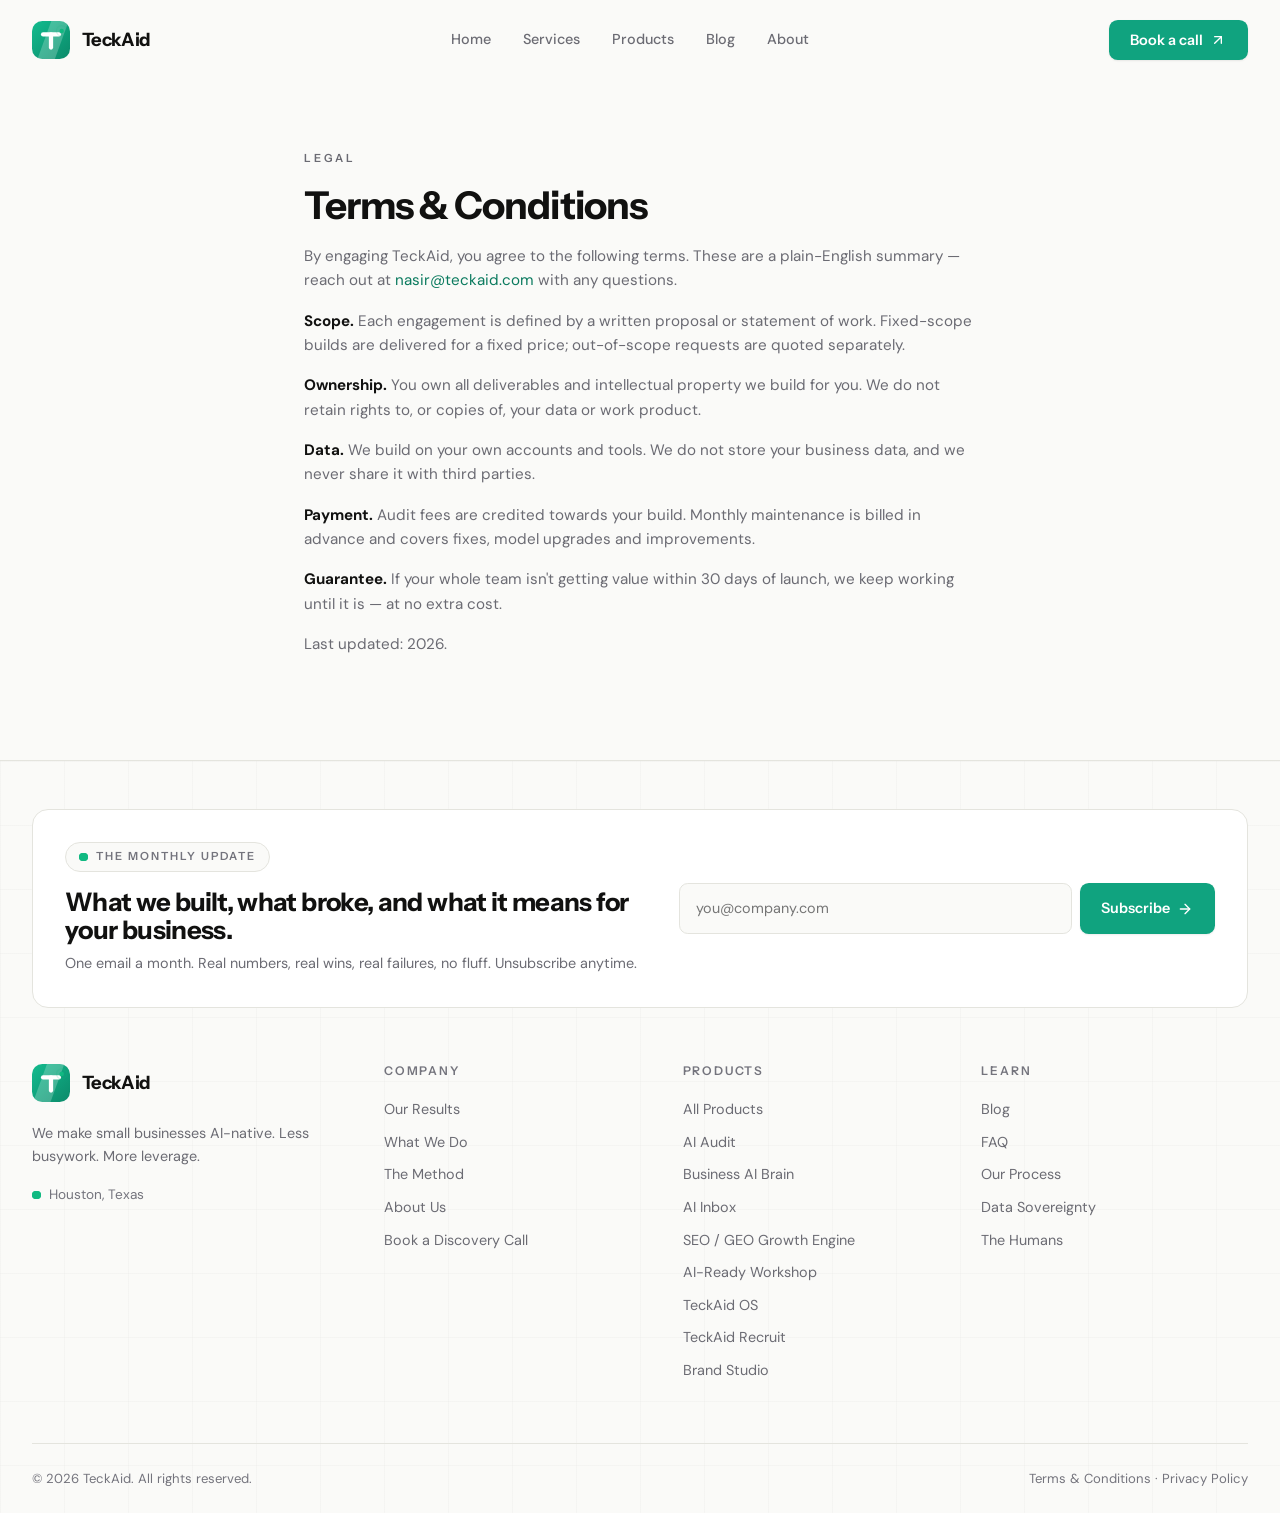
<file: terms/index.html>
<!DOCTYPE html>
<html lang="en">
<head>
  <meta charset="UTF-8">
  <meta name="viewport" content="width=device-width, initial-scale=1.0">
  <title>Terms &amp; Conditions | TeckAid</title>
  <meta name="description" content="Terms and conditions for TeckAid.">
  <meta name="robots" content="noindex">
  <link rel="icon" type="image/svg+xml" href="/assets/favicon.svg">
  <link rel="preconnect" href="https://fonts.googleapis.com">
  <link rel="preconnect" href="https://fonts.gstatic.com" crossorigin>
  <link href="https://fonts.googleapis.com/css2?family=Instrument+Sans:wght@400;500;600;700;800&family=DM+Sans:wght@400;500;600;700&family=JetBrains+Mono:wght@400;500&display=swap" rel="stylesheet">
  <link rel="stylesheet" href="/css/styles.css">
</head>
<body>

<header class="site-header">
  <div class="container">
    <nav class="nav-inner" aria-label="Main navigation">
      <a class="logo" href="/">
        <img class="logo-mark" src="/assets/logo-animated.svg" alt="TeckAid">
        <span>TeckAid</span>
      </a>
      <div class="nav-links">
        <a class="nav-link" href="/">Home</a>
        <a class="nav-link" href="/services/">Services</a>
        <a class="nav-link" href="/products/">Products</a>
        <a class="nav-link" href="/blog/">Blog</a>
        <a class="nav-link" href="/about/">About</a>
      </div>
      <a class="btn btn-primary nav-cta" href="/contact/">Book a call
        <svg viewBox="0 0 24 24" fill="none" stroke="currentColor" stroke-width="2" stroke-linecap="round" stroke-linejoin="round"><path d="M7 17 17 7"/><path d="M7 7h10v10"/></svg>
      </a>
      <button class="menu-toggle" aria-expanded="false" aria-label="Toggle menu">
        <svg viewBox="0 0 24 24" fill="none" stroke="currentColor" stroke-width="2" stroke-linecap="round"><path d="M4 6h16"/><path d="M4 12h16"/><path d="M4 18h16"/></svg>
      </button>
    </nav>
    <div class="mobile-menu">
      <a href="/">Home</a>
      <a href="/services/">Services</a>
      <a href="/products/">Products</a>
      <a href="/blog/">Blog</a>
      <a href="/about/">About</a>
      <a href="/contact/">Book a call</a>
    </div>
  </div>
</header>

<main>
  <section class="section" style="padding-top:9rem;">
    <div class="container" style="max-width:46rem;">
      <span class="eyebrow reveal">Legal</span>
      <h1 class="display-md reveal d1">Terms &amp; Conditions</h1>
      <div class="reveal d2" style="color:rgb(var(--muted)); font-size:0.95rem;">
        <p class="mt-2">By engaging TeckAid, you agree to the following terms. These are a plain-English summary — reach out at <a href="mailto:nasir@teckaid.com" style="color:rgb(var(--accent-text));">nasir@teckaid.com</a> with any questions.</p>
        <p class="mt-2"><strong style="color:rgb(var(--text));">Scope.</strong> Each engagement is defined by a written proposal or statement of work. Fixed-scope builds are delivered for a fixed price; out-of-scope requests are quoted separately.</p>
        <p class="mt-2"><strong style="color:rgb(var(--text));">Ownership.</strong> You own all deliverables and intellectual property we build for you. We do not retain rights to, or copies of, your data or work product.</p>
        <p class="mt-2"><strong style="color:rgb(var(--text));">Data.</strong> We build on your own accounts and tools. We do not store your business data, and we never share it with third parties.</p>
        <p class="mt-2"><strong style="color:rgb(var(--text));">Payment.</strong> Audit fees are credited towards your build. Monthly maintenance is billed in advance and covers fixes, model upgrades and improvements.</p>
        <p class="mt-2"><strong style="color:rgb(var(--text));">Guarantee.</strong> If your whole team isn't getting value within 30 days of launch, we keep working until it is — at no extra cost.</p>
        <p class="mt-2">Last updated: 2026.</p>
      </div>
    </div>
  </section>
</main>

<footer class="footer">
  <div class="absolute grid-pattern" style="position:absolute; inset:0; opacity:0.5;"></div>
  <div class="container" style="position:relative;">
    <div class="newsletter reveal" style="margin-top:3rem;">
      <div>
        <span class="pill"><span class="live-dot"></span> The Monthly Update</span>
        <h3 class="mt-2" style="font-size:1.6rem;">What we built, what broke, and what it means for your business.</h3>
        <p class="text-muted mt-1" style="font-size:0.9rem;">One email a month. Real numbers, real wins, real failures, no fluff. Unsubscribe anytime.</p>
      </div>
      <form class="flex gap-1 wrap" action="mailto:nasir@teckaid.com" method="post" enctype="text/plain">
        <input class="field" style="flex:1; min-width:180px;" type="email" name="email" placeholder="you@company.com" aria-label="Your email" required>
        <button class="btn btn-primary" type="submit">Subscribe
          <svg viewBox="0 0 24 24" fill="none" stroke="currentColor" stroke-width="2" stroke-linecap="round" stroke-linejoin="round"><path d="M5 12h14"/><path d="m12 5 7 7-7 7"/></svg>
        </button>
      </form>
    </div>

    <div class="footer-grid">
      <div>
        <a class="logo" href="/">
          <img class="logo-mark" src="/assets/logo-animated.svg" alt="TeckAid">
          <span>TeckAid</span>
        </a>
        <p class="desc">We make small businesses AI-native. Less busywork. More leverage.</p>
        <div class="flex items-center gap-1 mt-2" style="font-size:0.85rem; color:rgb(var(--faint));"><span class="live-dot"></span> Houston, Texas</div>
      </div>
      <div class="footer-col">
        <h4>Company</h4>
        <a href="/#results">Our Results</a>
        <a href="/services/">What We Do</a>
        <a href="/#method">The Method</a>
        <a href="/about/">About Us</a>
        <a href="/contact/">Book a Discovery Call</a>
      </div>
      <div class="footer-col">
        <h4>Products</h4>
        <a href="/products/">All Products</a>
        <a href="/products/#ai-audit">AI Audit</a>
        <a href="/products/#ai-brain">Business AI Brain</a>
        <a href="/products/#ai-inbox">AI Inbox</a>
        <a href="/products/#seo-geo">SEO / GEO Growth Engine</a>
        <a href="/products/#workshop">AI-Ready Workshop</a>
        <a href="/products/#teckaid-os">TeckAid OS</a>
        <a href="/products/#teckaid-recruit">TeckAid Recruit</a>
        <a href="/products/#brand-studio">Brand Studio</a>
      </div>
      <div class="footer-col">
        <h4>Learn</h4>
        <a href="/blog/">Blog</a>
        <a href="/#faq">FAQ</a>
        <a href="/#process">Our Process</a>
        <a href="/#data">Data Sovereignty</a>
        <a href="/#humans">The Humans</a>
      </div>
    </div>

    <div class="footer-bottom">
      <span>© <span data-year>2026</span> TeckAid. All rights reserved.</span>
      <span><a href="/terms/">Terms &amp; Conditions</a> · <a href="/privacy/">Privacy Policy</a></span>
    </div>
  </div>
</footer>

<script src="/js/main.js"></script>
</body>
</html>
</file>
<file: css/styles.css>
/* ==========================================================================
   TeckAid — Design System
   A warm, editorial "AI-native" aesthetic: off-white paper, near-black ink,
   and a signature green accent. Mirror of the reference brand language.
   ========================================================================== */

:root {
  /* Brand colors (RGB triplets, used as rgb(var(--x) / alpha)) */
  --accent: 16 163 127;        /* #10A37F — TeckAid green */
  --accent-hover: 5 140 107;   /* #058C6B */
  --accent-text: 10 122 94;    /* #0A7A5E */
  --bg: 250 250 248;           /* #FAFAF8 — paper */
  --border: 228 228 222;       /* #E4E4DE */
  --faint: 116 116 125;        /* #74747D */
  --live: 16 185 129;          /* #10B981 — emerald live dot */
  --muted: 107 107 115;        /* #6B6B73 */
  --surface: 255 255 255;      /* #FFFFFF */
  --surface-up: 243 243 240;   /* #F3F3F0 */
  --text: 17 17 16;            /* #111110 — ink */

  /* Typography */
  --font-display: "Instrument Sans", system-ui, -apple-system, sans-serif;
  --font-body: "DM Sans", system-ui, -apple-system, sans-serif;
  --font-mono: "JetBrains Mono", "SF Mono", ui-monospace, monospace;

  /* Motion */
  --ease: cubic-bezier(0.22, 1, 0.36, 1);
}

/* ------------------------------- Reset --------------------------------- */
*, *::before, *::after { box-sizing: border-box; }
* { margin: 0; }

html { -webkit-text-size-adjust: 100%; scroll-behavior: smooth; }

body {
  font-family: var(--font-body);
  font-size: 16px;
  line-height: 1.6;
  color: rgb(var(--text));
  background: rgb(var(--bg));
  -webkit-font-smoothing: antialiased;
  text-rendering: optimizeLegibility;
  overflow-x: hidden;
}

img, svg, video { display: block; max-width: 100%; }
a { color: inherit; text-decoration: none; }
button, input, textarea, select { font: inherit; color: inherit; }
button { background: none; border: 0; cursor: pointer; }
ul, ol { padding: 0; list-style: none; }

::selection { background: rgb(var(--accent) / 0.18); }

h1, h2, h3, h4, h5 {
  font-family: var(--font-display);
  font-weight: 700;
  line-height: 1.1;
  letter-spacing: -0.025em;
  color: rgb(var(--text));
}

/* ----------------------------- Layout ---------------------------------- */
.container {
  max-width: 80rem; /* 1280px */
  margin-inline: auto;
  padding-inline: 1.5rem;
}
@media (min-width: 1024px) {
  .container { padding-inline: 2rem; }
}

.section { padding-block: 4.5rem; }
@media (min-width: 768px) { .section { padding-block: 6.5rem; } }

.section-head { max-width: 46rem; margin-bottom: 3rem; }
.section-head.center { margin-inline: auto; text-align: center; }

/* ---------------------------- Typography -------------------------------- */
.eyebrow {
  display: inline-flex;
  align-items: center;
  gap: 0.5rem;
  font-family: var(--font-display);
  font-size: 0.7rem;
  font-weight: 600;
  text-transform: uppercase;
  letter-spacing: 0.25em;
  color: rgb(var(--muted));
  margin-bottom: 1rem;
}

.display-xl {
  font-size: clamp(2.75rem, 6vw, 5.25rem);
  line-height: 1.04;
  letter-spacing: -0.035em;
  font-weight: 800;
}
.display-lg {
  font-size: clamp(2.25rem, 4vw, 3.5rem);
  line-height: 1.1;
  letter-spacing: -0.03em;
  font-weight: 800;
}
.display-md {
  font-size: clamp(1.75rem, 3vw, 2.4rem);
  line-height: 1.15;
  letter-spacing: -0.025em;
}
.display-sm {
  font-size: clamp(1.3rem, 2vw, 1.5rem);
  line-height: 1.2;
  letter-spacing: -0.02em;
}

.text-accent { color: rgb(var(--accent-text)); }
.text-muted { color: rgb(var(--muted)); }
.lead { font-size: 1.125rem; color: rgb(var(--muted)); }
@media (min-width: 768px) { .lead { font-size: 1.2rem; } }

/* ------------------------------ Buttons --------------------------------- */
.btn {
  display: inline-flex;
  align-items: center;
  justify-content: center;
  gap: 0.45rem;
  white-space: nowrap;
  border-radius: 0.55rem;
  padding: 0.72rem 1.35rem;
  font-family: var(--font-display);
  font-size: 0.9rem;
  font-weight: 600;
  line-height: 1;
  transition: all 0.2s var(--ease);
}
.btn svg { width: 1rem; height: 1rem; }

.btn-primary {
  background: rgb(var(--accent));
  color: #fff;
  box-shadow: 0 1px 2px rgb(var(--text) / 0.08);
}
.btn-primary:hover { background: rgb(var(--accent-hover)); }

.btn-ghost {
  border: 1px solid rgb(var(--border));
  color: rgb(var(--text));
  background: rgb(var(--surface) / 0.5);
}
.btn-ghost:hover { border-color: rgb(var(--accent) / 0.5); color: rgb(var(--accent-text)); }

.btn-lg { padding: 0.9rem 1.6rem; font-size: 1rem; }

.btn-shine { position: relative; overflow: hidden; }
.btn-shine::after {
  content: "";
  position: absolute;
  inset: 0;
  background: linear-gradient(105deg, transparent 40%, rgba(255,255,255,0.35) 50%, transparent 60%);
  transform: translateX(-100%);
  animation: shine 3.5s var(--ease) infinite;
}
@keyframes shine {
  0% { transform: translateX(-100%); }
  45%, 100% { transform: translateX(100%); }
}

/* ------------------------------ Badges ---------------------------------- */
.pill {
  display: inline-flex;
  align-items: center;
  gap: 0.5rem;
  border: 1px solid rgb(var(--border));
  background: rgb(var(--bg));
  border-radius: 9999px;
  padding: 0.3rem 0.8rem;
  font-family: var(--font-display);
  font-size: 0.7rem;
  font-weight: 600;
  text-transform: uppercase;
  letter-spacing: 0.18em;
  color: rgb(var(--faint));
}

.live-dot {
  position: relative;
  display: inline-flex;
  width: 0.55rem;
  height: 0.55rem;
}
.live-dot::before {
  content: "";
  position: absolute;
  inset: 0;
  border-radius: 9999px;
  background: rgb(var(--live));
  animation: ping 1.6s cubic-bezier(0,0,0.2,1) infinite;
}
.live-dot::after {
  content: "";
  position: absolute;
  inset: 0;
  border-radius: 9999px;
  background: rgb(var(--live));
}
@keyframes ping { 75%, 100% { transform: scale(2.4); opacity: 0; } }

/* --------------------------- Backgrounds -------------------------------- */
.grid-pattern {
  background-image:
    linear-gradient(rgb(var(--text) / 0.04) 1px, transparent 1px),
    linear-gradient(90deg, rgb(var(--text) / 0.04) 1px, transparent 1px);
  background-size: 64px 64px;
}

.orb {
  position: absolute;
  border-radius: 9999px;
  filter: blur(80px);
  pointer-events: none;
}
.orb-green { background: rgb(var(--accent) / 0.16); }

/* ------------------------------ Header ---------------------------------- */
.site-header {
  position: fixed;
  top: 0;
  left: 0;
  right: 0;
  z-index: 50;
  transition: all 0.3s var(--ease);
  border-bottom: 1px solid transparent;
}
.site-header.scrolled {
  background: rgb(var(--bg) / 0.85);
  backdrop-filter: blur(14px);
  -webkit-backdrop-filter: blur(14px);
  border-bottom-color: rgb(var(--border) / 0.7);
}

.nav-inner {
  display: flex;
  align-items: center;
  justify-content: space-between;
  height: 4.25rem;
}
@media (min-width: 1024px) { .nav-inner { height: 5rem; } }

.logo {
  display: inline-flex;
  align-items: center;
  gap: 0.7rem;
  font-family: var(--font-display);
  font-size: 1.15rem;
  font-weight: 700;
  letter-spacing: -0.02em;
}
.logo-mark { width: 2.4rem; height: 2.4rem; }

.nav-links {
  display: none;
  align-items: center;
  gap: 2rem;
}
@media (min-width: 768px) { .nav-links { display: flex; } }

.nav-link {
  position: relative;
  font-size: 0.9rem;
  font-weight: 500;
  color: rgb(var(--muted));
  transition: color 0.2s var(--ease);
}
.nav-link:hover { color: rgb(var(--text)); }
.nav-link::after {
  content: "";
  position: absolute;
  left: 0;
  bottom: -0.3rem;
  width: 0;
  height: 1.5px;
  background: rgb(var(--accent));
  transition: width 0.3s var(--ease);
}
.nav-link:hover::after, .nav-link.active::after { width: 100%; }

.nav-cta { display: none; }
@media (min-width: 768px) { .nav-cta { display: inline-flex; } }

.menu-toggle {
  display: inline-flex;
  align-items: center;
  justify-content: center;
  width: 2.75rem;
  height: 2.75rem;
  color: rgb(var(--text));
}
.menu-toggle svg { width: 1.5rem; height: 1.5rem; }
@media (min-width: 768px) { .menu-toggle { display: none; } }

.mobile-menu {
  display: none;
  flex-direction: column;
  gap: 0.25rem;
  padding: 1rem 1.5rem 1.5rem;
  border-top: 1px solid rgb(var(--border) / 0.7);
  background: rgb(var(--bg));
}
.mobile-menu.open { display: flex; }
.mobile-menu a {
  padding: 0.85rem 0;
  font-family: var(--font-display);
  font-size: 1.05rem;
  font-weight: 600;
  border-bottom: 1px solid rgb(var(--border) / 0.6);
}

/* -------------------------------- Hero ---------------------------------- */
.hero {
  position: relative;
  overflow: hidden;
  min-height: 88vh;
  display: flex;
  align-items: center;
}
.hero-grid {
  position: relative;
  display: grid;
  gap: 3.5rem;
  width: 100%;
  padding-top: 7rem;
  padding-bottom: 4rem;
}
@media (min-width: 1024px) {
  .hero-grid { grid-template-columns: 1.15fr 0.85fr; align-items: center; gap: 5rem; }
}
.hero h1 { margin-bottom: 1.25rem; max-width: 40rem; }
.hero .lead { max-width: 34rem; }

.hero-stats {
  display: flex;
  flex-wrap: wrap;
  gap: 1rem;
  margin-top: 2rem;
}
.stat {
  border: 1px solid rgb(var(--border));
  background: rgb(var(--surface) / 0.7);
  border-radius: 0.75rem;
  padding: 1rem 1.35rem;
}
.stat b { display: block; font-family: var(--font-display); font-size: 1.4rem; letter-spacing: -0.02em; }
.stat span { font-size: 0.8rem; color: rgb(var(--muted)); }

.hero-panel {
  border: 1px solid rgb(var(--border));
  background: rgb(var(--surface));
  border-radius: 1rem;
  padding: 1.75rem;
  box-shadow: 0 20px 60px -30px rgb(var(--text) / 0.25);
  position: relative;
  overflow: hidden;
}
.hero-panel h3 { font-size: 1.1rem; margin-bottom: 0.5rem; }
.hero-panel .pill { margin-bottom: 1rem; }

/* --------------------------- Trusted strip ------------------------------ */
.trusted { border-top: 1px solid rgb(var(--border)); border-bottom: 1px solid rgb(var(--border)); padding-block: 2.5rem; }
.trusted .lead { text-align: center; font-size: 0.95rem; margin-bottom: 1.5rem; }
.industry-list {
  display: flex;
  flex-wrap: wrap;
  justify-content: center;
  gap: 0.6rem;
}
.industry-pill {
  border: 1px solid rgb(var(--border));
  background: rgb(var(--surface));
  border-radius: 9999px;
  padding: 0.45rem 1rem;
  font-family: var(--font-display);
  font-size: 0.85rem;
  font-weight: 600;
  color: rgb(var(--muted));
  transition: all 0.2s var(--ease);
}
.industry-pill:hover { color: rgb(var(--accent-text)); border-color: rgb(var(--accent) / 0.4); }

/* ------------------------------ Cards ----------------------------------- */
.card {
  border: 1px solid rgb(var(--border));
  background: rgb(var(--surface));
  border-radius: 1rem;
  overflow: hidden;
}
.card-pad { padding: 1.75rem; }
.card-hover { transition: transform 0.25s var(--ease), box-shadow 0.25s var(--ease), border-color 0.25s var(--ease); }
.card-hover:hover {
  transform: translateY(-3px);
  border-color: rgb(var(--accent) / 0.35);
  box-shadow: 0 18px 50px -28px rgb(var(--text) / 0.3);
}

/* Results */
.results-grid {
  display: grid;
  gap: 1.25rem;
  grid-template-columns: 1fr;
}
@media (min-width: 768px) { .results-grid { grid-template-columns: 1fr 1fr; } }
.result-card { display: flex; flex-direction: column; gap: 1rem; }
.result-big {
  font-family: var(--font-display);
  font-size: clamp(2.5rem, 5vw, 3.5rem);
  font-weight: 800;
  letter-spacing: -0.03em;
  color: rgb(var(--accent-text));
}
.result-card .tag { font-size: 0.78rem; color: rgb(var(--muted)); }
.result-card blockquote {
  margin-top: auto;
  padding-left: 0.9rem;
  border-left: 2px solid rgb(var(--accent));
  color: rgb(var(--muted));
  font-style: italic;
}

/* Method layers */
.layer {
  display: grid;
  gap: 2.5rem;
  padding-block: 3rem;
  border-bottom: 1px solid rgb(var(--border));
}
.layer:last-child { border-bottom: 0; }
@media (min-width: 1024px) { .layer { grid-template-columns: 0.9fr 1.1fr; gap: 4rem; } }
.layer-num {
  font-family: var(--font-mono);
  font-size: 0.8rem;
  font-weight: 500;
  color: rgb(var(--accent-text));
  text-transform: uppercase;
  letter-spacing: 0.15em;
}
.layer h3 { margin: 0.6rem 0 0.8rem; font-size: 1.6rem; }
.layer .lead { margin-bottom: 1.25rem; }

.chip-row { display: flex; flex-wrap: wrap; gap: 0.5rem; }
.chip {
  display: inline-flex;
  align-items: center;
  gap: 0.4rem;
  border: 1px solid rgb(var(--border));
  background: rgb(var(--surface-up));
  border-radius: 0.5rem;
  padding: 0.4rem 0.75rem;
  font-size: 0.82rem;
  font-weight: 500;
  color: rgb(var(--text));
}
.chip b { font-weight: 700; }

/* Steps */
.steps-grid { display: grid; gap: 1.25rem; }
@media (min-width: 768px) { .steps-grid { grid-template-columns: repeat(4, 1fr); } }
.step-card { position: relative; }
.step-num {
  display: inline-flex;
  align-items: center;
  justify-content: center;
  width: 2.25rem;
  height: 2.25rem;
  border-radius: 9999px;
  background: rgb(var(--accent));
  color: #fff;
  font-family: var(--font-display);
  font-weight: 700;
  font-size: 0.9rem;
  margin-bottom: 1rem;
}
.step-card h3 { font-size: 1.15rem; margin-bottom: 0.4rem; }
.step-card .meta { font-family: var(--font-mono); font-size: 0.72rem; color: rgb(var(--accent-text)); margin-bottom: 0.5rem; }
.step-card p { font-size: 0.9rem; color: rgb(var(--muted)); }

/* Team */
.team-grid { display: grid; gap: 1.25rem; }
@media (min-width: 768px) { .team-grid { grid-template-columns: repeat(2, 1fr); } }
@media (min-width: 1024px) { .team-grid { grid-template-columns: repeat(3, 1fr); } }
.team-card { display: flex; flex-direction: column; gap: 0.75rem; }
.avatar {
  width: 3.25rem;
  height: 3.25rem;
  border-radius: 9999px;
  background: linear-gradient(135deg, rgb(var(--accent) / 0.25), rgb(var(--accent) / 0.08));
  display: flex;
  align-items: center;
  justify-content: center;
  font-family: var(--font-display);
  font-weight: 700;
  color: rgb(var(--accent-text));
  font-size: 1.1rem;
}

.monogram {
  width: 2.5rem;
  height: 2.5rem;
  border-radius: 9999px;
  background: rgb(var(--accent) / 0.12);
  color: rgb(var(--accent-text));
  display: inline-flex;
  align-items: center;
  justify-content: center;
  font-family: var(--font-display);
  font-weight: 700;
  font-size: 0.78rem;
  letter-spacing: 0.02em;
  flex-shrink: 0;
}
.team-card h3 { font-size: 1.2rem; }
.team-card .role { font-family: var(--font-mono); font-size: 0.78rem; color: rgb(var(--accent-text)); }
.team-card ul li {
  position: relative;
  padding-left: 1.1rem;
  font-size: 0.9rem;
  color: rgb(var(--muted));
  margin-bottom: 0.4rem;
}
.team-card ul li::before {
  content: "";
  position: absolute;
  left: 0;
  top: 0.5em;
  width: 0.4rem;
  height: 0.4rem;
  border-radius: 9999px;
  background: rgb(var(--accent));
}

/* FAQ */
.faq-item { border: 1px solid rgb(var(--border)); border-radius: 0.75rem; background: rgb(var(--surface)); margin-bottom: 0.75rem; overflow: hidden; }
.faq-q {
  width: 100%;
  display: flex;
  align-items: center;
  justify-content: space-between;
  gap: 1rem;
  text-align: left;
  padding: 1.15rem 1.35rem;
  font-family: var(--font-display);
  font-size: 1rem;
  font-weight: 600;
}
.faq-q svg { flex-shrink: 0; width: 1.25rem; height: 1.25rem; transition: transform 0.25s var(--ease); color: rgb(var(--muted)); }
.faq-item.open .faq-q svg { transform: rotate(45deg); }
.faq-a { max-height: 0; overflow: hidden; transition: max-height 0.3s var(--ease); }
.faq-a-inner { padding: 0 1.35rem 1.25rem; font-size: 0.95rem; color: rgb(var(--muted)); }
.faq-a-inner p + p { margin-top: 0.75rem; }

/* Guarantee band */
.band {
  border-radius: 1.25rem;
  border: 1px solid rgb(var(--border));
  background: rgb(var(--surface));
  overflow: hidden;
  position: relative;
}
.band-inner { position: relative; padding: 2.5rem; }
@media (min-width: 768px) { .band-inner { padding: 3.5rem; } }

/* Feature rows */
.feature-list { display: grid; gap: 0.75rem; }
@media (min-width: 768px) { .feature-list { grid-template-columns: 1fr 1fr; } }
.feature {
  border: 1px solid rgb(var(--border));
  background: rgb(var(--surface));
  border-radius: 0.75rem;
  padding: 1.25rem;
  transition: border-color 0.2s var(--ease);
}
.feature:hover { border-color: rgb(var(--accent) / 0.4); }
.feature b { display: block; font-family: var(--font-display); font-size: 1rem; margin-bottom: 0.2rem; }
.feature span { font-size: 0.85rem; color: rgb(var(--muted)); }

/* ------------------------------ Footer ---------------------------------- */
.footer { border-top: 1px solid rgb(var(--border)); position: relative; overflow: hidden; }
.footer-grid {
  display: grid;
  gap: 3rem;
  padding-block: 3.5rem;
  grid-template-columns: 1fr;
}
@media (min-width: 768px) { .footer-grid { grid-template-columns: 1.2fr 1fr 1fr 1fr; gap: 2rem; } }
.footer h4 {
  font-family: var(--font-display);
  font-size: 0.75rem;
  font-weight: 600;
  text-transform: uppercase;
  letter-spacing: 0.15em;
  color: rgb(var(--faint));
  margin-bottom: 1rem;
}
.footer-col a { display: block; font-size: 0.9rem; color: rgb(var(--muted)); padding-block: 0.3rem; transition: color 0.2s; }
.footer-col a:hover { color: rgb(var(--text)); }
.footer .desc { font-size: 0.9rem; color: rgb(var(--muted)); max-width: 22rem; margin-top: 0.75rem; }
.footer-bottom {
  display: flex;
  flex-wrap: wrap;
  gap: 1rem;
  justify-content: space-between;
  align-items: center;
  border-top: 1px solid rgb(var(--border));
  padding-block: 1.5rem;
  font-size: 0.82rem;
  color: rgb(var(--faint));
}
.footer-bottom a { color: inherit; }
.footer-bottom a:hover { color: rgb(var(--text)); }

/* Newsletter */
.newsletter {
  border: 1px solid rgb(var(--border));
  background: rgb(var(--surface));
  border-radius: 1rem;
  padding: 2rem;
  display: grid;
  gap: 1.5rem;
}
@media (min-width: 1024px) { .newsletter { grid-template-columns: 1.1fr 1fr; align-items: center; } }
.field {
  width: 100%;
  border: 1px solid rgb(var(--border));
  background: rgb(var(--bg));
  border-radius: 0.55rem;
  padding: 0.8rem 1rem;
  font-size: 0.9rem;
  transition: border-color 0.2s, box-shadow 0.2s;
}
.field:focus { outline: none; border-color: rgb(var(--accent)); box-shadow: 0 0 0 3px rgb(var(--accent) / 0.15); }

/* ----------------------------- Reveal ----------------------------------- */
.reveal { opacity: 0; transform: translateY(20px); transition: opacity 0.7s var(--ease), transform 0.7s var(--ease); }
.reveal.in { opacity: 1; transform: none; }
.reveal.d1 { transition-delay: 0.08s; }
.reveal.d2 { transition-delay: 0.16s; }
.reveal.d3 { transition-delay: 0.24s; }

@media (prefers-reduced-motion: reduce) {
  html { scroll-behavior: auto; }
  .reveal { opacity: 1; transform: none; transition: none; }
  .btn-shine::after, .live-dot::before { animation: none; }
  * { animation-duration: 0.001ms !important; }
}

/* ---------------------------- Utilities --------------------------------- */
.mt-1 { margin-top: 0.5rem; } .mt-2 { margin-top: 1rem; } .mt-3 { margin-top: 1.5rem; }
.mt-4 { margin-top: 2rem; } .mb-1 { margin-bottom: 0.5rem; } .mb-2 { margin-bottom: 1rem; }
.mb-3 { margin-bottom: 1.5rem; }
.flex { display: flex; } .gap-1 { gap: 0.5rem; } .gap-2 { gap: 1rem; }
.items-center { align-items: center; } .justify-between { justify-content: space-between; }
.justify-center { justify-content: center; }
.wrap { flex-wrap: wrap; }

.cols-3 { display: grid; gap: 1.25rem; }
@media (min-width: 768px) { .cols-3 { grid-template-columns: repeat(3, 1fr); } }
</file>
